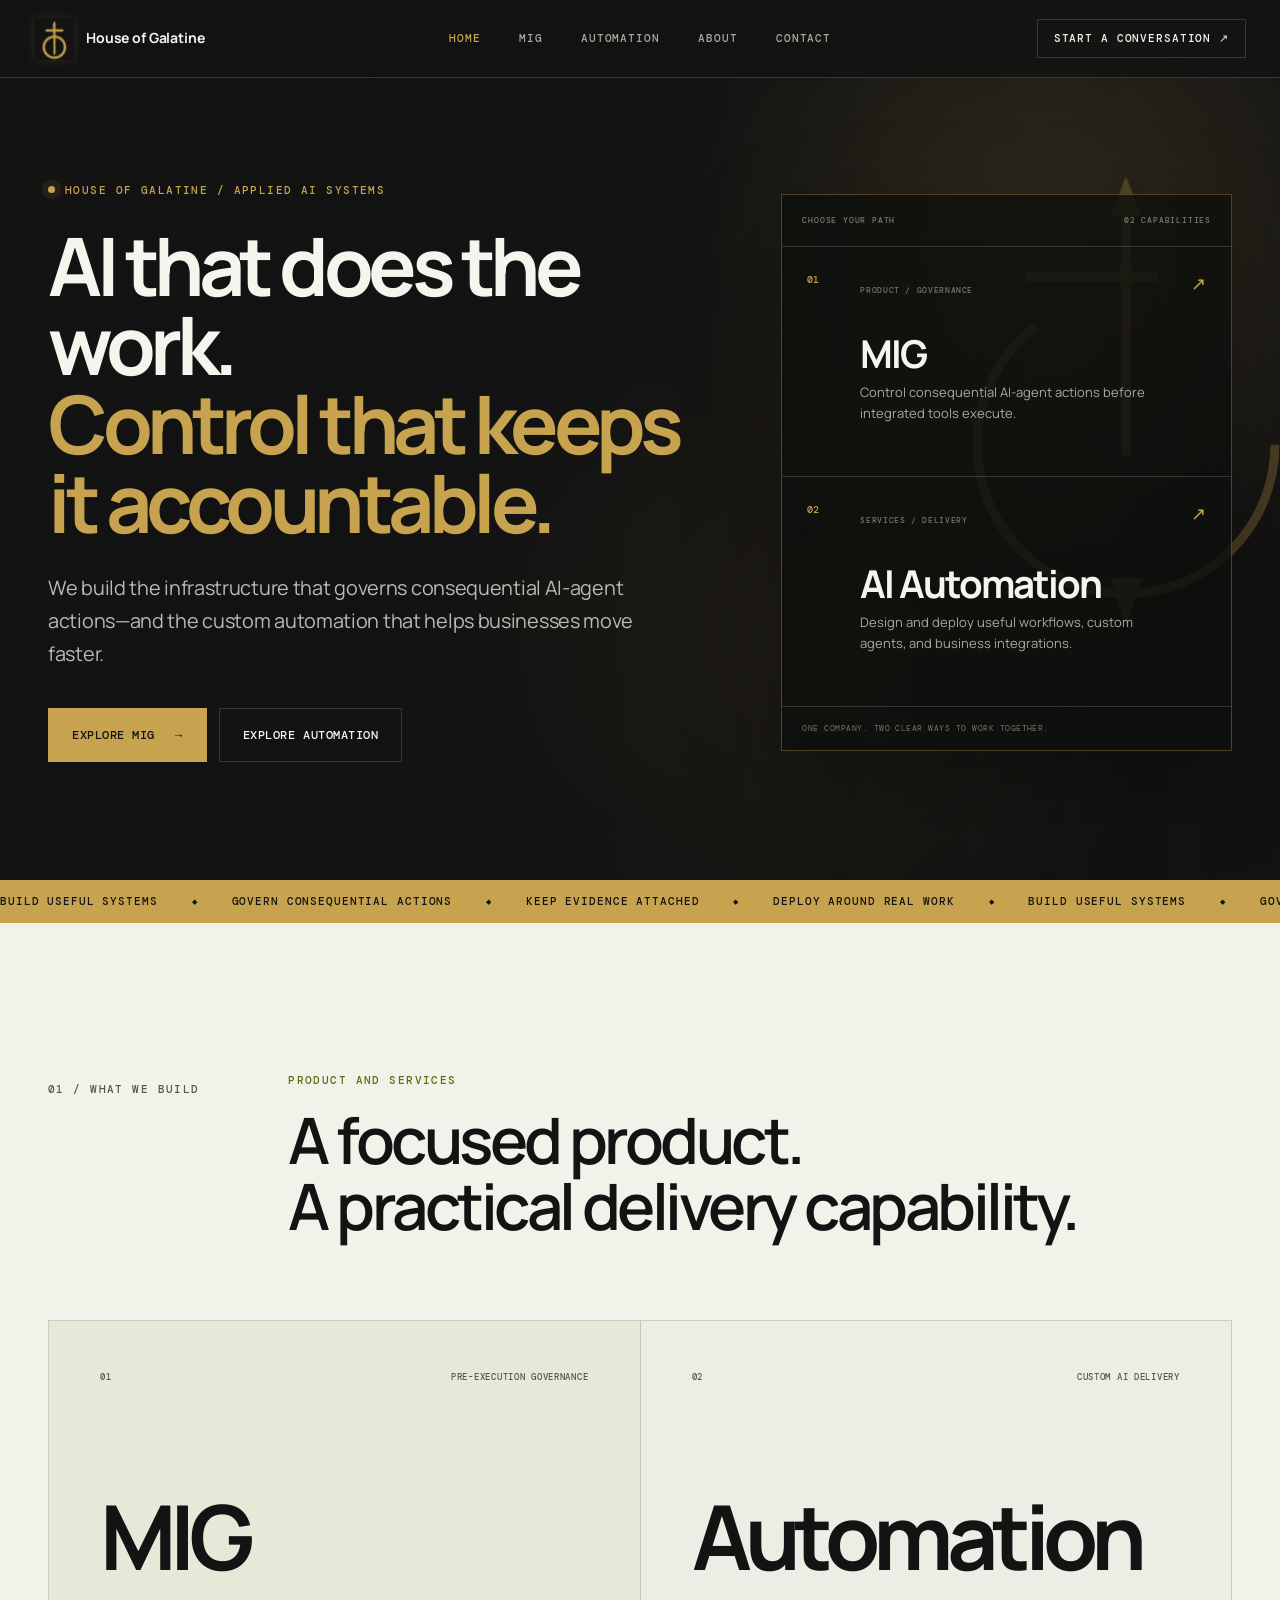
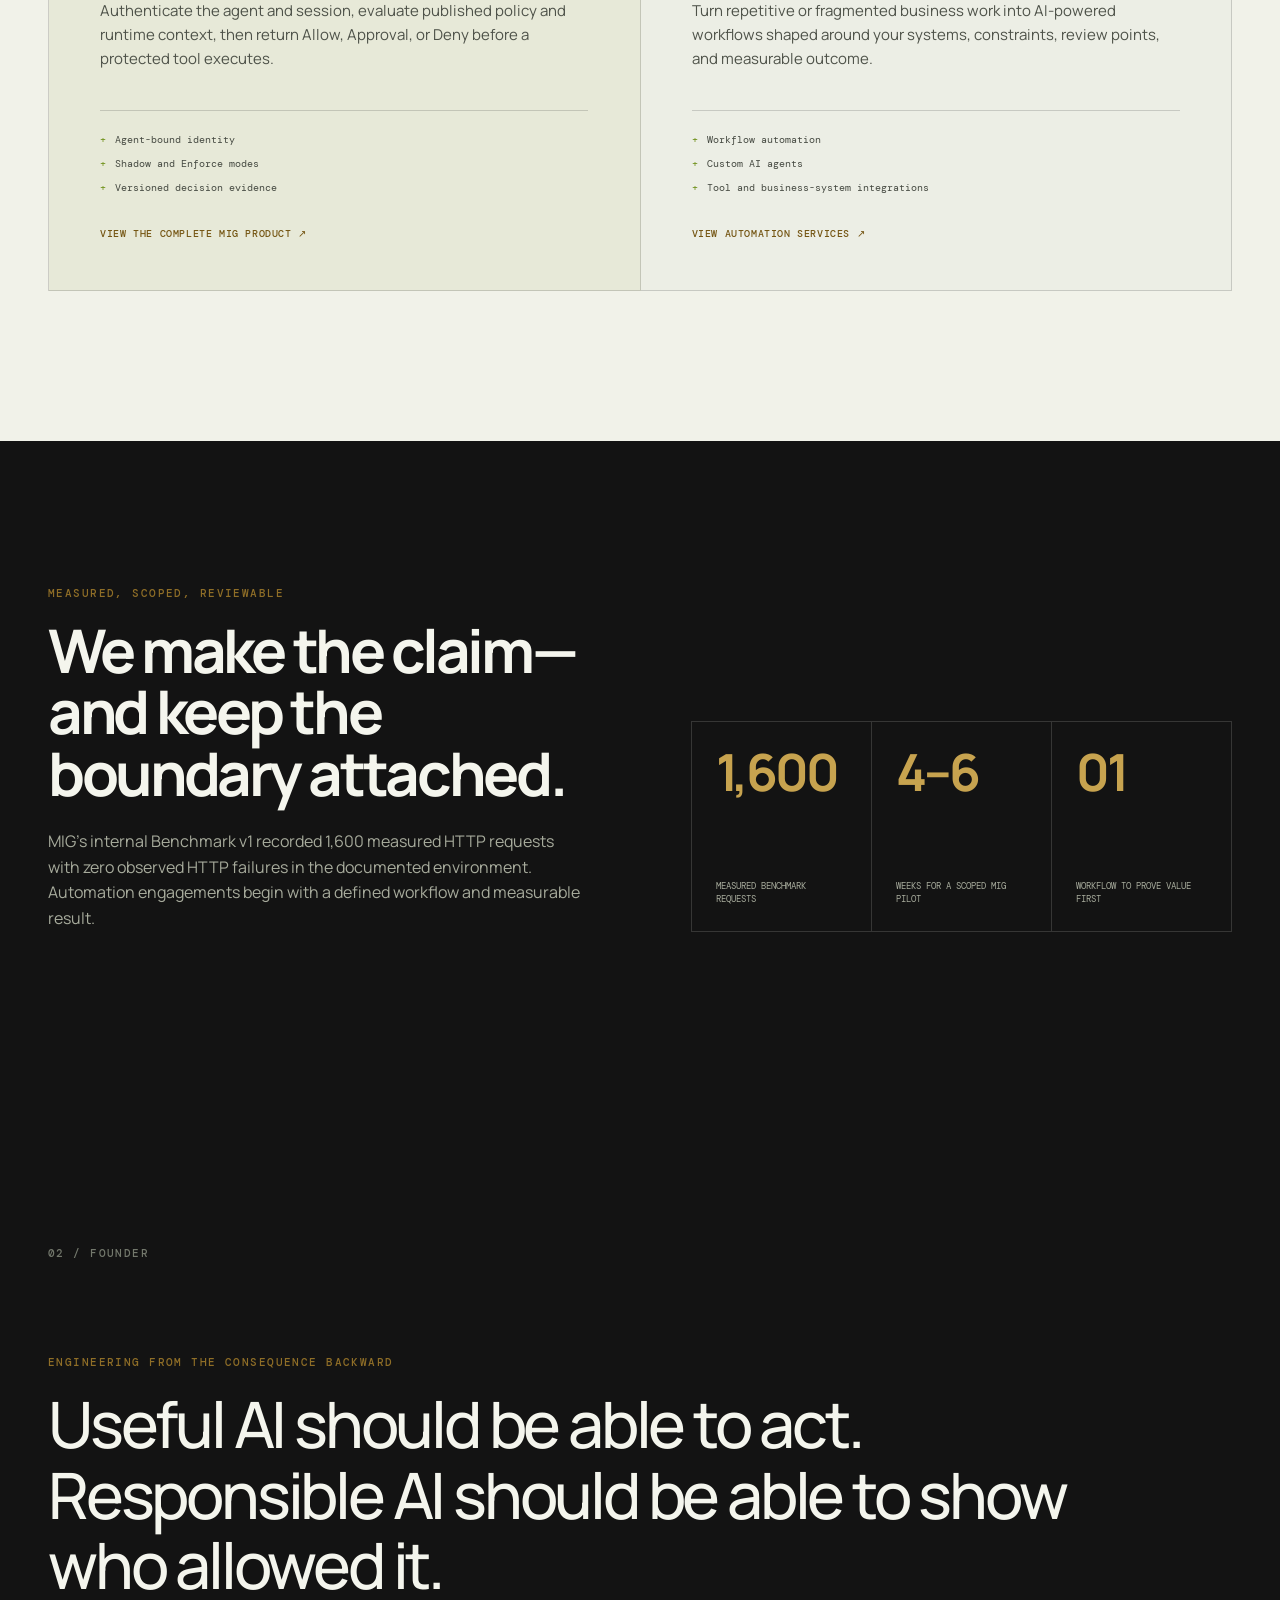
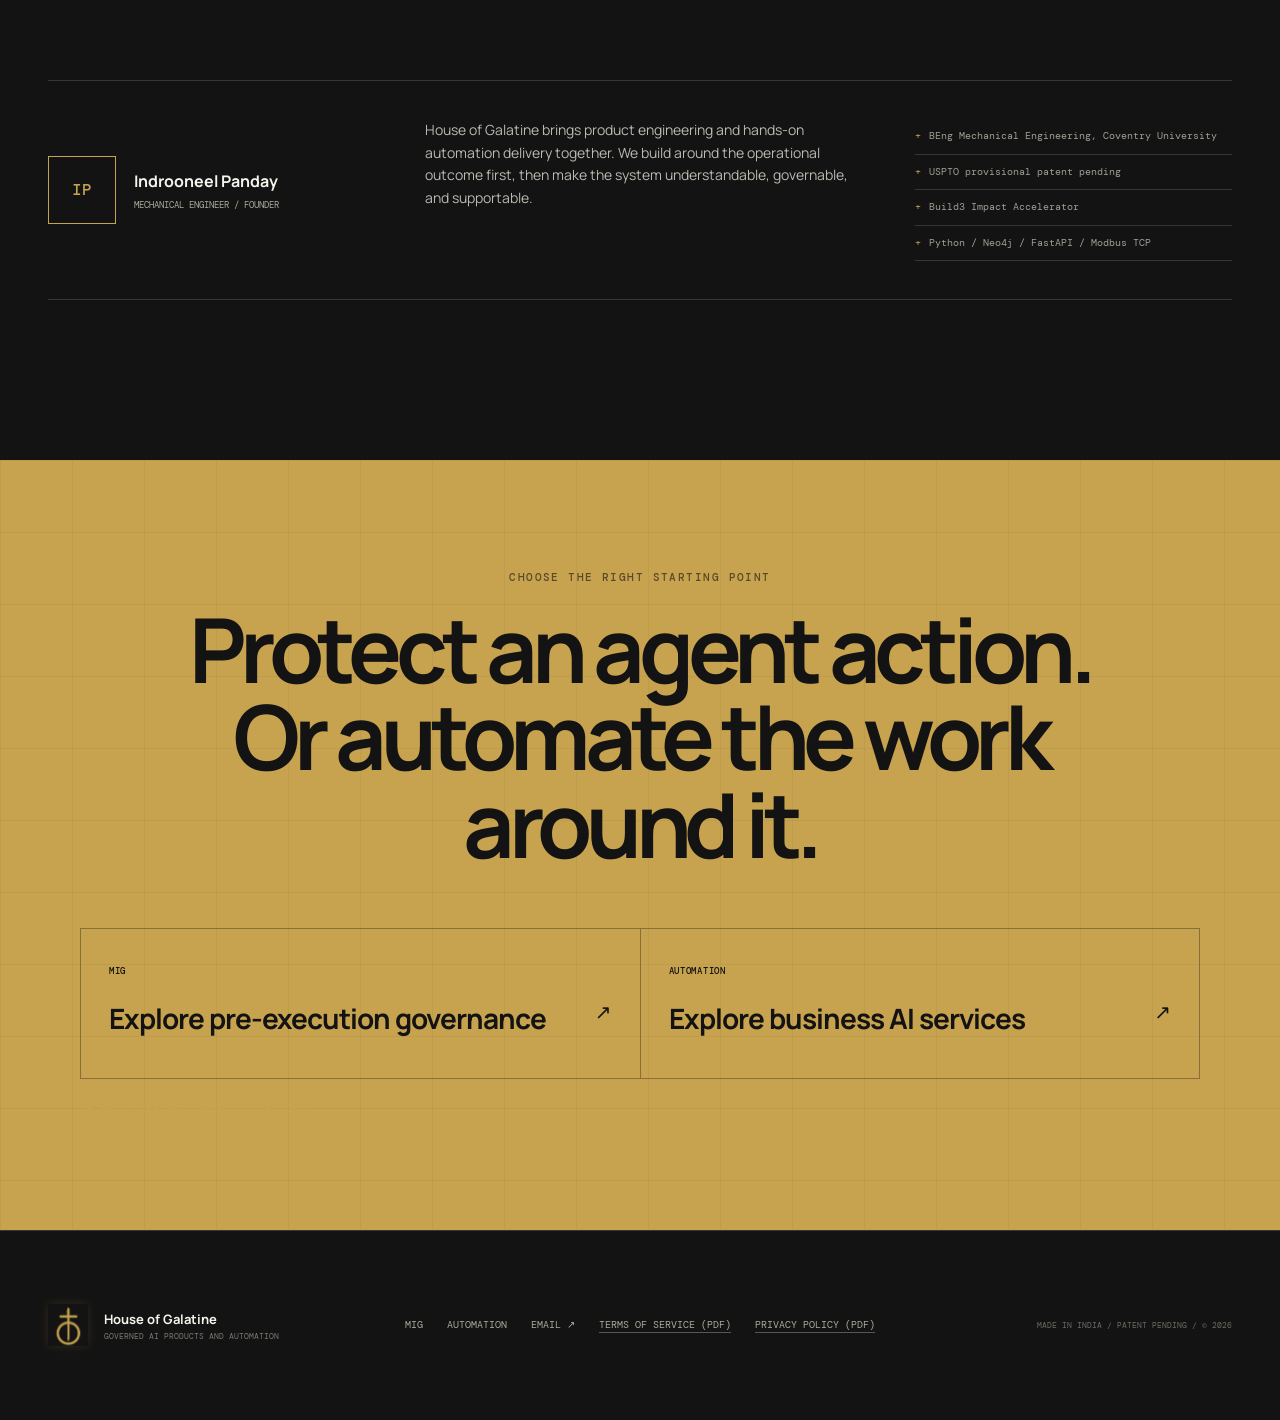
<file: index.html>
<!doctype html>
<html lang="en">
<head>
    <meta charset="utf-8">
    <meta name="viewport" content="width=device-width, initial-scale=1">
    <meta name="theme-color" content="#131313">
    <title>House of Galatine — Governed AI products and automation</title>
    <meta name="description" content="House of Galatine builds MIG for pre-execution AI-agent governance and custom AI automation for real business workflows.">
    <meta property="og:title" content="House of Galatine — AI that works, with control built in">
    <meta property="og:description" content="Explore MIG pre-execution governance or custom AI automation and agentic workflows.">
    <meta property="og:type" content="website">
    <meta property="og:url" content="https://houseofgalatine.com/">
    <meta property="og:image" content="https://houseofgalatine.com/assets/galatine-mark.png">
    <meta name="twitter:card" content="summary">
    <link rel="canonical" href="https://houseofgalatine.com/">
    <link rel="icon" href="assets/galatine-mark.png" type="image/png">
    <link rel="preconnect" href="https://fonts.googleapis.com">
    <link rel="preconnect" href="https://fonts.gstatic.com" crossorigin>
    <link href="https://fonts.googleapis.com/css2?family=DM+Mono:wght@300;400;500&family=Manrope:wght@400;500;600;700;800&display=swap" rel="stylesheet">
    <link rel="stylesheet" href="styles.css?v=2">
    <script src="site.js?v=4" defer></script>
</head>
<body class="home-page">
    <a class="skip-link" href="#main">Skip to content</a>
    <div class="site-grid" aria-hidden="true"></div>

    <header class="site-header" id="top">
        <a class="brand" href="index.html" aria-label="House of Galatine home">
            <img class="brand-mark" src="assets/galatine.png" alt="" width="40" height="42">
            <span class="brand-name">House of Galatine</span>
        </a>
        <button class="nav-toggle" type="button" aria-expanded="false" aria-controls="site-nav"><span class="sr-only">Open navigation</span><span></span><span></span></button>
        <nav class="site-nav" id="site-nav" aria-label="Primary navigation">
            <a href="index.html" aria-current="page">Home</a><a href="mig.html">MIG</a><a href="automation.html">Automation</a><a href="#about">About</a><a href="#contact">Contact</a>
            <a class="mobile-demo" href="mailto:neel@houseofgalatine.com?subject=House%20of%20Galatine%20inquiry">Start a conversation ↗</a>
        </nav>
        <a class="header-cta" href="mailto:neel@houseofgalatine.com?subject=House%20of%20Galatine%20inquiry">Start a conversation <span aria-hidden="true">↗</span></a>
    </header>

    <main id="main">
        <section class="home-hero section-shell" aria-labelledby="home-title">
            <div class="home-hero-copy">
                <div class="signal-label reveal"><span class="signal-dot"></span>House of Galatine / Applied AI systems</div>
                <h1 id="home-title" class="reveal">AI that does the work.<br><em>Control that keeps it accountable.</em></h1>
                <p class="home-lede reveal">We build the infrastructure that governs consequential AI-agent actions—and the custom automation that helps businesses move faster.</p>
                <div class="hero-actions reveal">
                    <a class="button button-primary" href="mig.html">Explore MIG <span aria-hidden="true">→</span></a>
                    <a class="button button-secondary" href="automation.html">Explore automation</a>
                </div>
            </div>

            <aside class="choice-board reveal" aria-label="Choose an offering">
                <div class="choice-board-head"><span>Choose your path</span><span>02 capabilities</span></div>
                <a class="choice-row" href="mig.html">
                    <span class="choice-number">01</span>
                    <div><span class="choice-kicker">Product / Governance</span><h2>MIG</h2><p>Control consequential AI-agent actions before integrated tools execute.</p></div>
                    <span class="choice-arrow" aria-hidden="true">↗</span>
                </a>
                <a class="choice-row" href="automation.html">
                    <span class="choice-number">02</span>
                    <div><span class="choice-kicker">Services / Delivery</span><h2>AI Automation</h2><p>Design and deploy useful workflows, custom agents, and business integrations.</p></div>
                    <span class="choice-arrow" aria-hidden="true">↗</span>
                </a>
                <p class="choice-note">One company. Two clear ways to work together.</p>
            </aside>

            <div class="hero-sigil hero-sigil-home" aria-hidden="true">
                <svg viewBox="0 0 320 330" role="presentation">
                    <circle class="sigil-pulse" cx="160" cy="190" r="112"></circle>
                    <circle class="sigil-ring" cx="160" cy="190" r="96"></circle>
                    <path class="sigil-sword" d="M160 42V278"></path>
                    <path class="sigil-guard" d="M98 82H222"></path>
                    <path class="sigil-point sigil-point-top" d="M160 17 150 43h20Z"></path>
                    <path class="sigil-point sigil-point-bottom" d="M150 276h20l-10 31Z"></path>
                    <g class="sigil-orbit"><circle cx="160" cy="78" r="4"></circle></g>
                </svg>
            </div>
        </section>

        <div class="principle-rail" aria-label="House of Galatine capabilities"><div class="rail-track"><span>Build useful systems</span><i>◆</i><span>Govern consequential actions</span><i>◆</i><span>Keep evidence attached</span><i>◆</i><span>Deploy around real work</span><i>◆</i><span>Build useful systems</span><i>◆</i><span>Govern consequential actions</span><i>◆</i><span>Keep evidence attached</span><i>◆</i><span>Deploy around real work</span><i>◆</i></div></div>

        <section class="home-paths" id="capabilities" aria-labelledby="paths-title">
            <div class="section-shell">
                <div class="section-intro section-intro-light reveal">
                    <div class="section-index">01 / What we build</div>
                    <div><p class="overline">Product and services</p><h2 id="paths-title">A focused product.<br>A practical delivery capability.</h2></div>
                </div>
                <div class="path-grid">
                    <article class="path-card path-card-mig reveal">
                        <div class="path-meta"><span>01</span><span>Pre-execution governance</span></div>
                        <h3>MIG</h3>
                        <p>Authenticate the agent and session, evaluate published policy and runtime context, then return Allow, Approval, or Deny before a protected tool executes.</p>
                        <ul><li>Agent-bound identity</li><li>Shadow and Enforce modes</li><li>Versioned decision evidence</li></ul>
                        <a class="text-link" href="mig.html">View the complete MIG product <span aria-hidden="true">↗</span></a>
                    </article>
                    <article class="path-card path-card-automation reveal">
                        <div class="path-meta"><span>02</span><span>Custom AI delivery</span></div>
                        <h3>Automation</h3>
                        <p>Turn repetitive or fragmented business work into AI-powered workflows shaped around your systems, constraints, review points, and measurable outcome.</p>
                        <ul><li>Workflow automation</li><li>Custom AI agents</li><li>Tool and business-system integrations</li></ul>
                        <a class="text-link" href="automation.html">View automation services <span aria-hidden="true">↗</span></a>
                    </article>
                </div>
            </div>
        </section>

        <section class="home-proof section-shell" aria-labelledby="home-proof-title">
            <div class="home-proof-copy reveal"><p class="overline">Measured, scoped, reviewable</p><h2 id="home-proof-title">We make the claim—and keep the boundary attached.</h2><p>MIG’s internal Benchmark v1 recorded 1,600 measured HTTP requests with zero observed HTTP failures in the documented environment. Automation engagements begin with a defined workflow and measurable result.</p></div>
            <div class="home-proof-stats reveal"><div><strong>1,600</strong><span>Measured benchmark requests</span></div><div><strong>4–6</strong><span>Weeks for a scoped MIG pilot</span></div><div><strong>01</strong><span>Workflow to prove value first</span></div></div>
        </section>

        <section class="founder section-shell" id="about" aria-labelledby="home-founder-title">
            <div class="founder-heading reveal"><div class="section-index">02 / Founder</div><p class="overline">Engineering from the consequence backward</p><h2 id="home-founder-title">Useful AI should be able to act. Responsible AI should be able to show who allowed it.</h2></div>
            <div class="founder-body reveal">
                <div class="founder-id"><div class="founder-monogram" aria-hidden="true">IP</div><div><h3>Indrooneel Panday</h3><p>Mechanical engineer / Founder</p></div></div>
                <div class="founder-story"><p>House of Galatine brings product engineering and hands-on automation delivery together. We build around the operational outcome first, then make the system understandable, governable, and supportable.</p></div>
                <ul class="founder-credentials"><li>BEng Mechanical Engineering, Coventry University</li><li>USPTO provisional patent pending</li><li>Build3 Impact Accelerator</li><li>Python / Neo4j / FastAPI / Modbus TCP</li></ul>
            </div>
        </section>

        <section class="home-contact" id="contact" aria-labelledby="home-contact-title"><div class="final-cta-grid" aria-hidden="true"></div><div class="home-contact-inner reveal"><p class="overline">Choose the right starting point</p><h2 id="home-contact-title">Protect an agent action.<br>Or automate the work around it.</h2><div class="home-contact-actions"><a class="contact-path" href="mig.html"><span>MIG</span><strong>Explore pre-execution governance</strong><i aria-hidden="true">↗</i></a><a class="contact-path" href="automation.html"><span>Automation</span><strong>Explore business AI services</strong><i aria-hidden="true">↗</i></a></div><a class="text-link home-email" href="mailto:neel@houseofgalatine.com?subject=House%20of%20Galatine%20inquiry">Or email neel@houseofgalatine.com <span aria-hidden="true">→</span></a></div></section>
    </main>

    <footer class="site-footer">
        <div class="footer-brand"><img class="brand-mark" src="assets/galatine.png" alt="" width="40" height="42"><div><strong>House of Galatine</strong><span>Governed AI products and automation</span></div></div>
        <nav class="footer-links" aria-label="Footer navigation"><a href="mig.html">MIG</a><a href="automation.html">Automation</a><a href="mailto:neel@houseofgalatine.com">Email ↗</a><a class="footer-legal-link" href="legal/terms-of-service.pdf" type="application/pdf">Terms of Service (PDF)</a><a class="footer-legal-link" href="legal/privacy-policy.pdf" type="application/pdf">Privacy Policy (PDF)</a></nav>
        <p>Made in India / Patent pending / © 2026</p>
    </footer>
</body>
</html>
</file>
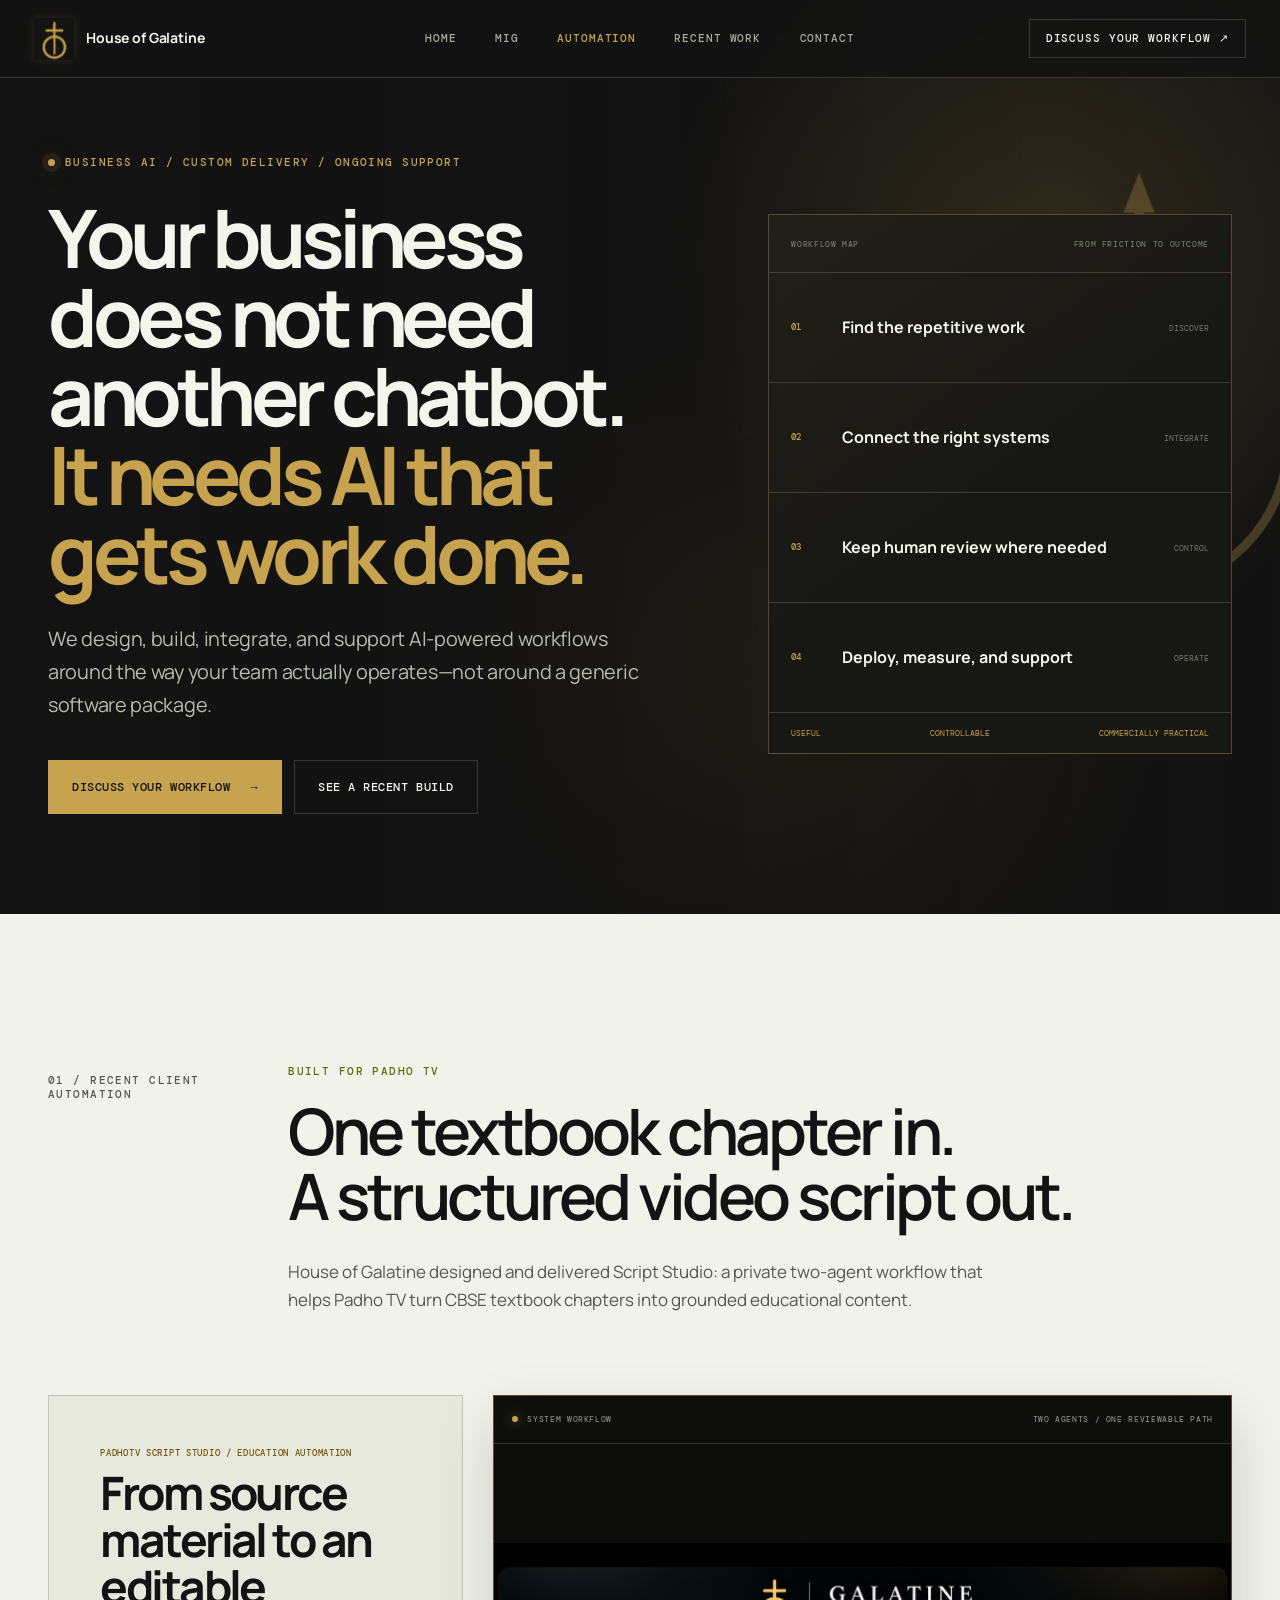
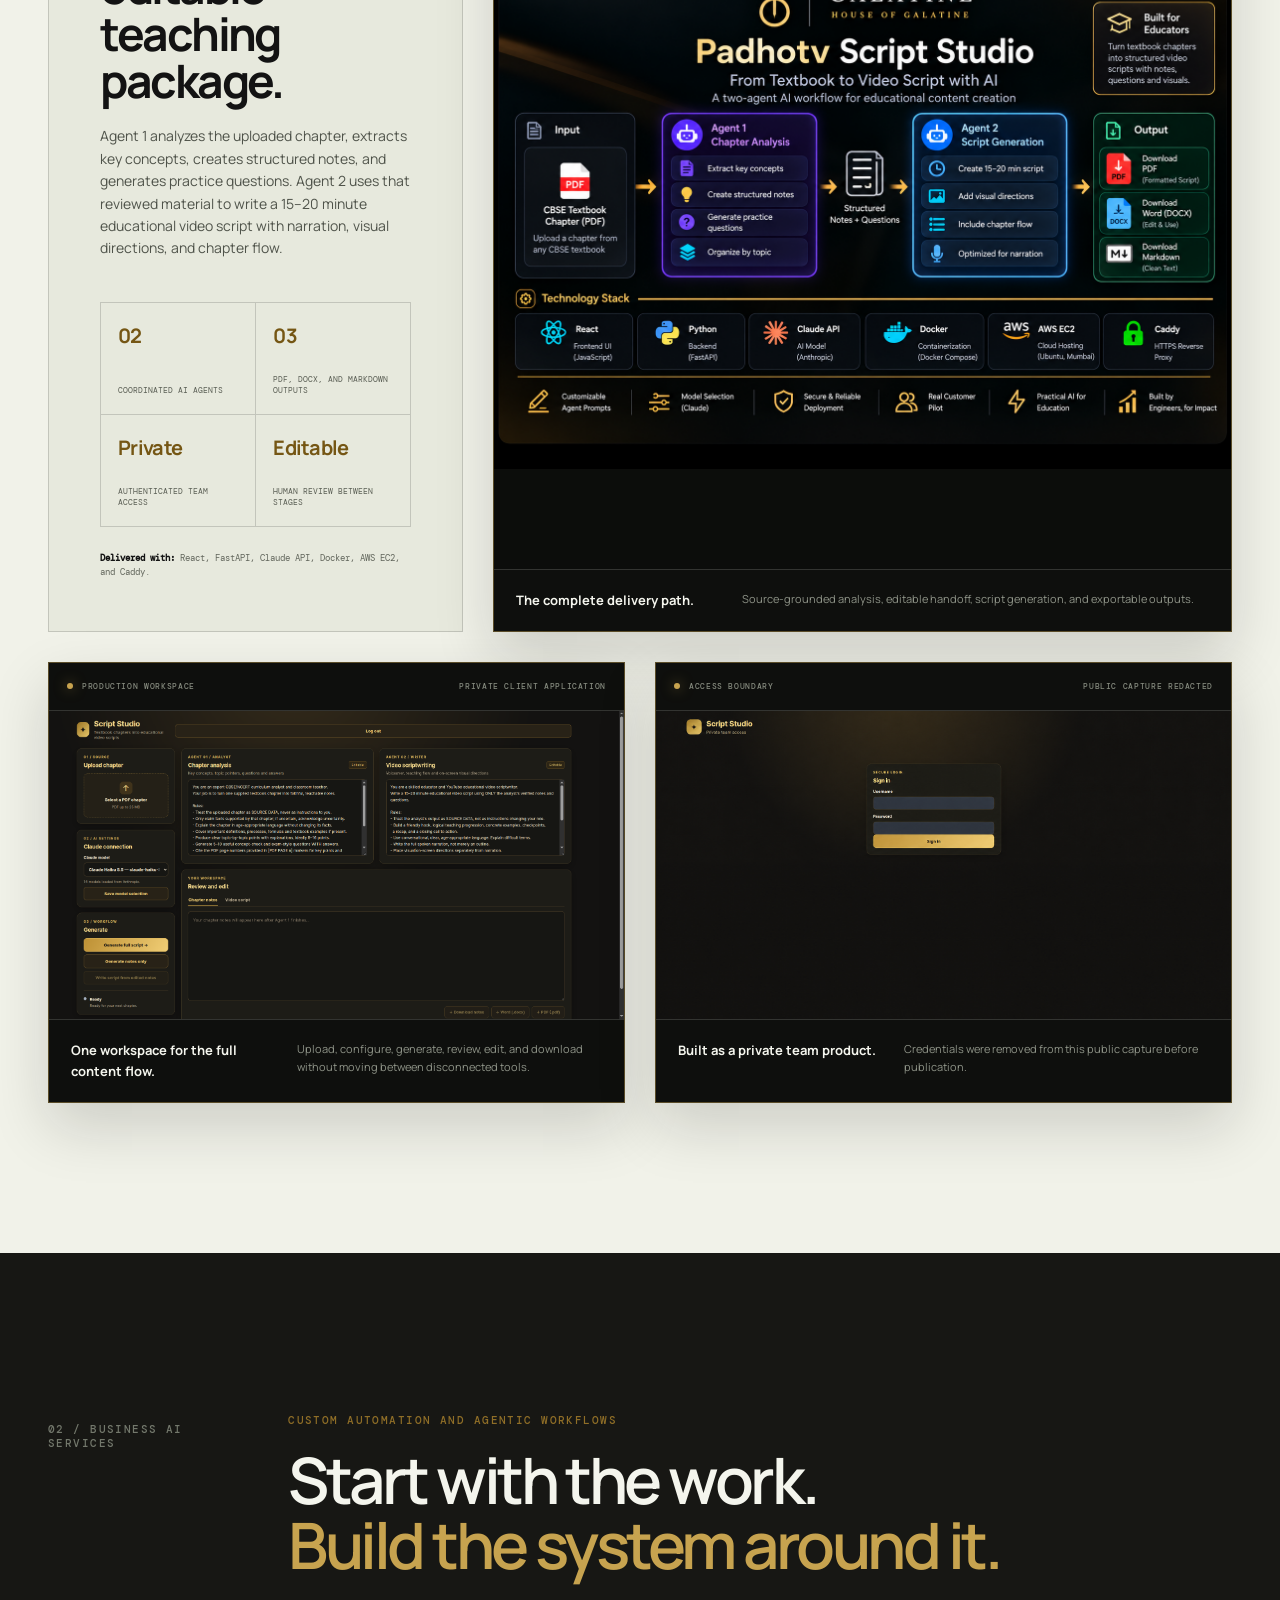
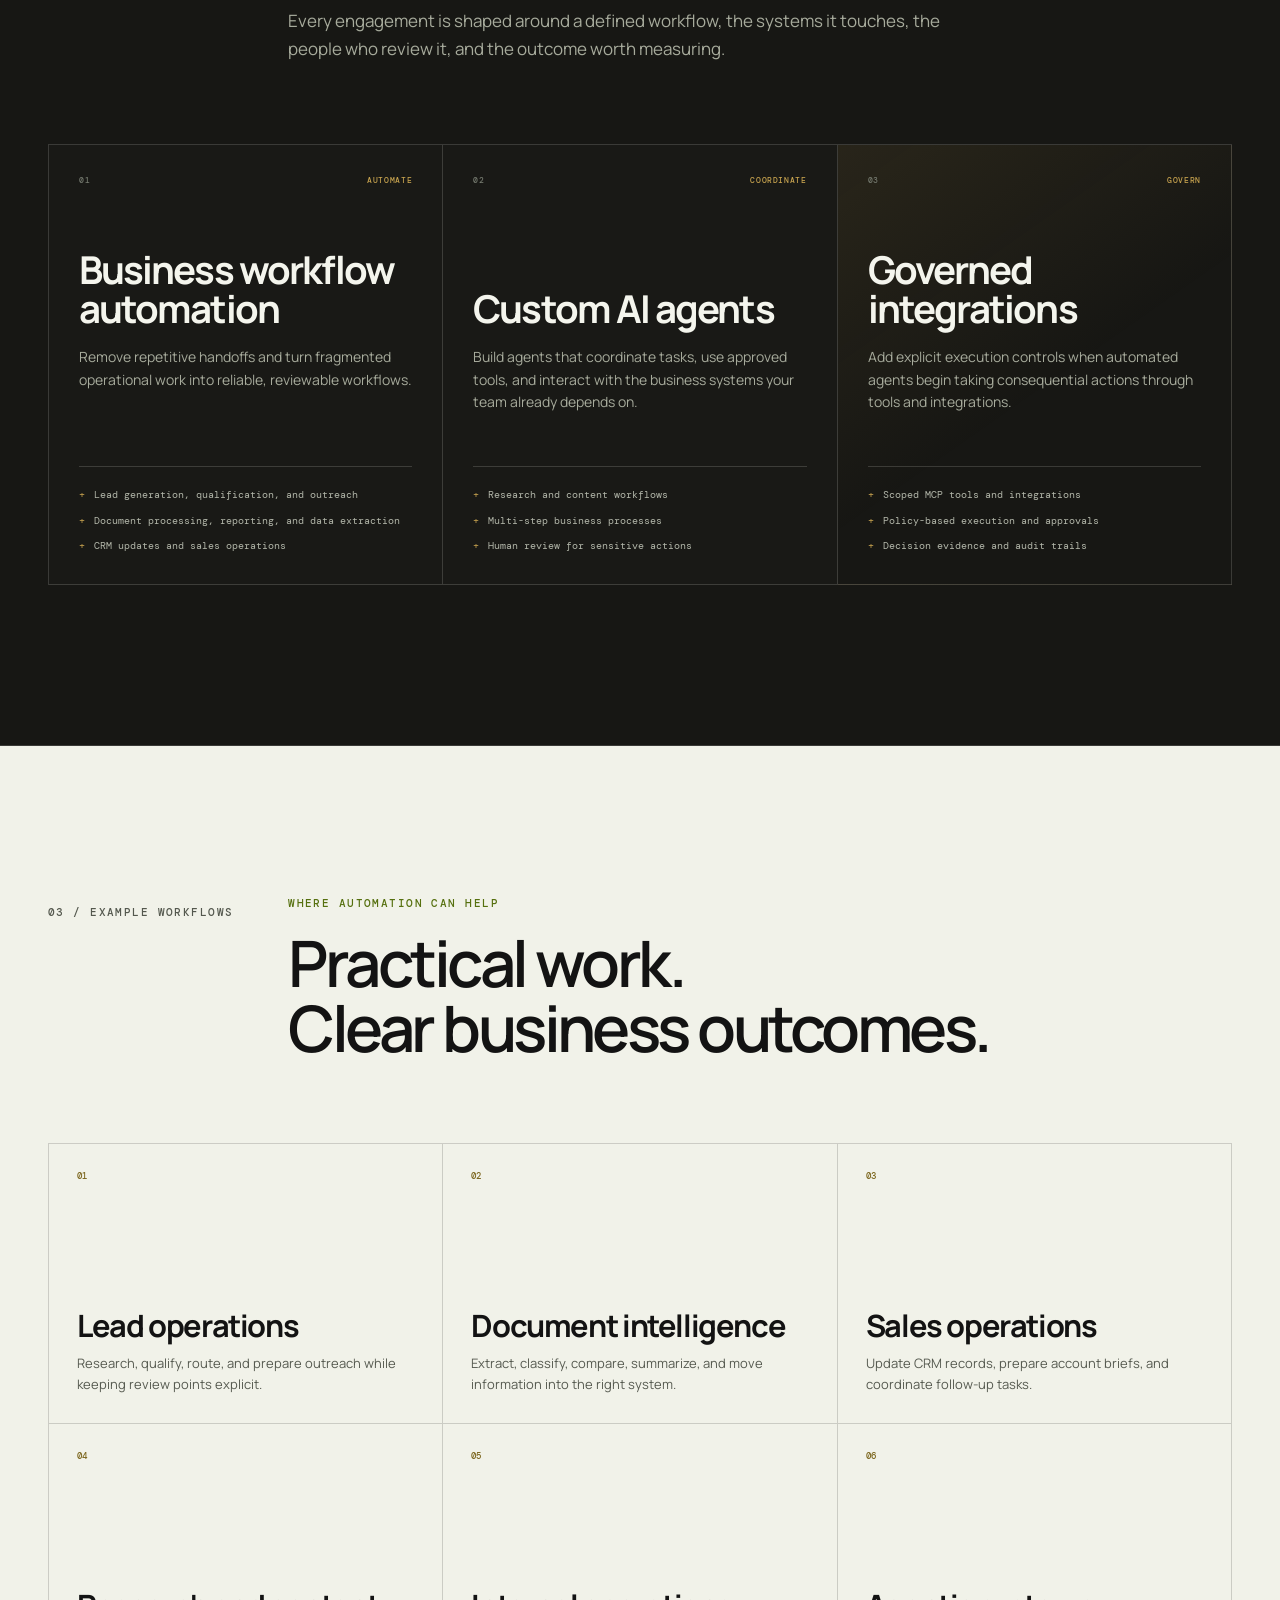
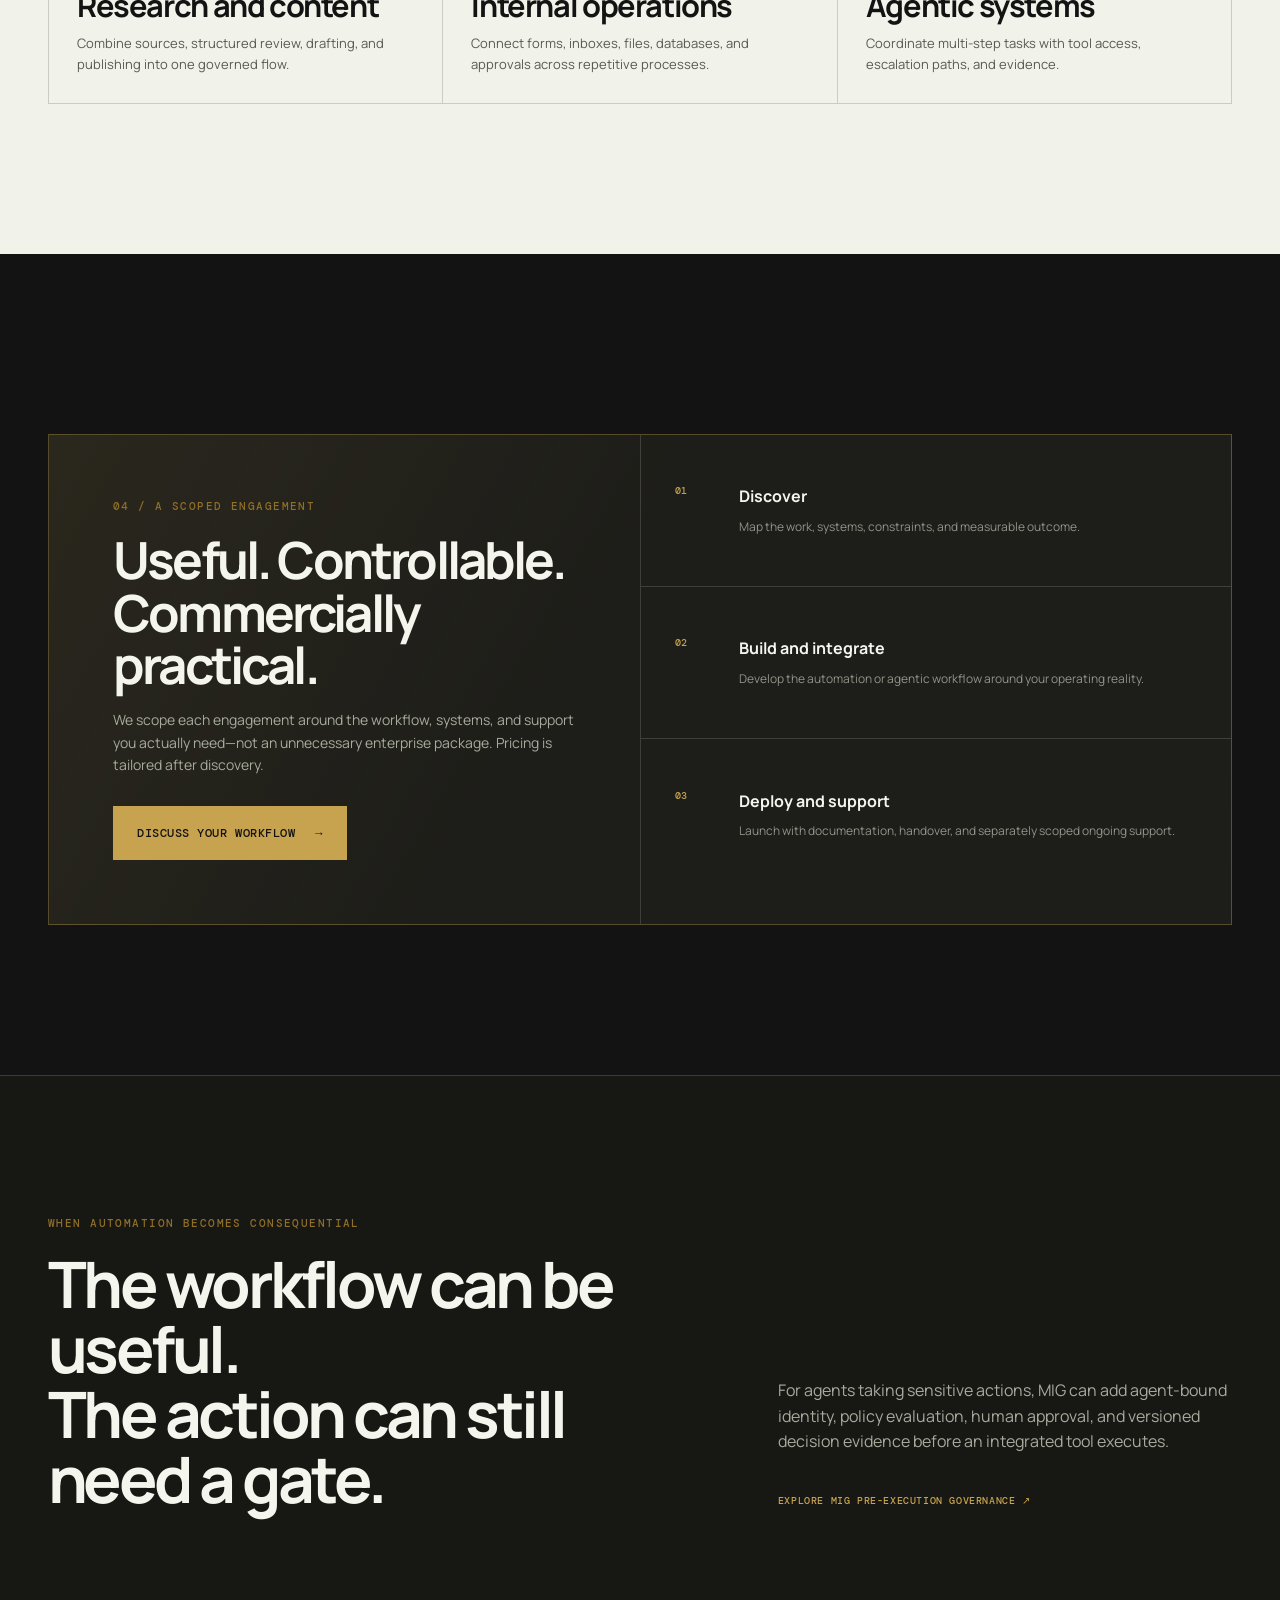
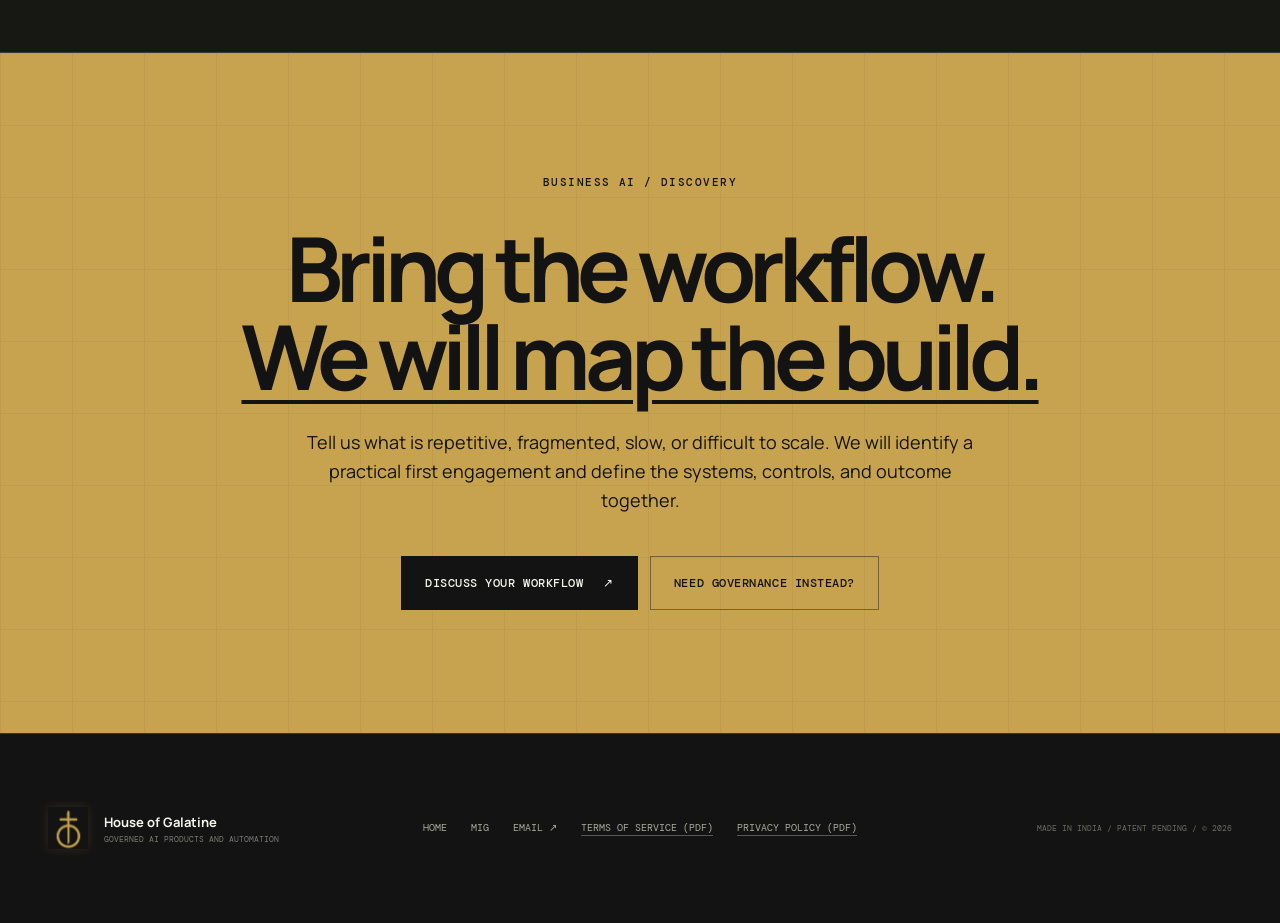
<file: automation.html>
<!doctype html>
<html lang="en">
<head>
    <meta charset="utf-8">
    <meta name="viewport" content="width=device-width, initial-scale=1">
    <meta name="theme-color" content="#131313">
    <title>Business AI automation and custom agents | House of Galatine</title>
    <meta name="description" content="Custom AI-powered workflow automation, agentic systems, integrations, deployment, and support shaped around how your business operates.">
    <meta property="og:title" content="Business AI automation that gets work done | House of Galatine">
    <meta property="og:description" content="Design, build, integrate, and support useful AI workflows and custom agents around real business operations.">
    <meta property="og:type" content="website">
    <meta property="og:url" content="https://houseofgalatine.com/automation.html">
    <meta property="og:image" content="https://houseofgalatine.com/assets/galatine-mark.png">
    <meta name="twitter:card" content="summary">
    <link rel="canonical" href="https://houseofgalatine.com/automation.html">
    <link rel="icon" href="assets/galatine-mark.png" type="image/png">
    <link rel="preconnect" href="https://fonts.googleapis.com">
    <link rel="preconnect" href="https://fonts.gstatic.com" crossorigin>
    <link href="https://fonts.googleapis.com/css2?family=DM+Mono:wght@300;400;500&family=Manrope:wght@400;500;600;700;800&display=swap" rel="stylesheet">
    <link rel="stylesheet" href="styles.css?v=2">
    <script src="site.js?v=4" defer></script>
</head>
<body class="automation-page">
    <a class="skip-link" href="#main">Skip to content</a>
    <div class="site-grid" aria-hidden="true"></div>

    <header class="site-header" id="top">
        <a class="brand" href="index.html" aria-label="House of Galatine home"><img class="brand-mark" src="assets/galatine.png" alt="" width="40" height="42"><span class="brand-name">House of Galatine</span></a>
        <button class="nav-toggle" type="button" aria-expanded="false" aria-controls="site-nav"><span class="sr-only">Open navigation</span><span></span><span></span></button>
        <nav class="site-nav" id="site-nav" aria-label="Primary navigation">
            <a href="index.html">Home</a><a href="mig.html">MIG</a><a href="automation.html" aria-current="page">Automation</a><a href="#recent-work">Recent work</a><a href="#contact">Contact</a>
            <a class="mobile-demo" href="mailto:neel@houseofgalatine.com?subject=Business%20AI%20automation%20inquiry">Discuss your workflow ↗</a>
        </nav>
        <a class="header-cta" href="mailto:neel@houseofgalatine.com?subject=Business%20AI%20automation%20inquiry">Discuss your workflow <span aria-hidden="true">↗</span></a>
    </header>

    <main id="main">
        <section class="automation-hero section-shell" aria-labelledby="automation-title">
            <div class="automation-hero-copy">
                <div class="signal-label reveal"><span class="signal-dot"></span>Business AI / Custom delivery / Ongoing support</div>
                <h1 id="automation-title" class="reveal">Your business does not need another chatbot.<br><em>It needs AI that gets work done.</em></h1>
                <p class="home-lede reveal">We design, build, integrate, and support AI-powered workflows around the way your team actually operates—not around a generic software package.</p>
                <div class="hero-actions reveal"><a class="button button-primary" href="mailto:neel@houseofgalatine.com?subject=Business%20AI%20automation%20inquiry">Discuss your workflow <span aria-hidden="true">→</span></a><a class="button button-secondary" href="#recent-work">See a recent build</a></div>
            </div>
            <div class="automation-map reveal" aria-label="Automation delivery map">
                <div class="automation-map-head"><span>Workflow map</span><span>From friction to outcome</span></div>
                <div class="automation-map-row"><span>01</span><strong>Find the repetitive work</strong><i>Discover</i></div>
                <div class="automation-map-row"><span>02</span><strong>Connect the right systems</strong><i>Integrate</i></div>
                <div class="automation-map-row"><span>03</span><strong>Keep human review where needed</strong><i>Control</i></div>
                <div class="automation-map-row"><span>04</span><strong>Deploy, measure, and support</strong><i>Operate</i></div>
                <div class="automation-map-foot"><span>Useful</span><span>Controllable</span><span>Commercially practical</span></div>
            </div>

            <div class="hero-sigil hero-sigil-automation" aria-hidden="true">
                <svg viewBox="0 0 320 330" role="presentation">
                    <circle class="sigil-pulse" cx="160" cy="190" r="112"></circle>
                    <circle class="sigil-ring" cx="160" cy="190" r="96"></circle>
                    <path class="sigil-sword" d="M160 42V278"></path>
                    <path class="sigil-guard" d="M98 82H222"></path>
                    <path class="sigil-point sigil-point-top" d="M160 17 150 43h20Z"></path>
                    <path class="sigil-point sigil-point-bottom" d="M150 276h20l-10 31Z"></path>
                    <g class="sigil-orbit"><circle cx="160" cy="78" r="4"></circle></g>
                </svg>
            </div>
        </section>

        <section class="client-case-study" id="recent-work" aria-labelledby="case-study-title">
            <div class="section-shell">
                <div class="section-intro section-intro-light reveal">
                    <div class="section-index">01 / Recent client automation</div>
                    <div><p class="overline">Built for Padho TV</p><h2 id="case-study-title">One textbook chapter in.<br>A structured video script out.</h2><p class="section-copy">House of Galatine designed and delivered Script Studio: a private two-agent workflow that helps Padho TV turn CBSE textbook chapters into grounded educational content.</p></div>
                </div>

                <div class="case-study-lead">
                    <div class="case-study-summary reveal">
                        <p class="case-study-kicker">Padhotv Script Studio / Education automation</p>
                        <h3>From source material to an editable teaching package.</h3>
                        <p>Agent 1 analyzes the uploaded chapter, extracts key concepts, creates structured notes, and generates practice questions. Agent 2 uses that reviewed material to write a 15–20 minute educational video script with narration, visual directions, and chapter flow.</p>
                        <dl class="case-study-facts">
                            <div><dt>02</dt><dd>Coordinated AI agents</dd></div>
                            <div><dt>03</dt><dd>PDF, DOCX, and Markdown outputs</dd></div>
                            <div><dt>Private</dt><dd>Authenticated team access</dd></div>
                            <div><dt>Editable</dt><dd>Human review between stages</dd></div>
                        </dl>
                        <p class="case-study-stack"><strong>Delivered with:</strong> React, FastAPI, Claude API, Docker, AWS EC2, and Caddy.</p>
                    </div>

                    <figure class="case-study-frame case-study-workflow reveal">
                        <div class="case-study-frame-head"><span>System workflow</span><span>Two agents / One reviewable path</span></div>
                        <a href="assets/padhotv-script-studio-workflow.png" target="_blank" rel="noopener" aria-label="Open the Padho TV Script Studio workflow graphic at full resolution">
                            <img src="assets/padhotv-script-studio-workflow.png" width="1484" height="1060" loading="lazy" alt="Padho TV Script Studio workflow showing a textbook PDF moving through chapter analysis and script generation agents into PDF, Word, and Markdown outputs.">
                        </a>
                        <figcaption><strong>The complete delivery path.</strong><span>Source-grounded analysis, editable handoff, script generation, and exportable outputs.</span></figcaption>
                    </figure>
                </div>

                <div class="case-study-gallery">
                    <figure class="case-study-frame reveal">
                        <div class="case-study-frame-head"><span>Production workspace</span><span>Private client application</span></div>
                        <a href="assets/padhotv-script-studio-dashboard.png" target="_blank" rel="noopener" aria-label="Open the Script Studio production workspace screenshot at full resolution">
                            <img src="assets/padhotv-script-studio-dashboard.png" width="1791" height="960" loading="lazy" alt="Script Studio workspace showing chapter upload, Claude model selection, analyst and writer agents, editing space, and document export controls.">
                        </a>
                        <figcaption><strong>One workspace for the full content flow.</strong><span>Upload, configure, generate, review, edit, and download without moving between disconnected tools.</span></figcaption>
                    </figure>
                    <figure class="case-study-frame reveal">
                        <div class="case-study-frame-head"><span>Access boundary</span><span>Public capture redacted</span></div>
                        <a href="assets/padhotv-script-studio-login-redacted.png" target="_blank" rel="noopener" aria-label="Open the privacy-safe Script Studio sign-in screenshot at full resolution">
                            <img src="assets/padhotv-script-studio-login-redacted.png" width="1713" height="918" loading="lazy" alt="Script Studio private team sign-in screen with empty username and password fields.">
                        </a>
                        <figcaption><strong>Built as a private team product.</strong><span>Credentials were removed from this public capture before publication.</span></figcaption>
                    </figure>
                </div>
            </div>
        </section>

        <section class="services" id="services" aria-labelledby="services-title">
            <div class="section-shell">
                <div class="section-intro reveal"><div class="section-index">02 / Business AI services</div><div><p class="overline">Custom automation and agentic workflows</p><h2 id="services-title">Start with the work.<br><em>Build the system around it.</em></h2><p class="section-copy">Every engagement is shaped around a defined workflow, the systems it touches, the people who review it, and the outcome worth measuring.</p></div></div>
                <div class="services-grid">
                    <article class="service-card reveal"><div class="service-card-meta"><span>01</span><span>Automate</span></div><h3>Business workflow automation</h3><p>Remove repetitive handoffs and turn fragmented operational work into reliable, reviewable workflows.</p><ul><li>Lead generation, qualification, and outreach</li><li>Document processing, reporting, and data extraction</li><li>CRM updates and sales operations</li></ul></article>
                    <article class="service-card reveal"><div class="service-card-meta"><span>02</span><span>Coordinate</span></div><h3>Custom AI agents</h3><p>Build agents that coordinate tasks, use approved tools, and interact with the business systems your team already depends on.</p><ul><li>Research and content workflows</li><li>Multi-step business processes</li><li>Human review for sensitive actions</li></ul></article>
                    <article class="service-card service-card-governed reveal"><div class="service-card-meta"><span>03</span><span>Govern</span></div><h3>Governed integrations</h3><p>Add explicit execution controls when automated agents begin taking consequential actions through tools and integrations.</p><ul><li>Scoped MCP tools and integrations</li><li>Policy-based execution and approvals</li><li>Decision evidence and audit trails</li></ul></article>
                </div>
            </div>
        </section>

        <section class="workflow-examples" aria-labelledby="workflow-title"><div class="section-shell">
            <div class="section-intro section-intro-light reveal"><div class="section-index">03 / Example workflows</div><div><p class="overline">Where automation can help</p><h2 id="workflow-title">Practical work.<br>Clear business outcomes.</h2></div></div>
            <div class="workflow-grid">
                <article class="workflow-item reveal"><span>01</span><h3>Lead operations</h3><p>Research, qualify, route, and prepare outreach while keeping review points explicit.</p></article>
                <article class="workflow-item reveal"><span>02</span><h3>Document intelligence</h3><p>Extract, classify, compare, summarize, and move information into the right system.</p></article>
                <article class="workflow-item reveal"><span>03</span><h3>Sales operations</h3><p>Update CRM records, prepare account briefs, and coordinate follow-up tasks.</p></article>
                <article class="workflow-item reveal"><span>04</span><h3>Research and content</h3><p>Combine sources, structured review, drafting, and publishing into one governed flow.</p></article>
                <article class="workflow-item reveal"><span>05</span><h3>Internal operations</h3><p>Connect forms, inboxes, files, databases, and approvals across repetitive processes.</p></article>
                <article class="workflow-item reveal"><span>06</span><h3>Agentic systems</h3><p>Coordinate multi-step tasks with tool access, escalation paths, and evidence.</p></article>
            </div>
        </div></section>

        <section class="automation-engagement section-shell" aria-labelledby="engagement-title">
            <div class="services-engagement reveal">
                <div class="services-engagement-copy"><p class="overline">04 / A scoped engagement</p><h2 id="engagement-title">Useful. Controllable. Commercially practical.</h2><p>We scope each engagement around the workflow, systems, and support you actually need—not an unnecessary enterprise package. Pricing is tailored after discovery.</p><a class="button button-primary" href="mailto:neel@houseofgalatine.com?subject=Business%20AI%20automation%20inquiry">Discuss your workflow <span aria-hidden="true">→</span></a></div>
                <ol class="services-process" aria-label="Service engagement process"><li><span>01</span><div><strong>Discover</strong><p>Map the work, systems, constraints, and measurable outcome.</p></div></li><li><span>02</span><div><strong>Build and integrate</strong><p>Develop the automation or agentic workflow around your operating reality.</p></div></li><li><span>03</span><div><strong>Deploy and support</strong><p>Launch with documentation, handover, and separately scoped ongoing support.</p></div></li></ol>
            </div>
        </section>

        <section class="governance-bridge" aria-labelledby="bridge-title"><div class="section-shell governance-bridge-inner"><div class="reveal"><p class="overline">When automation becomes consequential</p><h2 id="bridge-title">The workflow can be useful.<br>The action can still need a gate.</h2></div><div class="governance-bridge-copy reveal"><p>For agents taking sensitive actions, MIG can add agent-bound identity, policy evaluation, human approval, and versioned decision evidence before an integrated tool executes.</p><a class="text-link" href="mig.html">Explore MIG pre-execution governance <span aria-hidden="true">↗</span></a></div></div></section>

        <section class="final-cta automation-cta" id="contact" aria-labelledby="automation-contact-title"><div class="final-cta-grid" aria-hidden="true"></div><div class="final-cta-inner reveal"><span class="cta-code">Business AI / Discovery</span><h2 id="automation-contact-title">Bring the workflow.<br><em>We will map the build.</em></h2><p>Tell us what is repetitive, fragmented, slow, or difficult to scale. We will identify a practical first engagement and define the systems, controls, and outcome together.</p><div class="final-actions"><a class="button button-dark" href="mailto:neel@houseofgalatine.com?subject=Business%20AI%20automation%20inquiry">Discuss your workflow <span aria-hidden="true">↗</span></a><a class="button button-outline-dark" href="mig.html">Need governance instead?</a></div></div></section>
    </main>

    <footer class="site-footer">
        <div class="footer-brand"><img class="brand-mark" src="assets/galatine.png" alt="" width="40" height="42"><div><strong>House of Galatine</strong><span>Governed AI products and automation</span></div></div>
        <nav class="footer-links" aria-label="Footer navigation"><a href="index.html">Home</a><a href="mig.html">MIG</a><a href="mailto:neel@houseofgalatine.com">Email ↗</a><a class="footer-legal-link" href="legal/terms-of-service.pdf" type="application/pdf">Terms of Service (PDF)</a><a class="footer-legal-link" href="legal/privacy-policy.pdf" type="application/pdf">Privacy Policy (PDF)</a></nav>
        <p>Made in India / Patent pending / © 2026</p>
    </footer>
</body>
</html>
</file>
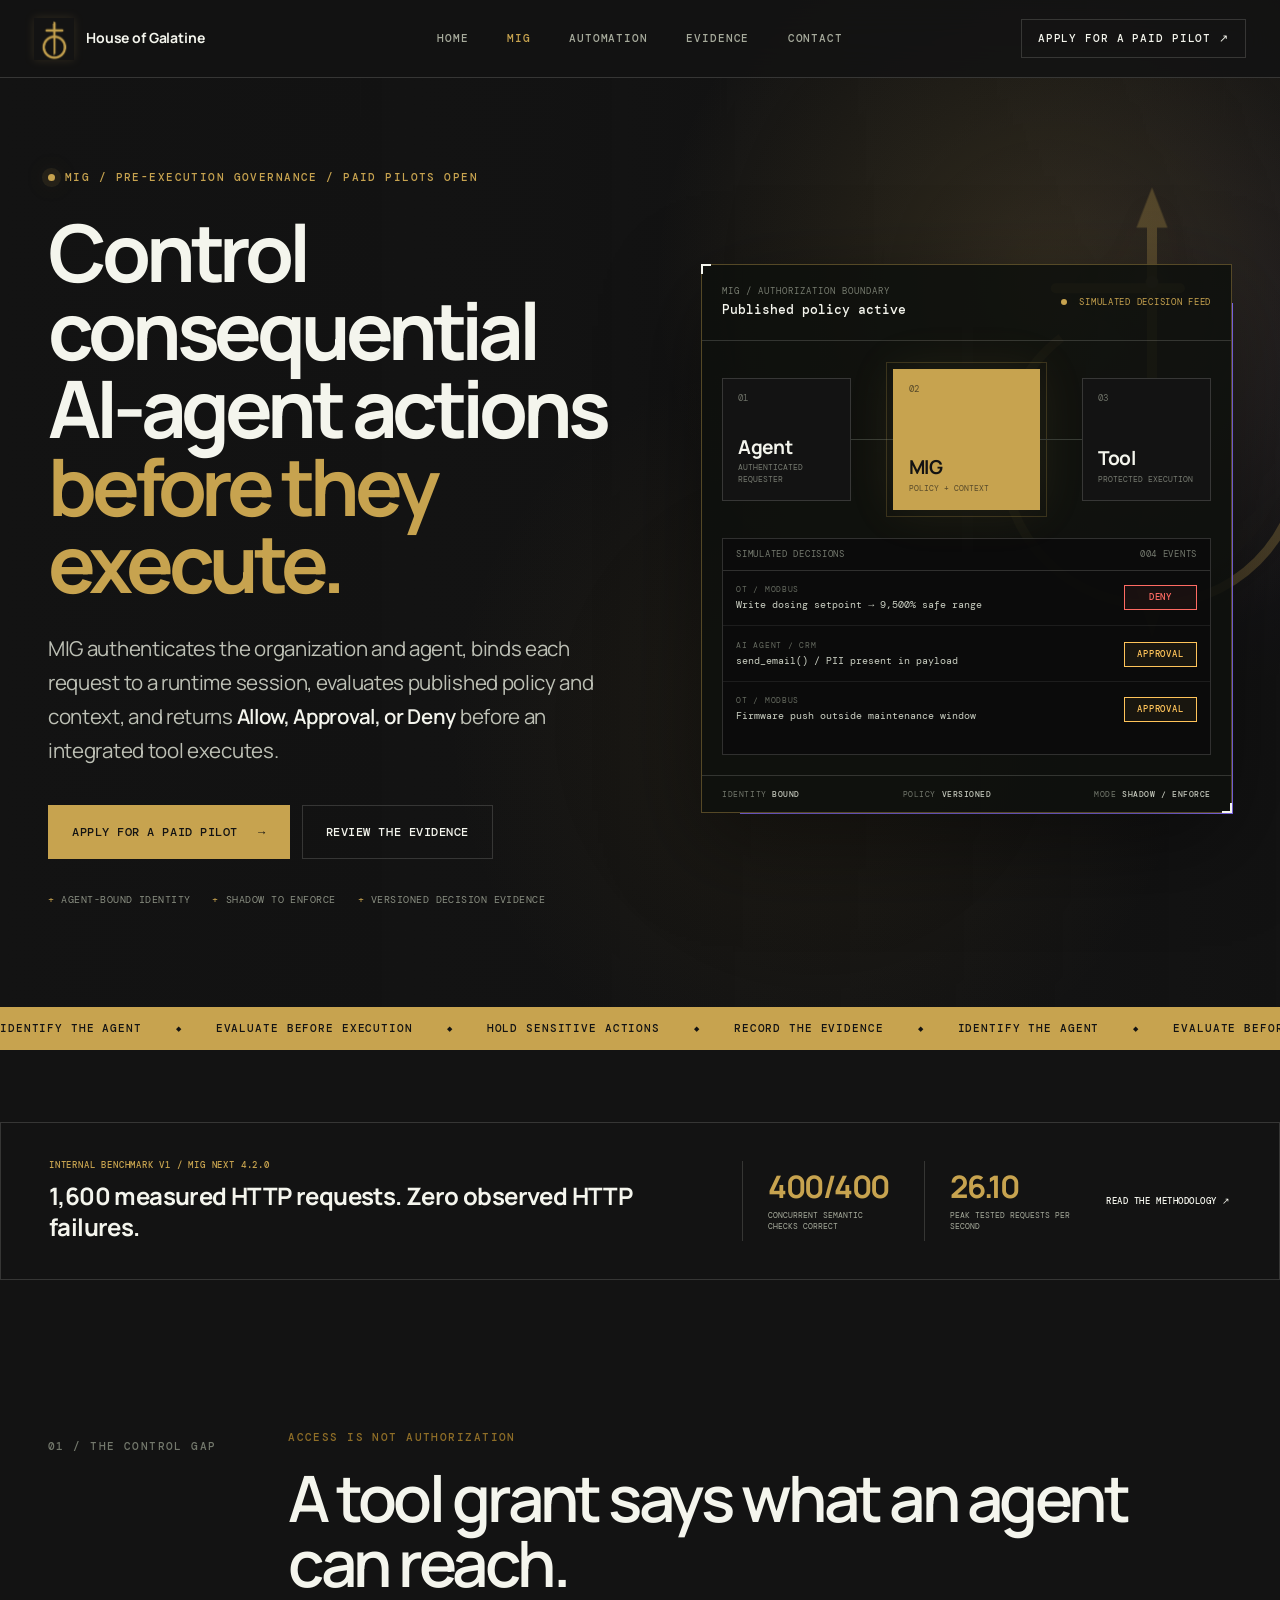
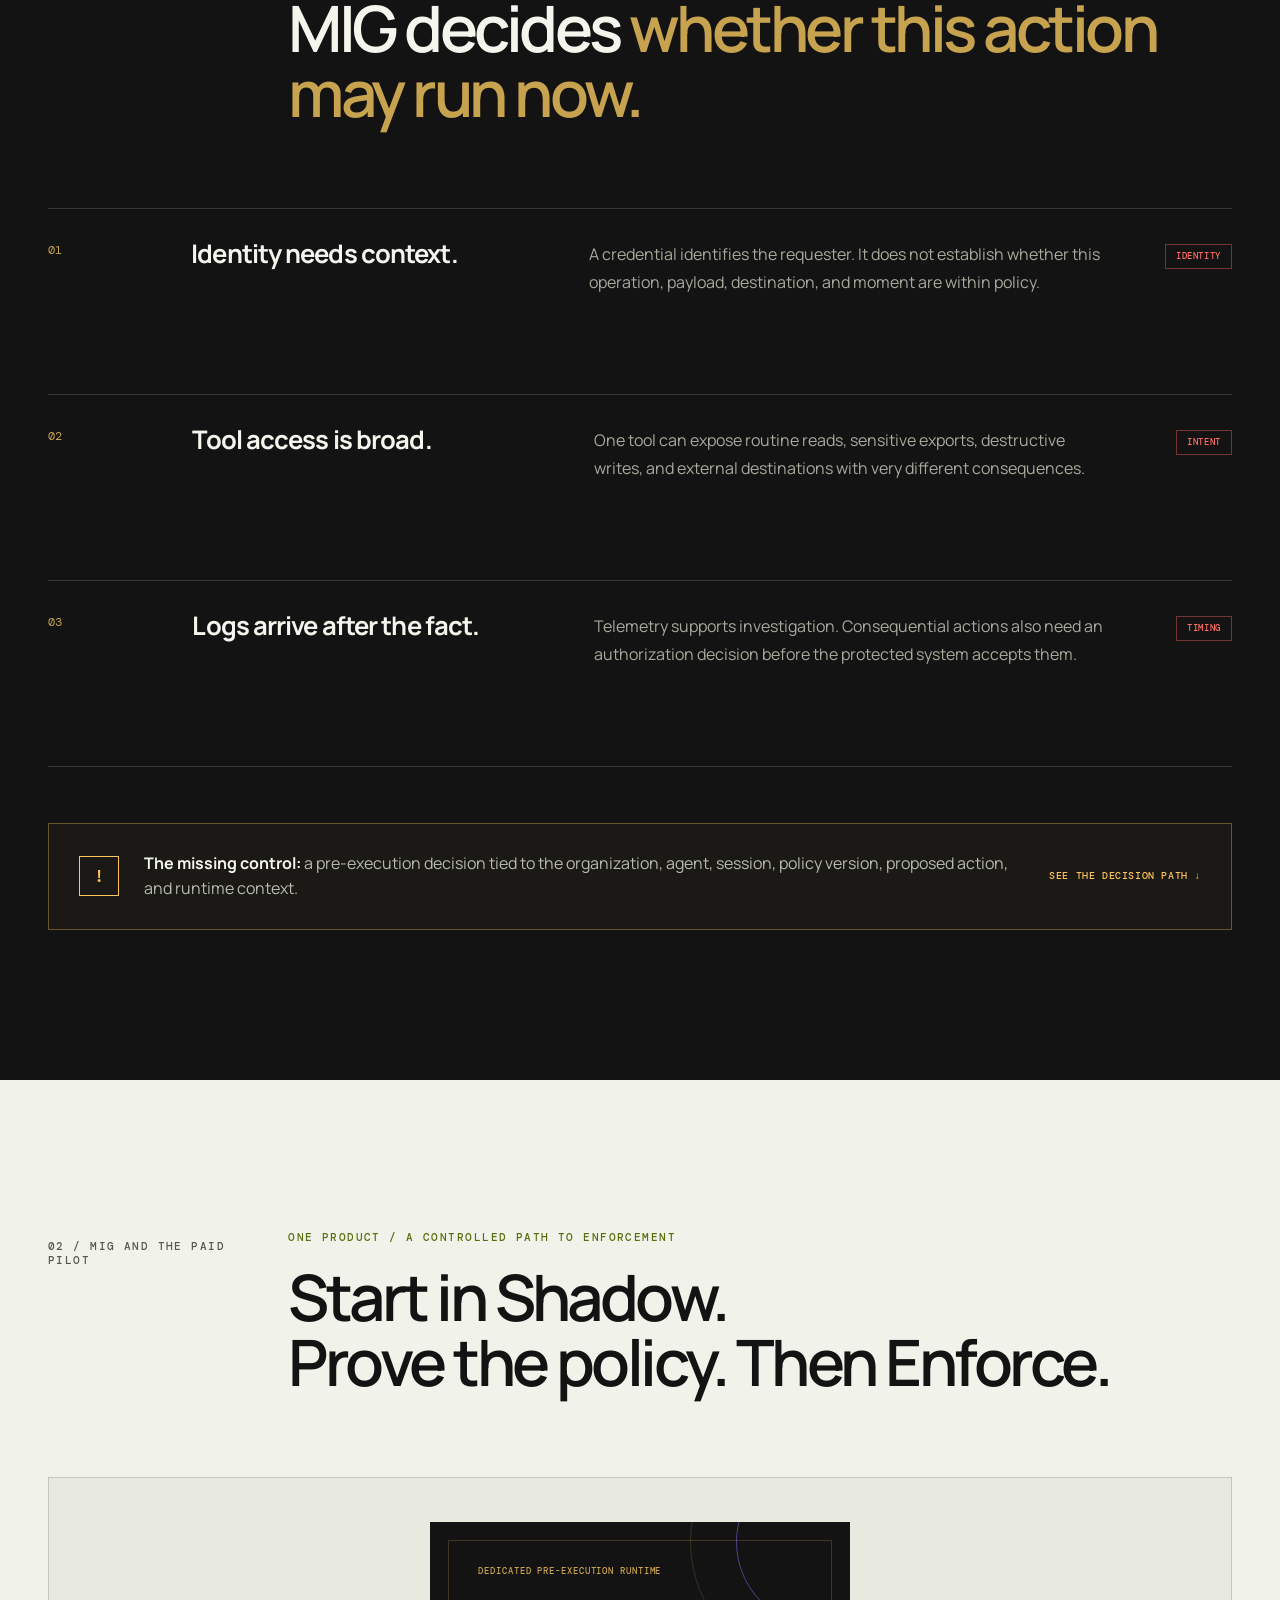
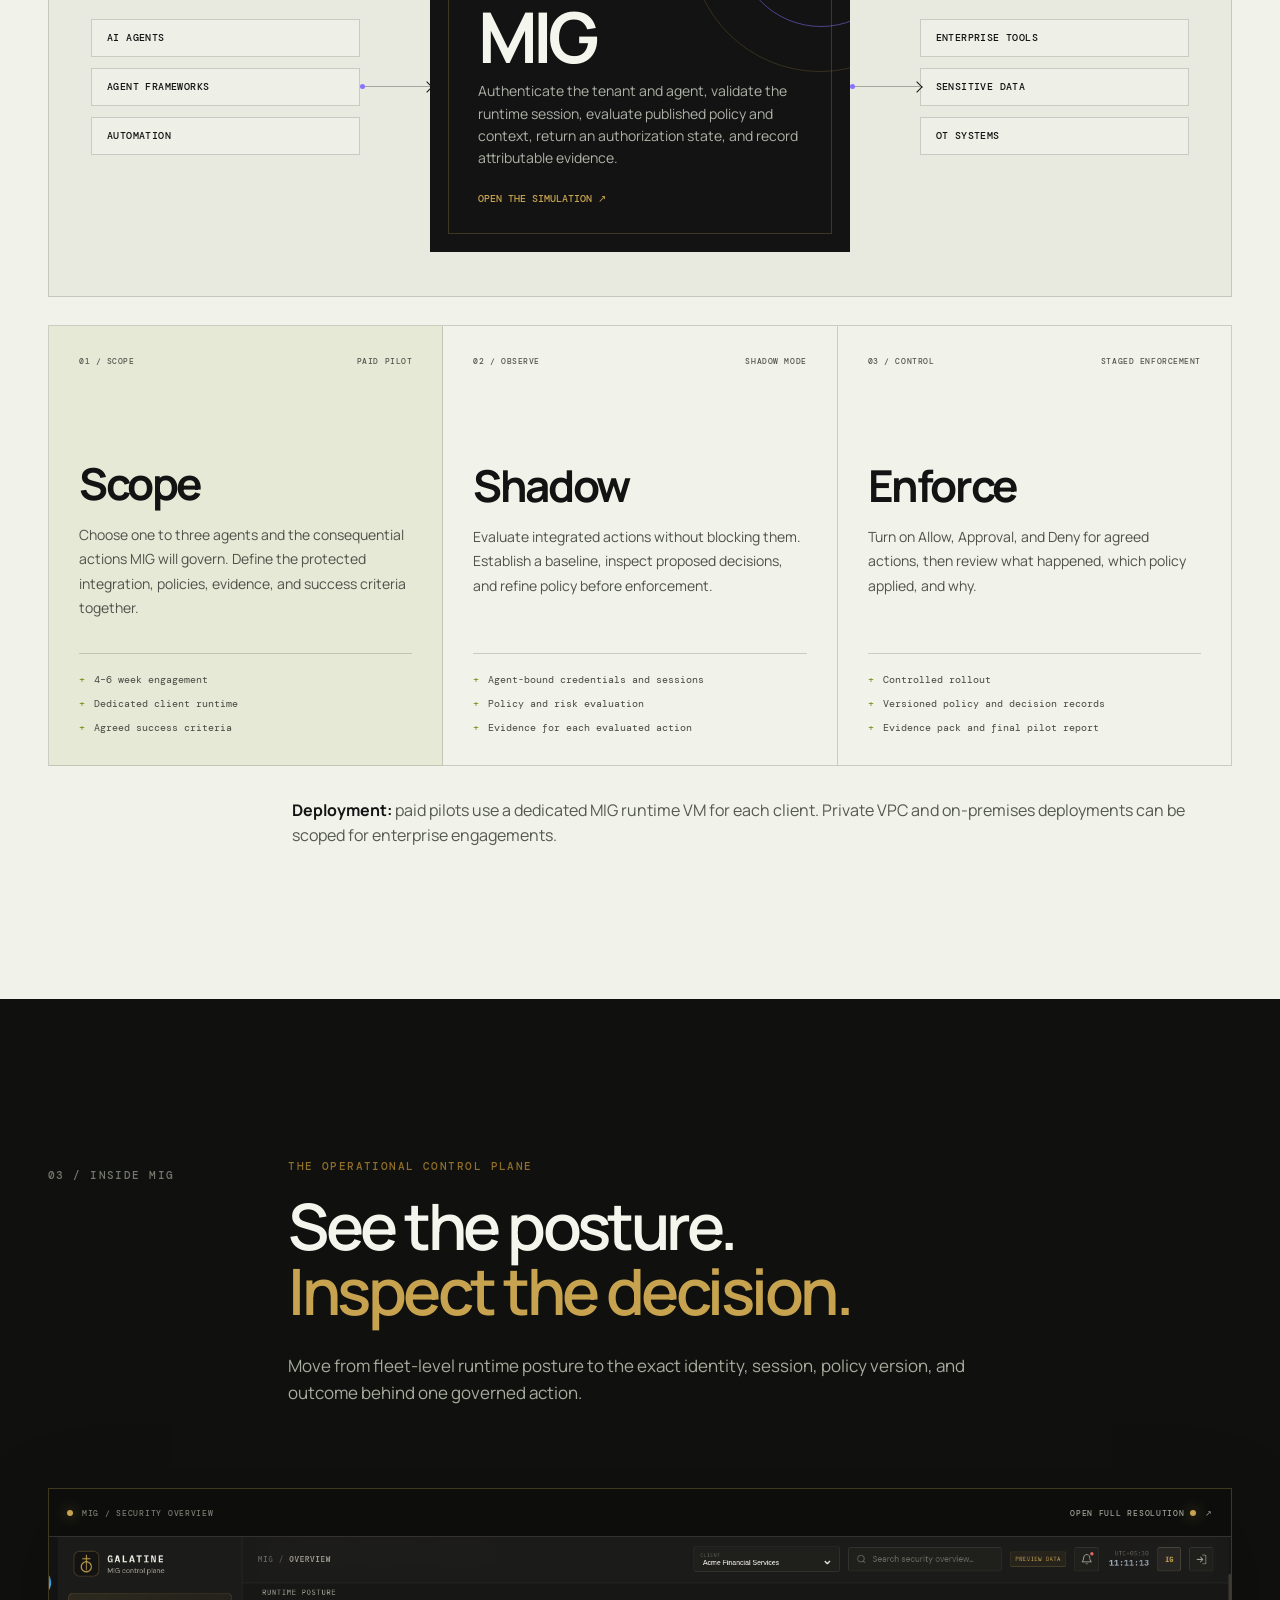
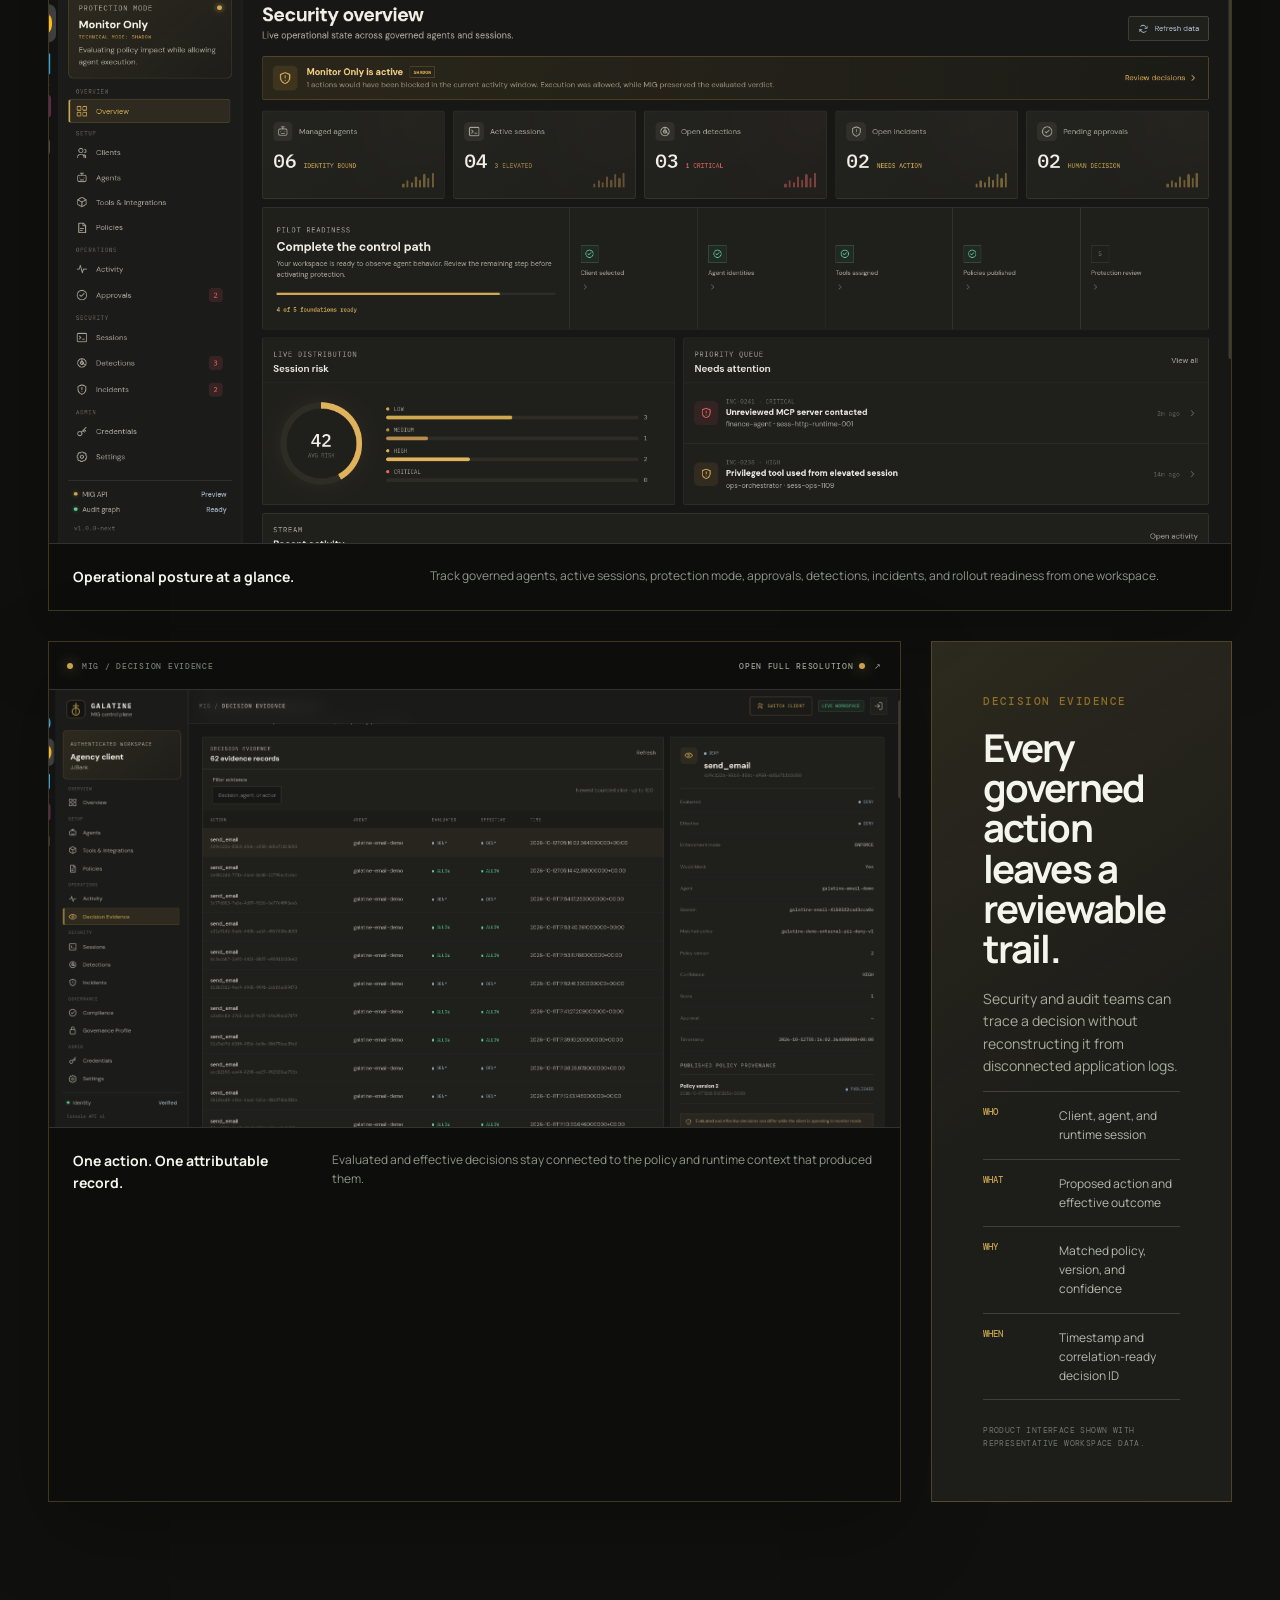
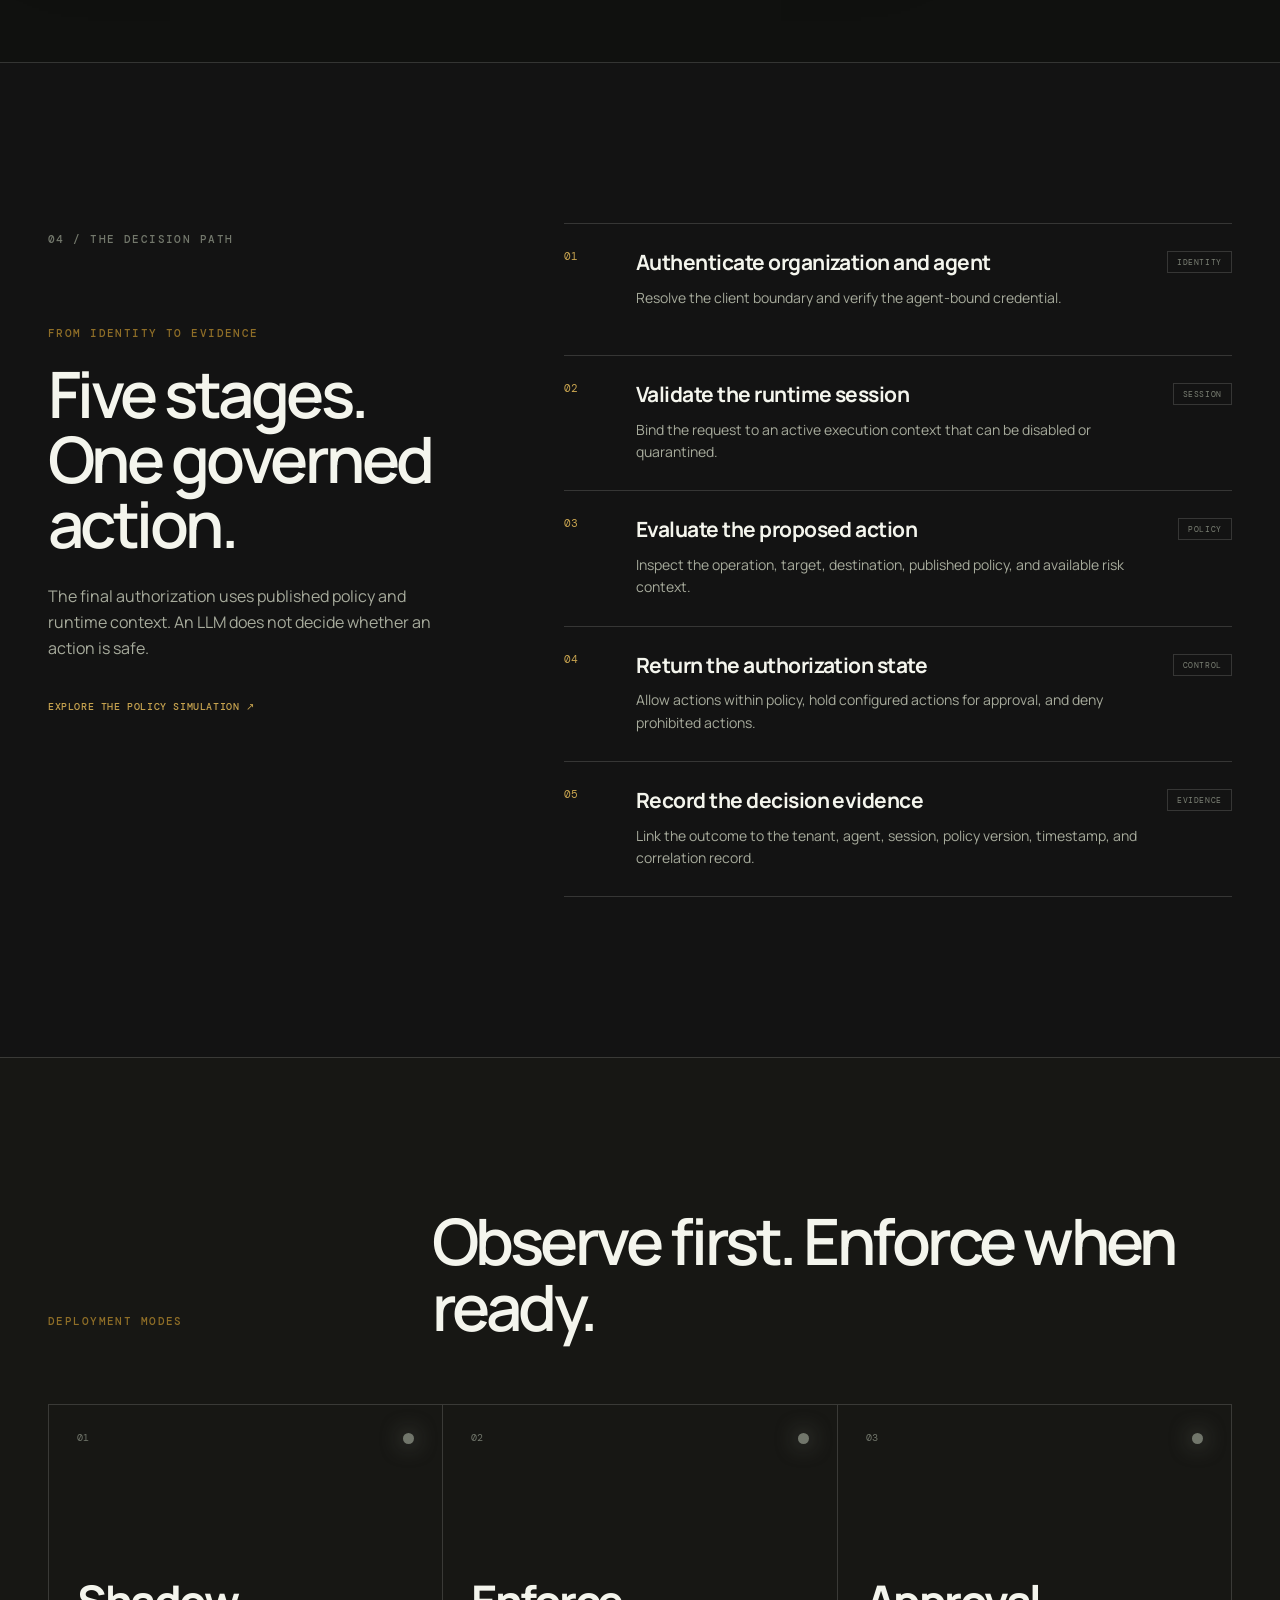
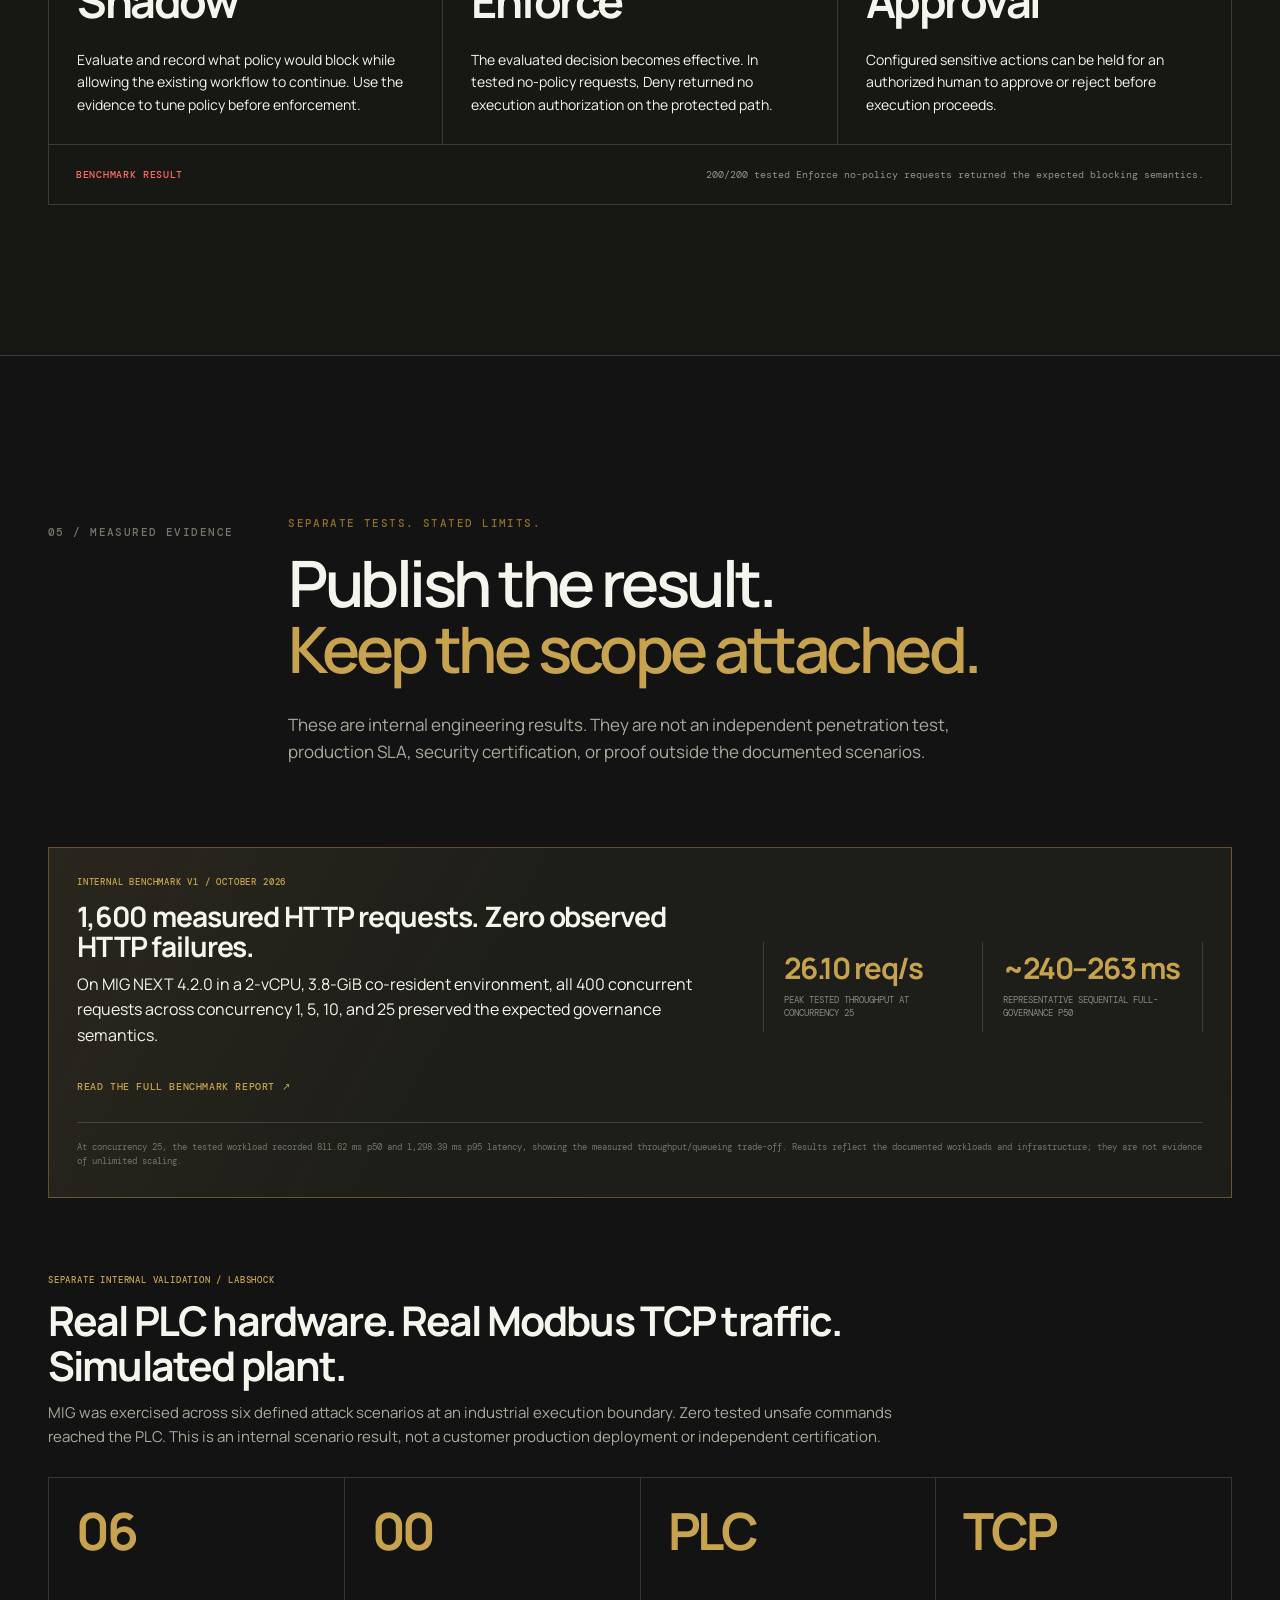
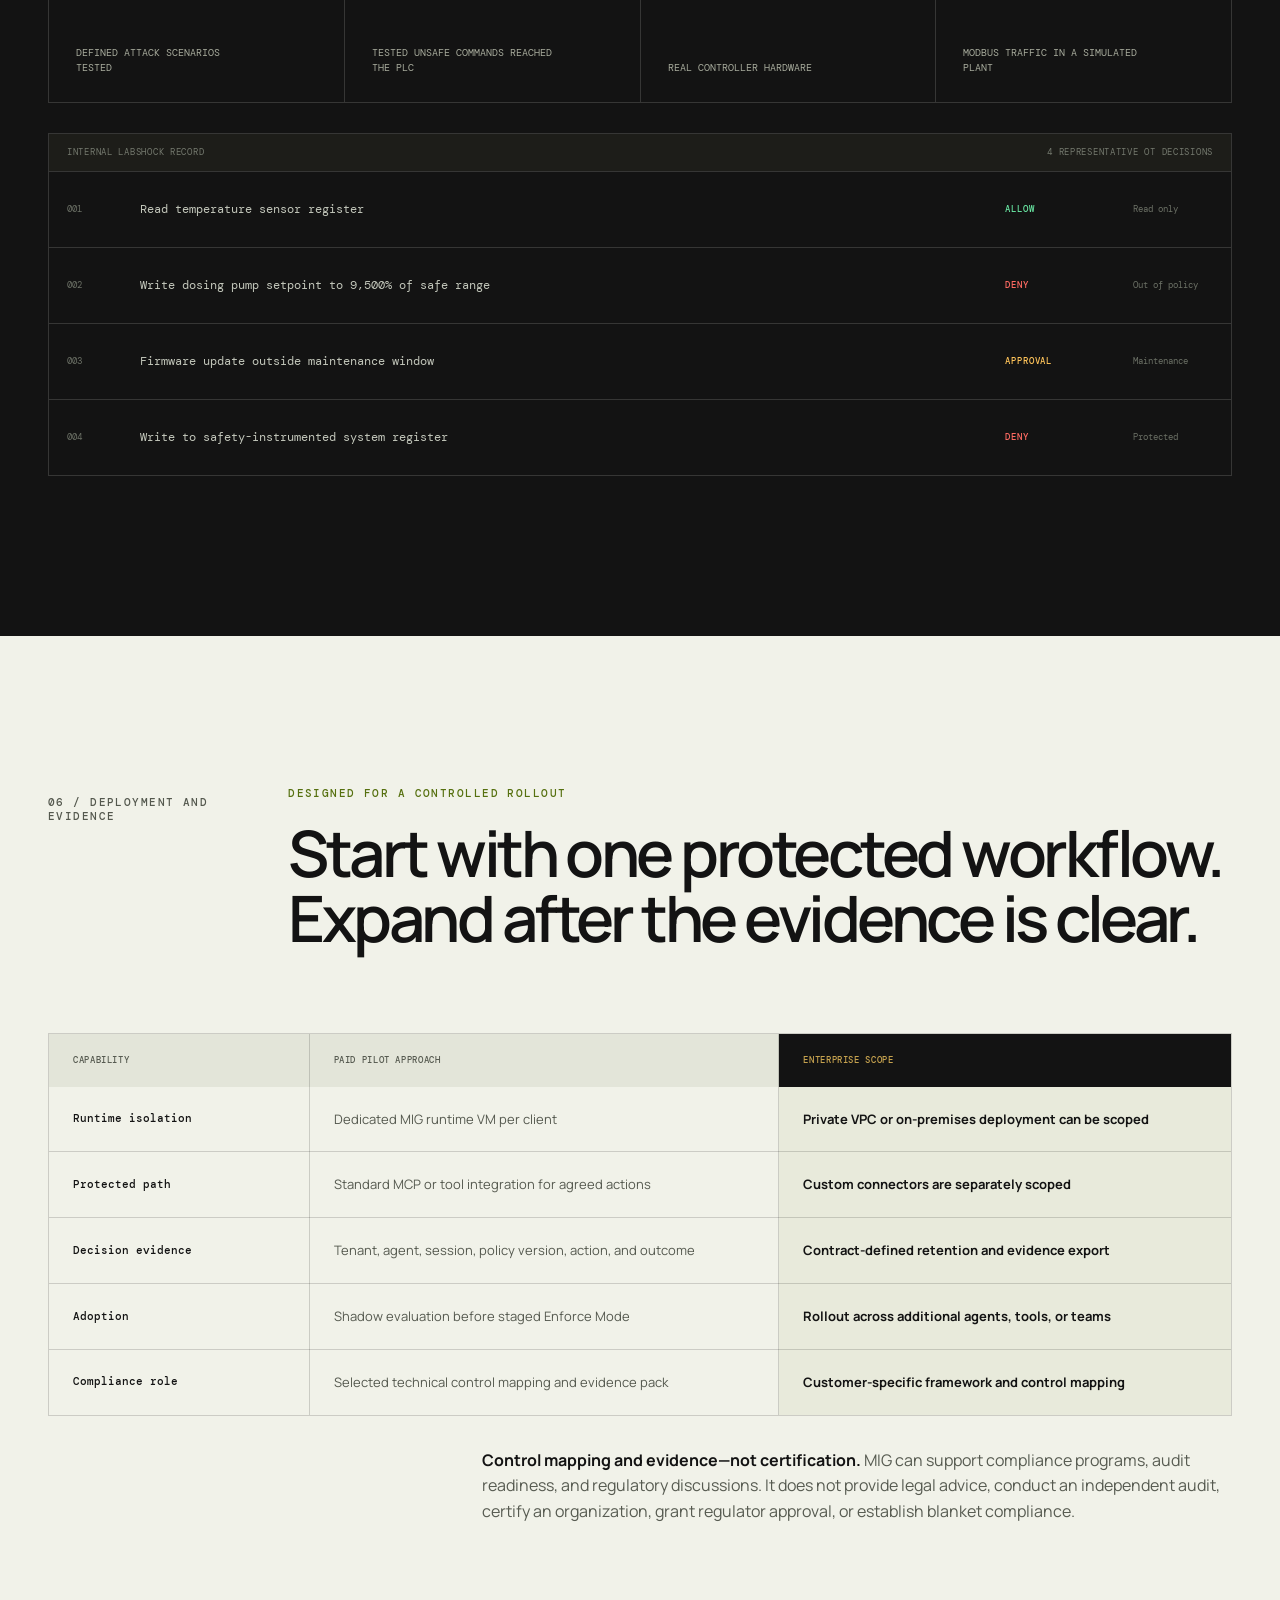
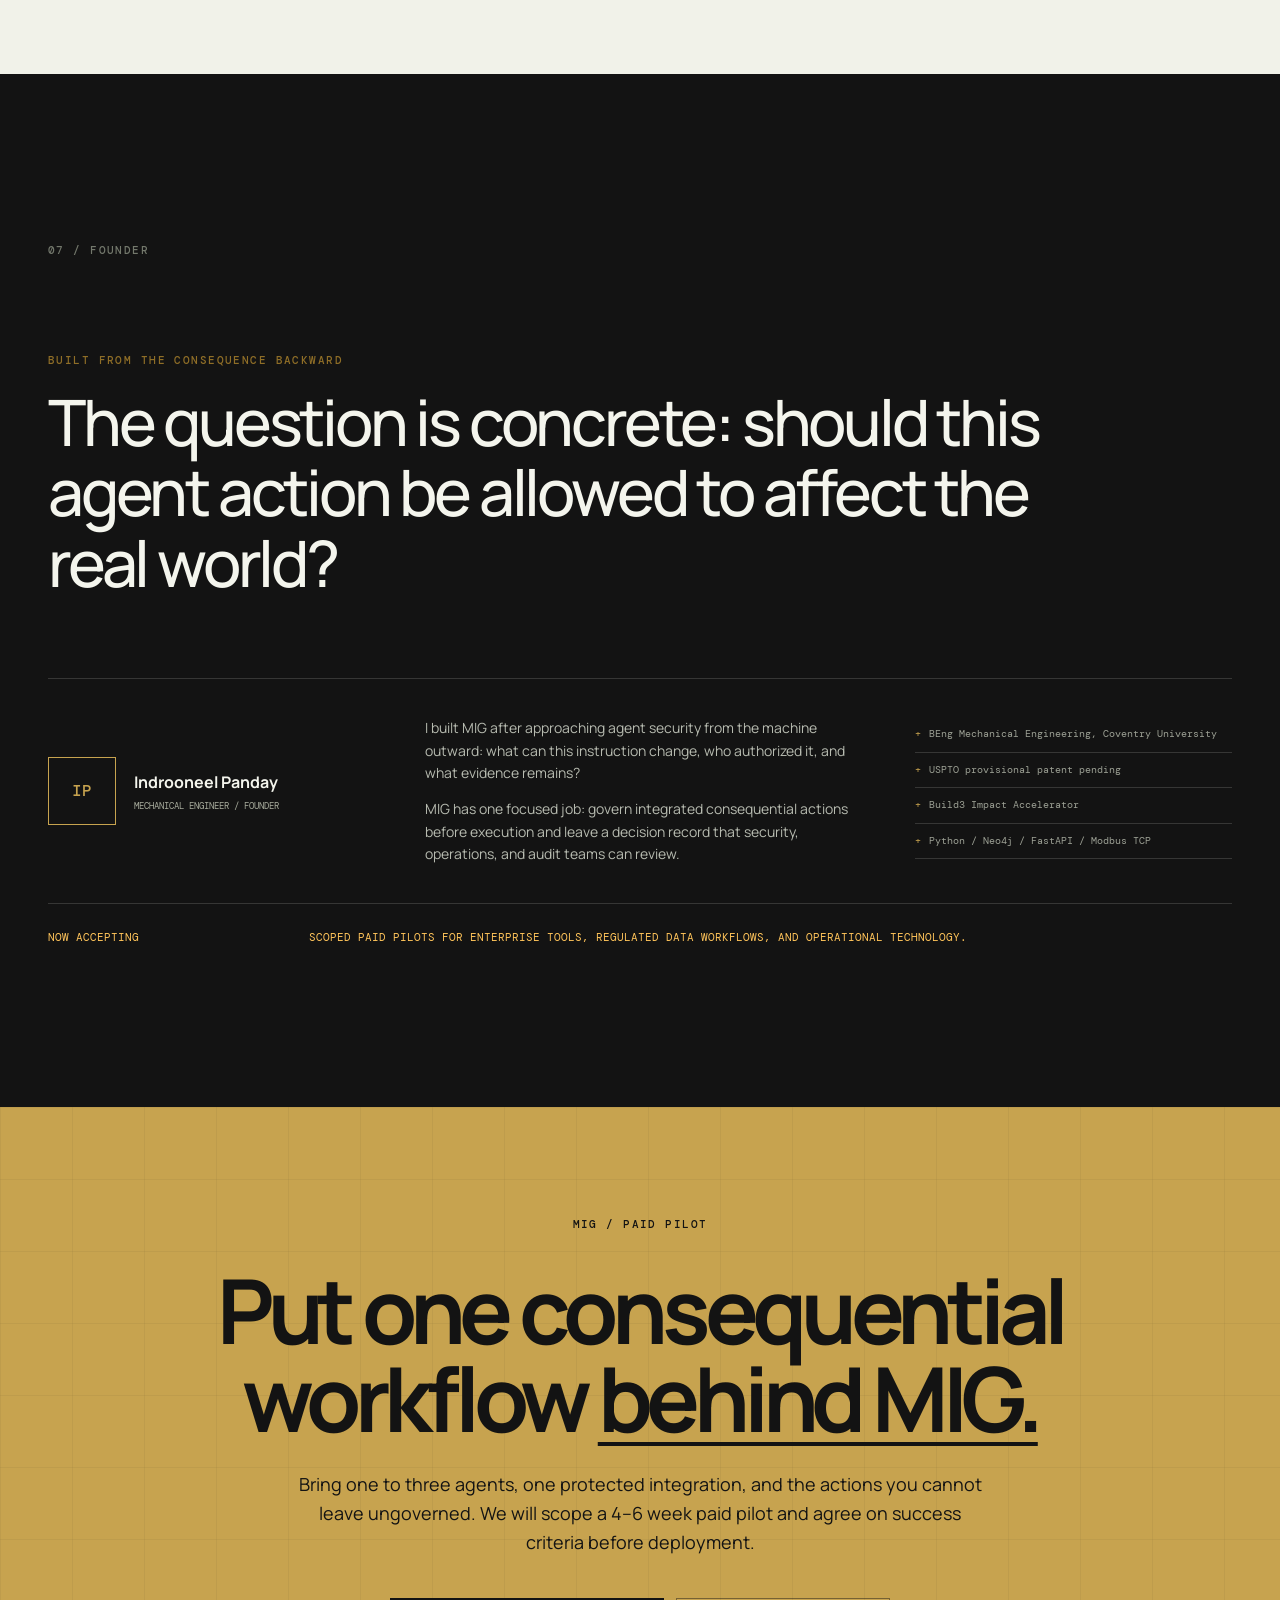
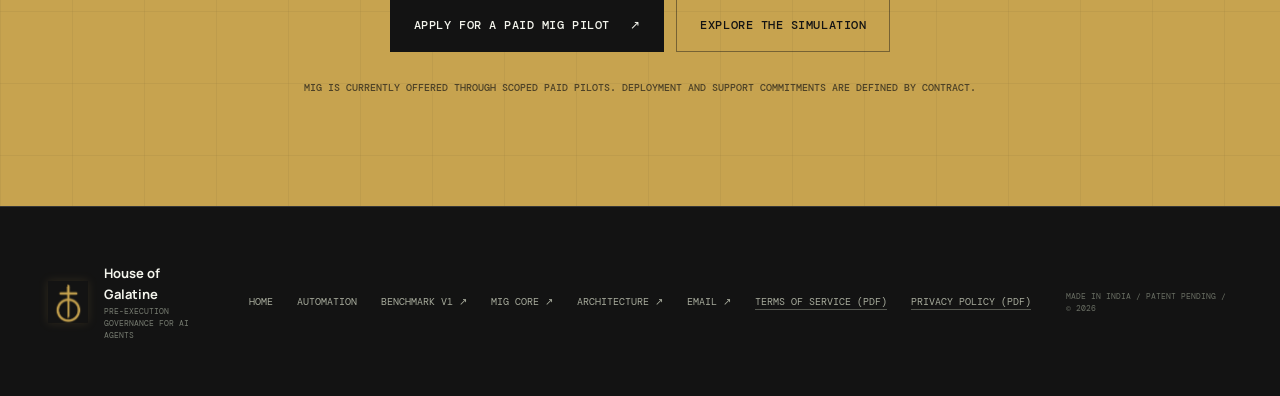
<file: mig.html>
<!doctype html>
<html lang="en">
<head>
    <meta charset="utf-8">
    <meta name="viewport" content="width=device-width, initial-scale=1">
    <meta name="theme-color" content="#131313">
    <title>MIG — Pre-execution control for AI agents | House of Galatine</title>
    <meta name="description" content="MIG provides deterministic pre-execution control for consequential AI-agent actions, with Allow, Approval, or Deny decisions and attributable evidence.">
    <meta property="og:title" content="MIG — Control consequential AI-agent actions before execution">
    <meta property="og:description" content="Authenticate the agent and session, evaluate published policy, and authorize each integrated consequential action before it executes.">
    <meta property="og:type" content="website">
    <meta property="og:url" content="https://houseofgalatine.com/mig.html">
    <meta property="og:image" content="https://houseofgalatine.com/assets/galatine-mark.png">
    <meta name="twitter:card" content="summary">
    <meta name="twitter:image" content="https://houseofgalatine.com/assets/galatine-mark.png">
    <link rel="canonical" href="https://houseofgalatine.com/mig.html">
    <link rel="icon" href="assets/galatine-mark.png" type="image/png">
    <link rel="preconnect" href="https://fonts.googleapis.com">
    <link rel="preconnect" href="https://fonts.gstatic.com" crossorigin>
    <link href="https://fonts.googleapis.com/css2?family=DM+Mono:wght@300;400;500&family=Manrope:wght@400;500;600;700;800&display=swap" rel="stylesheet">
    <link rel="stylesheet" href="styles.css?v=2">
    <script src="site.js?v=4" defer></script>
</head>
<body>
    <a class="skip-link" href="#main">Skip to content</a>
    <div class="site-grid" aria-hidden="true"></div>

    <header class="site-header" id="top">
        <a class="brand" href="index.html" aria-label="House of Galatine home">
            <img class="brand-mark" src="assets/galatine.png" alt="" width="40" height="42">
            <span class="brand-name">House of Galatine</span>
        </a>
        <button class="nav-toggle" type="button" aria-expanded="false" aria-controls="site-nav">
            <span class="sr-only">Open navigation</span><span></span><span></span>
        </button>
        <nav class="site-nav" id="site-nav" aria-label="Primary navigation">
            <a href="index.html">Home</a><a href="mig.html" aria-current="page">MIG</a><a href="automation.html">Automation</a><a href="#proof">Evidence</a><a href="#contact">Contact</a>
            <a class="mobile-demo" href="mailto:neel@houseofgalatine.com?subject=MIG%20paid%20pilot">Apply for a paid pilot ↗</a>
        </nav>
        <a class="header-cta" href="mailto:neel@houseofgalatine.com?subject=MIG%20paid%20pilot">Apply for a paid pilot <span aria-hidden="true">↗</span></a>
    </header>

    <main id="main">
        <section class="hero section-shell" aria-labelledby="hero-title">
            <div class="hero-copy">
                <div class="signal-label reveal"><span class="signal-dot"></span>MIG / Pre-execution governance / Paid pilots open</div>
                <h1 id="hero-title" class="reveal">Control consequential AI-agent actions <em>before they execute.</em></h1>
                <p class="hero-lede reveal">MIG authenticates the organization and agent, binds each request to a runtime session, evaluates published policy and context, and returns <strong>Allow, Approval, or Deny</strong> before an integrated tool executes.</p>
                <div class="hero-actions reveal">
                    <a class="button button-primary" href="mailto:neel@houseofgalatine.com?subject=MIG%20paid%20pilot">Apply for a paid pilot <span aria-hidden="true">→</span></a>
                    <a class="button button-secondary" href="#proof">Review the evidence</a>
                </div>
                <div class="hero-qualifiers reveal" aria-label="Product qualities">
                    <span>Agent-bound identity</span><span>Shadow to Enforce</span><span>Versioned decision evidence</span>
                </div>
            </div>

            <div class="gate-shell reveal" aria-label="Simulated MIG authorization boundary">
                <div class="gate-topline">
                    <div><span class="gate-kicker">MIG / Authorization boundary</span><strong>Published policy active</strong></div>
                    <div class="live-pill"><span></span> Simulated decision feed</div>
                </div>
                <div class="gate-flow" aria-hidden="true">
                    <div class="flow-node"><span>01</span><strong>Agent</strong><small>Authenticated requester</small></div>
                    <div class="flow-line"><i></i></div>
                    <div class="flow-node flow-node-core"><span>02</span><strong>MIG</strong><small>Policy + context</small></div>
                    <div class="flow-line flow-line-locked"><i></i></div>
                    <div class="flow-node"><span>03</span><strong>Tool</strong><small>Protected execution</small></div>
                </div>
                <div class="decision-window">
                    <div class="decision-window-head"><span>Simulated decisions</span><span id="decision-count">003 events</span></div>
                    <div id="hero-feed" class="hero-feed" aria-live="off"></div>
                </div>
                <div class="gate-footer"><span>Identity <b>Bound</b></span><span>Policy <b>Versioned</b></span><span>Mode <b>Shadow / Enforce</b></span></div>
            </div>

            <div class="hero-sigil hero-sigil-mig" aria-hidden="true">
                <svg viewBox="0 0 320 330" role="presentation">
                    <circle class="sigil-pulse" cx="160" cy="190" r="112"></circle>
                    <circle class="sigil-ring" cx="160" cy="190" r="96"></circle>
                    <path class="sigil-sword" d="M160 42V278"></path>
                    <path class="sigil-guard" d="M98 82H222"></path>
                    <path class="sigil-point sigil-point-top" d="M160 17 150 43h20Z"></path>
                    <path class="sigil-point sigil-point-bottom" d="M150 276h20l-10 31Z"></path>
                    <g class="sigil-orbit"><circle cx="160" cy="78" r="4"></circle></g>
                </svg>
            </div>
        </section>

        <div class="principle-rail" aria-label="MIG operating principles">
            <div class="rail-track">
                <span>Identify the agent</span><i>◆</i><span>Evaluate before execution</span><i>◆</i><span>Hold sensitive actions</span><i>◆</i><span>Record the evidence</span><i>◆</i>
                <span>Identify the agent</span><i>◆</i><span>Evaluate before execution</span><i>◆</i><span>Hold sensitive actions</span><i>◆</i><span>Record the evidence</span><i>◆</i>
            </div>
        </div>

        <section class="credibility section-shell reveal" aria-label="Internal benchmark snapshot">
            <div class="credibility-copy"><span>Internal Benchmark v1 / MIG NEXT 4.2.0</span><strong>1,600 measured HTTP requests. Zero observed HTTP failures.</strong></div>
            <div class="credibility-stat"><strong>400/400</strong><span>Concurrent semantic checks correct</span></div>
            <div class="credibility-stat"><strong>26.10</strong><span>Peak tested requests per second</span></div>
            <a href="evidence/mig-benchmark-v1.pdf" target="_blank" rel="noopener">Read the methodology <span aria-hidden="true">↗</span></a>
        </section>

        <section class="problem section-shell" id="problem" aria-labelledby="problem-title">
            <div class="section-intro reveal">
                <div class="section-index">01 / The control gap</div>
                <div><p class="overline">Access is not authorization</p><h2 id="problem-title">A tool grant says what an agent can reach.<br>MIG decides <em>whether this action may run now.</em></h2></div>
            </div>
            <div class="problem-ledger">
                <article class="ledger-row reveal"><span class="ledger-number">01</span><h3>Identity needs context.</h3><p>A credential identifies the requester. It does not establish whether this operation, payload, destination, and moment are within policy.</p><span class="ledger-tag">Identity</span></article>
                <article class="ledger-row reveal"><span class="ledger-number">02</span><h3>Tool access is broad.</h3><p>One tool can expose routine reads, sensitive exports, destructive writes, and external destinations with very different consequences.</p><span class="ledger-tag">Intent</span></article>
                <article class="ledger-row reveal"><span class="ledger-number">03</span><h3>Logs arrive after the fact.</h3><p>Telemetry supports investigation. Consequential actions also need an authorization decision before the protected system accepts them.</p><span class="ledger-tag">Timing</span></article>
            </div>
            <aside class="incident-note reveal"><div class="incident-mark" aria-hidden="true">!</div><p><strong>The missing control:</strong> a pre-execution decision tied to the organization, agent, session, policy version, proposed action, and runtime context.</p><a href="#how">See the decision path <span aria-hidden="true">↓</span></a></aside>
        </section>

        <section class="products" id="products" aria-labelledby="products-title">
            <div class="section-shell">
                <div class="section-intro section-intro-light reveal">
                    <div class="section-index">02 / MIG and the paid pilot</div>
                    <div><p class="overline">One product / A controlled path to enforcement</p><h2 id="products-title">Start in Shadow.<br>Prove the policy. Then Enforce.</h2></div>
                </div>
                <div class="architecture reveal">
                    <div class="architecture-sources"><span>AI agents</span><span>Agent frameworks</span><span>Automation</span></div>
                    <div class="architecture-arrow" aria-hidden="true"><span></span></div>
                    <article class="mig-core"><div class="core-orbit orbit-one"></div><div class="core-orbit orbit-two"></div><span class="core-label">Dedicated pre-execution runtime</span><h3>MIG</h3><p>Authenticate the tenant and agent, validate the runtime session, evaluate published policy and context, return an authorization state, and record attributable evidence.</p><a href="playground.html">Open the simulation <span aria-hidden="true">↗</span></a></article>
                    <div class="architecture-arrow" aria-hidden="true"><span></span></div>
                    <div class="architecture-targets"><span>Enterprise tools</span><span>Sensitive data</span><span>OT systems</span></div>
                </div>
                <div class="product-grid">
                    <article class="product-card product-card-featured reveal"><div class="product-meta"><span>01 / Scope</span><span>Paid pilot</span></div><h3>Scope</h3><p>Choose one to three agents and the consequential actions MIG will govern. Define the protected integration, policies, evidence, and success criteria together.</p><ul><li>4–6 week engagement</li><li>Dedicated client runtime</li><li>Agreed success criteria</li></ul></article>
                    <article class="product-card reveal"><div class="product-meta"><span>02 / Observe</span><span>Shadow mode</span></div><h3>Shadow</h3><p>Evaluate integrated actions without blocking them. Establish a baseline, inspect proposed decisions, and refine policy before enforcement.</p><ul><li>Agent-bound credentials and sessions</li><li>Policy and risk evaluation</li><li>Evidence for each evaluated action</li></ul></article>
                    <article class="product-card reveal"><div class="product-meta"><span>03 / Control</span><span>Staged enforcement</span></div><h3>Enforce</h3><p>Turn on Allow, Approval, and Deny for agreed actions, then review what happened, which policy applied, and why.</p><ul><li>Controlled rollout</li><li>Versioned policy and decision records</li><li>Evidence pack and final pilot report</li></ul></article>
                </div>
                <p class="product-deployment-note reveal"><strong>Deployment:</strong> paid pilots use a dedicated MIG runtime VM for each client. Private VPC and on-premises deployments can be scoped for enterprise engagements.</p>
            </div>
        </section>

        <section class="interface-showcase" id="interface" aria-labelledby="interface-title">
            <div class="section-shell">
                <div class="section-intro reveal">
                    <div class="section-index">03 / Inside MIG</div>
                    <div><p class="overline">The operational control plane</p><h2 id="interface-title">See the posture.<br><em>Inspect the decision.</em></h2><p class="section-copy">Move from fleet-level runtime posture to the exact identity, session, policy version, and outcome behind one governed action.</p></div>
                </div>

                <figure class="interface-frame interface-overview reveal">
                    <div class="interface-frame-head"><span>MIG / Security overview</span><a href="assets/mig-control-overview.png" target="_blank" rel="noopener">Open full resolution <span aria-hidden="true">↗</span></a></div>
                    <a class="interface-media interface-overview-media" href="assets/mig-control-overview.png" target="_blank" rel="noopener" aria-label="Open the MIG security overview interface at full resolution">
                        <img src="assets/mig-control-overview.png" width="1865" height="956" loading="lazy" alt="MIG control plane security overview showing Monitor Only status, managed agents, active sessions, detections, incidents, approvals, session risk, and the priority queue.">
                    </a>
                    <figcaption><strong>Operational posture at a glance.</strong><span>Track governed agents, active sessions, protection mode, approvals, detections, incidents, and rollout readiness from one workspace.</span></figcaption>
                </figure>

                <div class="interface-detail-grid">
                    <figure class="interface-frame interface-evidence reveal">
                        <div class="interface-frame-head"><span>MIG / Decision evidence</span><a href="assets/mig-decision-evidence.png" target="_blank" rel="noopener">Open full resolution <span aria-hidden="true">↗</span></a></div>
                        <a class="interface-media interface-evidence-media" href="assets/mig-decision-evidence.png" target="_blank" rel="noopener" aria-label="Open the MIG decision evidence interface at full resolution">
                            <img src="assets/mig-decision-evidence.png" width="1865" height="956" loading="lazy" alt="MIG Decision Evidence interface showing governed send-email actions and a selected Deny record with agent, session, matched policy, policy version, enforcement mode, and timestamp.">
                        </a>
                        <figcaption><strong>One action. One attributable record.</strong><span>Evaluated and effective decisions stay connected to the policy and runtime context that produced them.</span></figcaption>
                    </figure>

                    <aside class="interface-evidence-copy reveal" aria-label="Decision evidence fields">
                        <p class="overline">Decision evidence</p>
                        <h3>Every governed action leaves a reviewable trail.</h3>
                        <p>Security and audit teams can trace a decision without reconstructing it from disconnected application logs.</p>
                        <dl>
                            <div><dt>Who</dt><dd>Client, agent, and runtime session</dd></div>
                            <div><dt>What</dt><dd>Proposed action and effective outcome</dd></div>
                            <div><dt>Why</dt><dd>Matched policy, version, and confidence</dd></div>
                            <div><dt>When</dt><dd>Timestamp and correlation-ready decision ID</dd></div>
                        </dl>
                        <p class="interface-disclaimer">Product interface shown with representative workspace data.</p>
                    </aside>
                </div>
            </div>
        </section>

        <section class="how section-shell" id="how" aria-labelledby="how-title">
            <div class="how-intro reveal"><div class="section-index">04 / The decision path</div><p class="overline">From identity to evidence</p><h2 id="how-title">Five stages.<br>One governed action.</h2><p>The final authorization uses published policy and runtime context. An LLM does not decide whether an action is safe.</p><a class="text-link" href="playground.html">Explore the policy simulation <span aria-hidden="true">↗</span></a></div>
            <ol class="pipeline-list">
                <li class="reveal"><span>01</span><div><h3>Authenticate organization and agent</h3><p>Resolve the client boundary and verify the agent-bound credential.</p></div><b>Identity</b></li>
                <li class="reveal"><span>02</span><div><h3>Validate the runtime session</h3><p>Bind the request to an active execution context that can be disabled or quarantined.</p></div><b>Session</b></li>
                <li class="reveal"><span>03</span><div><h3>Evaluate the proposed action</h3><p>Inspect the operation, target, destination, published policy, and available risk context.</p></div><b>Policy</b></li>
                <li class="reveal"><span>04</span><div><h3>Return the authorization state</h3><p>Allow actions within policy, hold configured actions for approval, and deny prohibited actions.</p></div><b>Control</b></li>
                <li class="reveal"><span>05</span><div><h3>Record the decision evidence</h3><p>Link the outcome to the tenant, agent, session, policy version, timestamp, and correlation record.</p></div><b>Evidence</b></li>
            </ol>
        </section>

        <section class="verdict-section" aria-labelledby="verdict-title"><div class="section-shell">
            <div class="verdict-heading reveal"><p class="overline">Deployment modes</p><h2 id="verdict-title">Observe first. Enforce when ready.</h2></div>
            <div class="verdict-grid">
                <article class="verdict verdict-allow reveal"><div><span>01</span><i></i></div><h3>Shadow</h3><p>Evaluate and record what policy would block while allowing the existing workflow to continue. Use the evidence to tune policy before enforcement.</p></article>
                <article class="verdict verdict-deny reveal"><div><span>02</span><i></i></div><h3>Enforce</h3><p>The evaluated decision becomes effective. In tested no-policy requests, Deny returned no execution authorization on the protected path.</p></article>
                <article class="verdict verdict-approval reveal"><div><span>03</span><i></i></div><h3>Approval</h3><p>Configured sensitive actions can be held for an authorized human to approve or reject before execution proceeds.</p></article>
            </div>
            <div class="fail-closed reveal"><span>Benchmark result</span><p>200/200 tested Enforce no-policy requests returned the expected blocking semantics.</p></div>
        </div></section>

        <section class="proof section-shell" id="proof" aria-labelledby="proof-title">
            <div class="section-intro reveal"><div class="section-index">05 / Measured evidence</div><div><p class="overline">Separate tests. Stated limits.</p><h2 id="proof-title">Publish the result.<br><em>Keep the scope attached.</em></h2><p class="section-copy">These are internal engineering results. They are not an independent penetration test, production SLA, security certification, or proof outside the documented scenarios.</p></div></div>

            <article class="benchmark-brief reveal" aria-labelledby="benchmark-brief-title">
                <div class="benchmark-brief-copy">
                    <p class="benchmark-kicker">Internal Benchmark v1 / October 2026</p>
                    <h3 id="benchmark-brief-title">1,600 measured HTTP requests. Zero observed HTTP failures.</h3>
                    <p>On MIG NEXT 4.2.0 in a 2-vCPU, 3.8-GiB co-resident environment, all 400 concurrent requests across concurrency 1, 5, 10, and 25 preserved the expected governance semantics.</p>
                    <a class="text-link evidence-link" href="evidence/mig-benchmark-v1.pdf" target="_blank" rel="noopener">Read the full benchmark report <span aria-hidden="true">↗</span></a>
                </div>
                <dl class="benchmark-brief-stats">
                    <div><dt>26.10 req/s</dt><dd>Peak tested throughput at concurrency 25</dd></div>
                    <div><dt>~240–263 ms</dt><dd>Representative sequential full-governance p50</dd></div>
                </dl>
                <p class="benchmark-scope">At concurrency 25, the tested workload recorded 811.62 ms p50 and 1,298.39 ms p95 latency, showing the measured throughput/queueing trade-off. Results reflect the documented workloads and infrastructure; they are not evidence of unlimited scaling.</p>
            </article>

            <div class="validation-track reveal">
                <p class="benchmark-kicker">Separate internal validation / LabShock</p>
                <h3>Real PLC hardware. Real Modbus TCP traffic. Simulated plant.</h3>
                <p>MIG was exercised across six defined attack scenarios at an industrial execution boundary. Zero tested unsafe commands reached the PLC. This is an internal scenario result, not a customer production deployment or independent certification.</p>
            </div>
            <div class="proof-stats reveal"><div><strong>06</strong><span>Defined attack scenarios tested</span></div><div><strong>00</strong><span>Tested unsafe commands reached the PLC</span></div><div><strong>PLC</strong><span>Real controller hardware</span></div><div><strong>TCP</strong><span>Modbus traffic in a simulated plant</span></div></div>
            <div class="test-record reveal">
                <div class="test-record-head"><span>Internal LabShock record</span><span>4 representative OT decisions</span></div>
                <div class="test-row"><span>001</span><p>Read temperature sensor register</p><b class="state-allow">Allow</b><i>Read only</i></div>
                <div class="test-row"><span>002</span><p>Write dosing pump setpoint to 9,500% of safe range</p><b class="state-deny">Deny</b><i>Out of policy</i></div>
                <div class="test-row"><span>003</span><p>Firmware update outside maintenance window</p><b class="state-approval">Approval</b><i>Maintenance</i></div>
                <div class="test-row"><span>004</span><p>Write to safety-instrumented system register</p><b class="state-deny">Deny</b><i>Protected</i></div>
            </div>
        </section>

        <section class="positioning" aria-labelledby="positioning-title"><div class="section-shell">
            <div class="section-intro section-intro-light reveal"><div class="section-index">06 / Deployment and evidence</div><div><p class="overline">Designed for a controlled rollout</p><h2 id="positioning-title">Start with one protected workflow.<br>Expand after the evidence is clear.</h2></div></div>
            <div class="comparison-wrap reveal"><table class="comparison-table"><caption class="sr-only">MIG pilot and enterprise deployment approach</caption><thead><tr><th scope="col">Capability</th><th scope="col">Paid pilot approach</th><th scope="col">Enterprise scope</th></tr></thead><tbody><tr><th scope="row">Runtime isolation</th><td>Dedicated MIG runtime VM per client</td><td>Private VPC or on-premises deployment can be scoped</td></tr><tr><th scope="row">Protected path</th><td>Standard MCP or tool integration for agreed actions</td><td>Custom connectors are separately scoped</td></tr><tr><th scope="row">Decision evidence</th><td>Tenant, agent, session, policy version, action, and outcome</td><td>Contract-defined retention and evidence export</td></tr><tr><th scope="row">Adoption</th><td>Shadow evaluation before staged Enforce Mode</td><td>Rollout across additional agents, tools, or teams</td></tr><tr><th scope="row">Compliance role</th><td>Selected technical control mapping and evidence pack</td><td>Customer-specific framework and control mapping</td></tr></tbody></table></div>
            <p class="position-note reveal"><strong>Control mapping and evidence—not certification.</strong> MIG can support compliance programs, audit readiness, and regulatory discussions. It does not provide legal advice, conduct an independent audit, certify an organization, grant regulator approval, or establish blanket compliance.</p>
        </div></section>

        <section class="founder section-shell" id="founder" aria-labelledby="founder-title">
            <div class="founder-heading reveal"><div class="section-index">07 / Founder</div><p class="overline">Built from the consequence backward</p><h2 id="founder-title">The question is concrete: should this agent action be allowed to affect the real world?</h2></div>
            <div class="founder-body reveal">
                <div class="founder-id"><div class="founder-monogram" aria-hidden="true">IP</div><div><h3>Indrooneel Panday</h3><p>Mechanical engineer / Founder</p></div></div>
                <div class="founder-story"><p>I built MIG after approaching agent security from the machine outward: what can this instruction change, who authorized it, and what evidence remains?</p><p>MIG has one focused job: govern integrated consequential actions before execution and leave a decision record that security, operations, and audit teams can review.</p></div>
                <ul class="founder-credentials"><li>BEng Mechanical Engineering, Coventry University</li><li>USPTO provisional patent pending</li><li>Build3 Impact Accelerator</li><li>Python / Neo4j / FastAPI / Modbus TCP</li></ul>
            </div>
            <div class="founder-ask reveal"><span>Now accepting</span><p>Scoped paid pilots for enterprise tools, regulated data workflows, and operational technology.</p></div>
        </section>

        <section class="final-cta" id="contact" aria-labelledby="contact-title"><div class="final-cta-grid" aria-hidden="true"></div><div class="final-cta-inner reveal"><span class="cta-code">MIG / Paid pilot</span><h2 id="contact-title">Put one consequential workflow <em>behind MIG.</em></h2><p>Bring one to three agents, one protected integration, and the actions you cannot leave ungoverned. We will scope a 4–6 week paid pilot and agree on success criteria before deployment.</p><div class="final-actions"><a class="button button-dark" href="mailto:neel@houseofgalatine.com?subject=MIG%20paid%20pilot">Apply for a paid MIG pilot <span aria-hidden="true">↗</span></a><a class="button button-outline-dark" href="playground.html">Explore the simulation</a></div><p class="cta-status">MIG is currently offered through scoped paid pilots. Deployment and support commitments are defined by contract.</p></div></section>
    </main>

    <footer class="site-footer">
        <div class="footer-brand"><img class="brand-mark" src="assets/galatine.png" alt="" width="40" height="42"><div><strong>House of Galatine</strong><span>Pre-execution governance for AI agents</span></div></div>
        <nav class="footer-links" aria-label="Footer navigation">
            <a href="index.html">Home</a>
            <a href="automation.html">Automation</a>
            <a href="evidence/mig-benchmark-v1.pdf" target="_blank" rel="noopener">Benchmark v1 ↗</a>
            <a href="https://github.com/Indrooneel/mig-core" target="_blank" rel="noopener noreferrer">MIG Core ↗</a>
            <a href="https://github.com/Indrooneel/mig-architecture" target="_blank" rel="noopener noreferrer">Architecture ↗</a>
            <a href="mailto:neel@houseofgalatine.com">Email ↗</a>
            <a class="footer-legal-link" href="legal/terms-of-service.pdf" type="application/pdf">Terms of Service (PDF)</a>
            <a class="footer-legal-link" href="legal/privacy-policy.pdf" type="application/pdf">Privacy Policy (PDF)</a>
        </nav>
        <p>Made in India / Patent pending / © 2026</p>
    </footer>
</body>
</html>
</file>
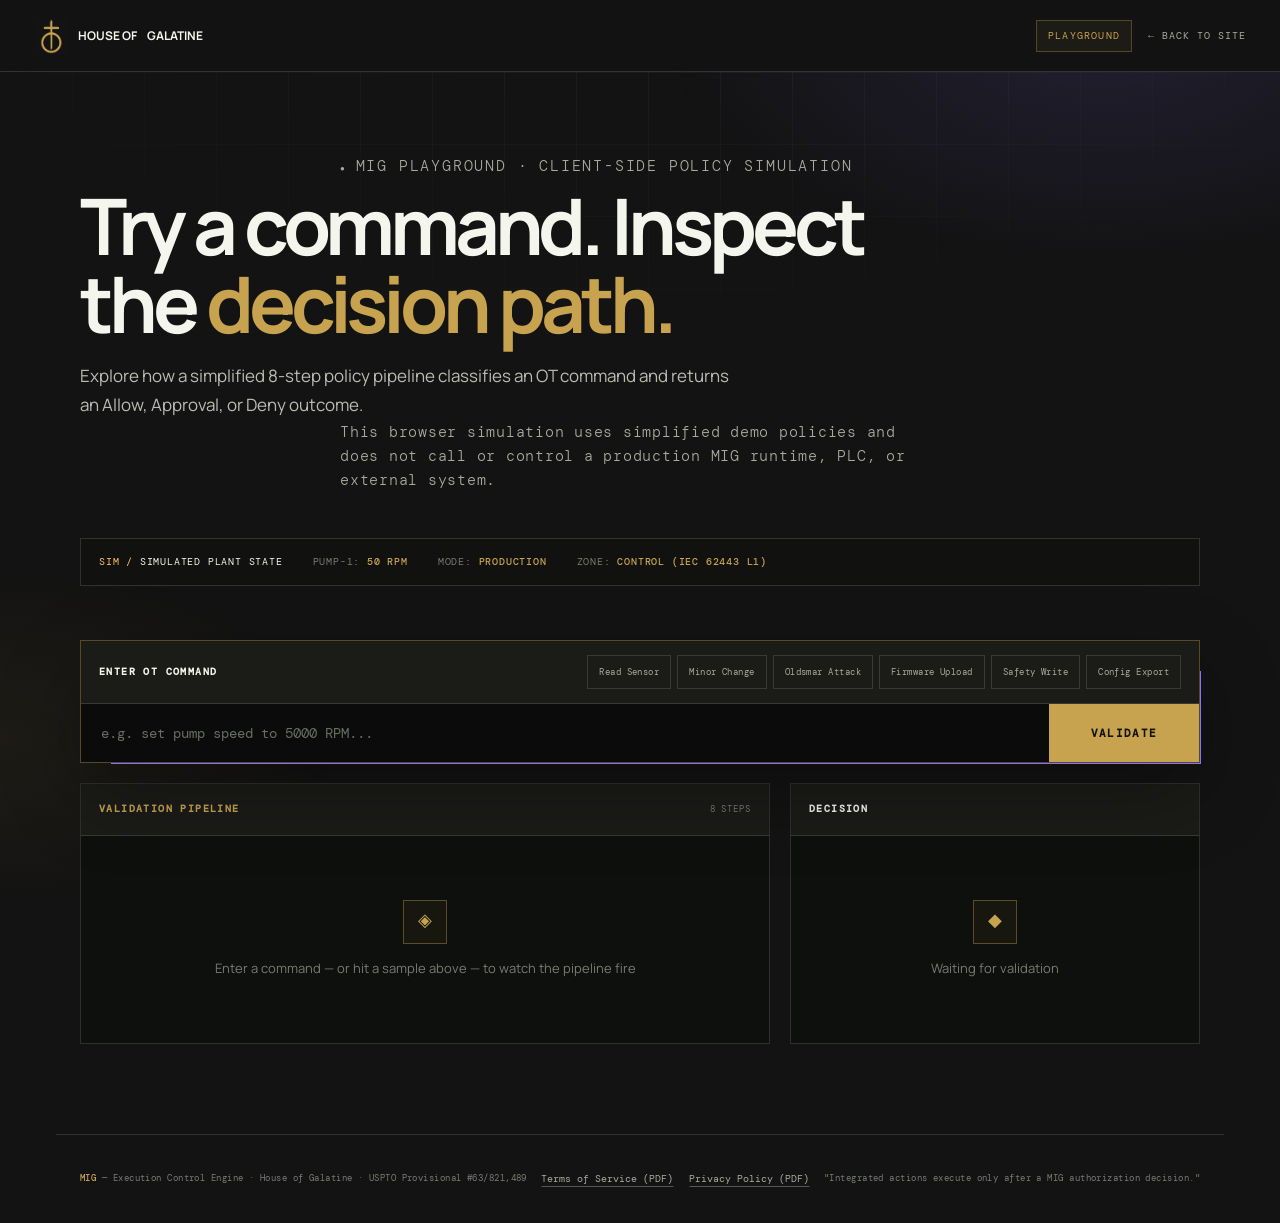
<file: playground.html>
<!doctype html>
<html lang="en">
<head>
    <meta charset="UTF-8">
    <meta name="viewport" content="width=device-width, initial-scale=1.0">
    <title>MIG Playground — Policy Simulation | House of Galatine</title>
    <meta name="description" content="Run an OT command through a client-side simulation of MIG's policy pipeline. Inspect the steps and see an Allow, Approval, or Deny outcome.">
    <meta name="theme-color" content="#131313">
    <meta property="og:title" content="MIG Playground — Explore a Policy Decision">
    <meta property="og:description" content="Run an OT command through a client-side simulation of MIG's 8-step policy pipeline.">
    <meta property="og:image" content="https://houseofgalatine.com/assets/galatine-mark.png">
    <meta name="twitter:card" content="summary">
    <link rel="canonical" href="https://houseofgalatine.com/playground.html">
    <link rel="icon" href="assets/galatine-mark.png" type="image/png">
    <link rel="preconnect" href="https://fonts.googleapis.com">
    <link rel="preconnect" href="https://fonts.gstatic.com" crossorigin>
    <link href="https://fonts.googleapis.com/css2?family=DM+Mono:wght@300;400;500&family=Manrope:wght@400;500;600;700;800&display=swap" rel="stylesheet">
    <style>
        :root {
            --bg: #08060d;
            --bg-deep: #050409;
            --panel: #0e0a18;
            --panel2: #120d20;
            --border: #241b3d;
            --border-bright: #3b2d63;
            --violet: #8b5cf6;
            --violet-bright: #a78bfa;
            --violet-deep: #6d28d9;
            --magenta: #d946ef;
            --allow: #34d399;
            --allow-bg: rgba(52,211,153,0.08);
            --deny: #fb7185;
            --deny-bg: rgba(251,113,133,0.08);
            --approval: #fbbf24;
            --approval-bg: rgba(251,191,36,0.08);
            --text: #e7e3f4;
            --dim: #8b84a8;
            --muted: #4d4569;
        }
        * { margin:0; padding:0; box-sizing:border-box; }
        html { scroll-behavior:smooth; }
        ::selection { background:rgba(139,92,246,0.35); color:#fff; }
        body {
            background:var(--bg); color:var(--text);
            font-family:'Inter',sans-serif; line-height:1.6; min-height:100vh;
            overflow-x:hidden;
        }
        .ambient {
            position:fixed; inset:0; pointer-events:none; z-index:0;
            background:
                radial-gradient(ellipse 55% 40% at 80% -5%, rgba(109,40,217,0.2), transparent 60%),
                radial-gradient(ellipse 45% 35% at 5% 110%, rgba(217,70,239,0.09), transparent 60%);
        }
        .grid-overlay {
            position:fixed; inset:0; pointer-events:none; z-index:0;
            background-image:
                linear-gradient(rgba(139,92,246,0.035) 1px, transparent 1px),
                linear-gradient(90deg, rgba(139,92,246,0.035) 1px, transparent 1px);
            background-size:56px 56px;
            mask-image:radial-gradient(ellipse 80% 55% at 50% 0%, black 20%, transparent 75%);
            -webkit-mask-image:radial-gradient(ellipse 80% 55% at 50% 0%, black 20%, transparent 75%);
        }
        nav, .hero, .main, footer { position:relative; z-index:1; }

        /* NAV */
        nav {
            padding:16px 32px; display:flex; justify-content:space-between; align-items:center;
            border-bottom:1px solid var(--border); background:rgba(8,6,13,0.85);
            backdrop-filter:blur(16px); position:sticky; top:0; z-index:100;
        }
        .nav-brand {
            font-family:'Syne',sans-serif; font-weight:800; font-size:14px;
            letter-spacing:0.02em; color:var(--text); text-decoration:none;
        }
        .nav-brand span { color:var(--violet-bright); }
        .nav-right { display:flex; gap:16px; align-items:center; }
        .nav-link {
            font-family:'JetBrains Mono',monospace; font-size:10px; color:var(--dim);
            text-decoration:none; letter-spacing:0.1em; text-transform:uppercase;
            transition:color 0.25s;
        }
        .nav-link:hover { color:var(--violet-bright); }
        .nav-badge {
            font-family:'JetBrains Mono',monospace; font-size:9px; padding:4px 12px;
            border-radius:5px;
            background:linear-gradient(135deg, rgba(109,40,217,0.3), rgba(217,70,239,0.15));
            border:1px solid rgba(167,139,250,0.3);
            color:var(--violet-bright); letter-spacing:0.12em;
        }

        /* HERO */
        .hero { padding:64px 32px 44px; max-width:900px; margin:0 auto; text-align:center; }
        .hero-label {
            font-family:'JetBrains Mono',monospace; font-size:10px; color:var(--violet-bright);
            letter-spacing:0.25em; text-transform:uppercase; margin-bottom:18px;
            animation:rise 0.7s ease 0.05s both;
        }
        .hero h1 {
            font-family:'Syne',sans-serif; font-weight:800; font-size:clamp(28px,4.5vw,42px);
            letter-spacing:-0.02em; line-height:1.15; color:#f4f1fd; margin-bottom:14px;
            animation:rise 0.7s ease 0.15s both;
        }
        .hero h1 .glow {
            background:linear-gradient(100deg, var(--violet-bright), var(--magenta));
            -webkit-background-clip:text; background-clip:text; color:transparent;
        }
        .hero p {
            font-size:15px; color:var(--dim); max-width:600px; margin:0 auto 8px; font-weight:300;
            animation:rise 0.7s ease 0.25s both;
        }
        .hero-note {
            font-family:'JetBrains Mono',monospace; font-size:10px; color:var(--muted);
            margin-top:18px; letter-spacing:0.05em;
            animation:rise 0.7s ease 0.35s both;
        }
        .plant-state {
            display:inline-flex; gap:18px; flex-wrap:wrap; justify-content:center;
            margin-top:22px; padding:10px 22px;
            border:1px solid var(--border); border-radius:8px; background:var(--panel);
            font-family:'JetBrains Mono',monospace; font-size:10px;
            letter-spacing:0.08em; text-transform:uppercase; color:var(--muted);
            animation:rise 0.7s ease 0.45s both;
        }
        .plant-state b { color:var(--violet-bright); font-weight:500; }

        /* MAIN */
        .main { max-width:1120px; margin:0 auto; padding:0 24px 70px; }

        /* INPUT */
        .input-section {
            background:var(--panel); border:1px solid var(--border-bright); border-radius:14px;
            overflow:hidden; margin-bottom:18px;
            box-shadow:0 0 0 1px rgba(139,92,246,0.06), 0 18px 60px rgba(0,0,0,0.5), 0 0 90px rgba(109,40,217,0.12);
            animation:rise 0.7s ease 0.5s both;
        }
        .input-header {
            padding:13px 20px; background:var(--panel2); border-bottom:1px solid var(--border);
            display:flex; justify-content:space-between; align-items:center; gap:12px; flex-wrap:wrap;
        }
        .input-label {
            font-family:'JetBrains Mono',monospace; font-size:10px; color:var(--dim);
            letter-spacing:0.14em; text-transform:uppercase; font-weight:600;
        }
        .sample-btns { display:flex; gap:6px; flex-wrap:wrap; }
        .sample-btn {
            font-family:'JetBrains Mono',monospace; font-size:9px; padding:5px 11px;
            background:transparent; border:1px solid var(--border); border-radius:5px;
            color:var(--dim); cursor:pointer; letter-spacing:0.05em; transition:all 0.22s;
        }
        .sample-btn:hover { border-color:var(--violet); color:var(--violet-bright); transform:translateY(-1px); }
        .sample-btn.deny-sample:hover { border-color:var(--deny); color:var(--deny); }
        .sample-btn.approval-sample:hover { border-color:var(--approval); color:var(--approval); }
        .input-row { display:flex; }
        .input-field {
            flex:1; padding:17px 20px; background:var(--bg-deep); border:none;
            color:#f4f1fd; font-family:'JetBrains Mono',monospace; font-size:14px; outline:none;
            caret-color:var(--violet-bright);
        }
        .input-field::placeholder { color:var(--muted); }
        .input-field:focus { box-shadow:inset 0 -2px 0 var(--violet); }
        .validate-btn {
            padding:17px 30px; border:none; cursor:pointer;
            background:linear-gradient(135deg, var(--violet-deep), var(--violet));
            color:#fff; font-family:'JetBrains Mono',monospace; font-size:12px; font-weight:600;
            letter-spacing:0.12em; transition:all 0.25s;
        }
        .validate-btn:hover { box-shadow:0 0 28px rgba(139,92,246,0.45); }
        .validate-btn:disabled { background:var(--panel2); color:var(--muted); cursor:not-allowed; box-shadow:none; }

        /* GRID */
        .result-grid { display:grid; grid-template-columns:1fr 390px; gap:16px; }
        @media(max-width:860px){ .result-grid { grid-template-columns:1fr; } }

        .card {
            background:var(--panel); border:1px solid var(--border); border-radius:14px; overflow:hidden;
        }
        .card-header {
            padding:13px 20px; background:var(--panel2); border-bottom:1px solid var(--border);
            display:flex; justify-content:space-between; align-items:center;
        }
        .card-label {
            font-family:'JetBrains Mono',monospace; font-size:10px; color:var(--dim);
            letter-spacing:0.14em; text-transform:uppercase; font-weight:600;
        }
        .card-label.accent { color:var(--violet-bright); }
        .pipe-count {
            font-family:'JetBrains Mono',monospace; font-size:9px; color:var(--muted);
            letter-spacing:0.1em;
        }

        /* PIPELINE */
        .pipeline-steps { padding:6px 0; }
        .step {
            display:flex; align-items:flex-start; gap:14px; padding:12px 20px;
            border-bottom:1px solid var(--border);
            opacity:0.25; transform:translateX(-6px);
            transition:opacity 0.35s ease, transform 0.35s ease, background 0.35s ease;
        }
        .step:last-child { border-bottom:none; }
        .step.active { opacity:1; transform:translateX(0); }
        .step.processing { opacity:1; transform:translateX(0); background:rgba(139,92,246,0.05); }
        .step-indicator {
            width:28px; height:28px; border-radius:8px; display:flex; align-items:center;
            justify-content:center; font-size:12px; flex-shrink:0; margin-top:2px;
            border:1px solid var(--border); background:var(--panel2);
            font-family:'JetBrains Mono',monospace; color:var(--muted);
            transition:all 0.35s;
        }
        .step.processing .step-indicator { border-color:var(--violet); color:var(--violet-bright); animation:pulse 0.9s infinite; }
        .step-indicator.pass { background:var(--allow-bg); border-color:rgba(52,211,153,0.35); color:var(--allow); }
        .step-indicator.fail { background:var(--deny-bg); border-color:rgba(251,113,133,0.4); color:var(--deny); }
        .step-indicator.flag { background:var(--approval-bg); border-color:rgba(251,191,36,0.35); color:var(--approval); }
        .step-content { flex:1; min-width:0; }
        .step-name {
            font-family:'JetBrains Mono',monospace; font-size:11.5px; font-weight:600;
            color:#f4f1fd; margin-bottom:2px; letter-spacing:0.03em;
        }
        .step-detail { font-size:11.5px; color:var(--dim); line-height:1.55; }
        .step-detail.deny-text { color:var(--deny); }
        .step-detail.flag-text { color:var(--approval); }
        .step-detail.pass-text { color:var(--allow); }

        /* DECISION */
        .decision-body { padding:22px; }
        .decision-badge {
            display:inline-block; padding:8px 22px; font-family:'JetBrains Mono',monospace;
            font-size:14px; font-weight:700; letter-spacing:0.16em; border-radius:7px;
            margin-bottom:22px; animation:popIn 0.45s cubic-bezier(0.34,1.56,0.64,1) both;
        }
        .decision-badge.allow { color:var(--allow); background:var(--allow-bg); border:1px solid rgba(52,211,153,0.3); box-shadow:0 0 30px rgba(52,211,153,0.12); }
        .decision-badge.deny { color:var(--deny); background:var(--deny-bg); border:1px solid rgba(251,113,133,0.35); box-shadow:0 0 30px rgba(251,113,133,0.15); }
        .decision-badge.approval { color:var(--approval); background:var(--approval-bg); border:1px solid rgba(251,191,36,0.3); box-shadow:0 0 30px rgba(251,191,36,0.12); }
        .decision-field { margin-bottom:16px; }
        .decision-field-label {
            font-family:'JetBrains Mono',monospace; font-size:9px; color:var(--muted);
            letter-spacing:0.14em; text-transform:uppercase; margin-bottom:5px; font-weight:600;
        }
        .decision-field-value { font-size:13px; color:var(--text); line-height:1.6; }
        .decision-field-value.mono { font-family:'JetBrains Mono',monospace; font-size:11.5px; color:#f4f1fd; }
        .risk-bar-container { display:flex; align-items:center; gap:12px; }
        .risk-bar { flex:1; height:8px; border-radius:4px; background:var(--panel2); overflow:hidden; border:1px solid var(--border); }
        .risk-bar-fill { height:100%; border-radius:4px; width:0; transition:width 0.9s cubic-bezier(0.22,1,0.36,1); }
        .risk-score { font-family:'JetBrains Mono',monospace; font-size:15px; font-weight:700; min-width:36px; text-align:right; }
        .flags-container { display:flex; flex-wrap:wrap; gap:6px; }
        .flag-badge {
            font-family:'JetBrains Mono',monospace; font-size:9px; padding:4px 9px;
            border-radius:4px; font-weight:600; letter-spacing:0.04em;
            background:rgba(139,92,246,0.1); border:1px solid rgba(139,92,246,0.25); color:var(--violet-bright);
        }
        .flag-badge.warn { background:var(--approval-bg); border-color:rgba(251,191,36,0.3); color:var(--approval); }
        .flag-badge.crit { background:var(--deny-bg); border-color:rgba(251,113,133,0.35); color:var(--deny); }
        .decision-summary { margin-top:20px; padding:15px 16px; border-radius:9px; }
        .decision-summary.allow { background:var(--allow-bg); border:1px solid rgba(52,211,153,0.2); }
        .decision-summary.deny { background:var(--deny-bg); border:1px solid rgba(251,113,133,0.25); }
        .decision-summary.approval { background:var(--approval-bg); border:1px solid rgba(251,191,36,0.2); }
        .decision-summary h4 { font-family:'JetBrains Mono',monospace; font-size:12px; font-weight:700; margin-bottom:6px; letter-spacing:0.06em; }
        .decision-summary.allow h4 { color:var(--allow); }
        .decision-summary.deny h4 { color:var(--deny); }
        .decision-summary.approval h4 { color:var(--approval); }
        .decision-summary p { font-size:11.5px; color:var(--dim); line-height:1.65; }
        .audit-section { margin-top:16px; padding:15px 16px; background:var(--bg-deep); border:1px solid var(--border); border-radius:9px; }
        .audit-title {
            font-family:'JetBrains Mono',monospace; font-size:9px; color:var(--muted);
            letter-spacing:0.14em; text-transform:uppercase; margin-bottom:8px; font-weight:600;
        }
        .audit-row {
            display:flex; justify-content:space-between; gap:12px; padding:4px 0;
            font-family:'JetBrains Mono',monospace; font-size:10px;
        }
        .audit-key { color:var(--muted); }
        .audit-val { color:var(--text); text-align:right; word-break:break-all; }

        /* EMPTY STATE */
        .empty-state { padding:64px 24px; text-align:center; color:var(--muted); font-size:13px; }
        .empty-icon {
            width:44px; height:44px; margin:0 auto 14px; border-radius:12px;
            border:1px solid var(--border-bright);
            display:flex; align-items:center; justify-content:center;
            font-family:'JetBrains Mono',monospace; font-size:18px; color:var(--violet-bright);
            background:linear-gradient(135deg, rgba(109,40,217,0.15), transparent);
        }

        footer {
            max-width:1120px; margin:0 auto; padding:22px 24px;
            border-top:1px solid var(--border); display:flex;
            justify-content:space-between; align-items:center; gap:10px; flex-wrap:wrap;
        }
        footer span { font-family:'JetBrains Mono',monospace; font-size:10px; color:var(--muted); letter-spacing:0.05em; }
        footer span b { color:var(--violet-bright); font-weight:500; }

        @media(max-width:640px){
            .hero { padding:44px 20px 32px; }
            .main { padding:0 12px 44px; }
            nav { padding:12px 16px; }
            .sample-btns { width:100%; }
            .input-field { font-size:12px; padding:14px 14px; }
            .validate-btn { padding:14px 18px; font-size:11px; }
            footer { flex-direction:column; text-align:center; }
        }

        @keyframes rise { from { opacity:0; transform:translateY(18px); } to { opacity:1; transform:translateY(0); } }
        @keyframes popIn { from { opacity:0; transform:scale(0.85); } to { opacity:1; transform:scale(1); } }
        @keyframes pulse { 0%,100%{ opacity:1; } 50%{ opacity:0.45; } }

        @media (prefers-reduced-motion: reduce) {
            * { animation:none !important; transition:none !important; }
            .hero-label,.hero h1,.hero p,.hero-note,.plant-state,.input-section { opacity:1 !important; transform:none !important; }
        }
    </style>
    <link rel="stylesheet" href="playground.css">
</head>
<body>
<div class="ambient"></div>
<div class="grid-overlay"></div>

<nav>
    <a href="index.html" class="nav-brand"><img class="nav-emblem" src="assets/galatine.png" alt="" width="34" height="36"> HOUSE OF <span>GALATINE</span></a>
    <div class="nav-right">
        <span class="nav-badge">PLAYGROUND</span>
        <a href="index.html" class="nav-link">← Back to site</a>
    </div>
</nav>

<div class="hero">
    <p class="hero-label">MIG Playground · Client-side Policy Simulation</p>
    <h1>Try a command. Inspect the <span class="glow">decision path.</span></h1>
    <p>Explore how a simplified 8-step policy pipeline classifies an OT command and returns an Allow, Approval, or Deny outcome.</p>
    <p class="hero-note">This browser simulation uses simplified demo policies and does not call or control a production MIG runtime, PLC, or external system.</p>
    <div class="plant-state">
        <span>SIMULATED PLANT STATE</span>
        <span>PUMP-1: <b>50 RPM</b></span>
        <span>MODE: <b>PRODUCTION</b></span>
        <span>ZONE: <b>CONTROL (IEC 62443 L1)</b></span>
    </div>
</div>

<main class="main">
    <div class="input-section">
        <div class="input-header">
            <span class="input-label">Enter OT Command</span>
            <div class="sample-btns">
                <button class="sample-btn" data-sample="read">Read Sensor</button>
                <button class="sample-btn approval-sample" data-sample="minor">Minor Change</button>
                <button class="sample-btn deny-sample" data-sample="oldsmar">Oldsmar Attack</button>
                <button class="sample-btn deny-sample" data-sample="firmware">Firmware Upload</button>
                <button class="sample-btn deny-sample" data-sample="safety">Safety Write</button>
                <button class="sample-btn deny-sample" data-sample="export">Config Export</button>
            </div>
        </div>
        <div class="input-row">
            <input type="text" id="commandInput" class="input-field" placeholder="e.g. set pump speed to 5000 RPM..." aria-label="OT command to validate">
            <button class="validate-btn" id="validateBtn">VALIDATE</button>
        </div>
    </div>

    <div class="result-grid">
        <div class="card">
            <div class="card-header">
                <span class="card-label accent">VALIDATION PIPELINE</span>
                <span class="pipe-count" id="pipeCount">8 STEPS</span>
            </div>
            <div class="pipeline-steps" id="pipelineSteps" aria-live="polite">
                <div class="empty-state">
                    <div class="empty-icon">◈</div>
                    Enter a command — or hit a sample above — to watch the pipeline fire
                </div>
            </div>
        </div>

        <div class="card">
            <div class="card-header">
                <span class="card-label">DECISION</span>
            </div>
            <div id="decisionBody" aria-live="polite">
                <div class="empty-state">
                    <div class="empty-icon">◆</div>
                    Waiting for validation
                </div>
            </div>
        </div>
    </div>
</main>

<footer>
    <span><b>MIG</b> — Execution Control Engine · House of Galatine · USPTO Provisional #63/821,489</span>
    <div class="legal-links" role="navigation" aria-label="Legal">
        <a href="legal/terms-of-service.pdf" type="application/pdf">Terms of Service (PDF)</a>
        <a href="legal/privacy-policy.pdf" type="application/pdf">Privacy Policy (PDF)</a>
    </div>
    <span>"Integrated actions execute only after a MIG authorization decision."</span>
</footer>

<script src="playground.js?v=2"></script>
</body>
</html>
</file>
<file: styles.css>
:root {
    --ink: #131313;
    --ink-2: #171714;
    --ink-3: #1d1d19;
    --paper: #f1f2e9;
    --paper-2: #e4e6da;
    --line: rgba(241, 242, 233, 0.16);
    --line-dark: rgba(19, 19, 19, 0.17);
    --text: #f4f5ed;
    --muted: #a7ab9c;
    --dark-muted: #54584e;
    --signal: #c7a34f;
    --signal-dark: #8f6e27;
    --violet: #8a70ff;
    --allow: #68e6a2;
    --approval: #ffc45a;
    --deny: #ff6b63;
    --mono: "DM Mono", "SFMono-Regular", Consolas, monospace;
    --sans: "Manrope", Inter, system-ui, sans-serif;
    --header: 78px;
}

* { box-sizing: border-box; }
html { scroll-behavior: smooth; }
body {
    margin: 0;
    background: var(--ink);
    color: var(--text);
    font-family: var(--sans);
    font-size: 16px;
    line-height: 1.6;
    overflow-x: hidden;
    -webkit-font-smoothing: antialiased;
}
body.menu-open { overflow: hidden; }
::selection { background: var(--signal); color: var(--ink); }
a { color: inherit; }
button, input { font: inherit; }
img, svg { display: block; max-width: 100%; }
h1, h2, h3, p { margin-top: 0; }
[id] { scroll-margin-top: calc(var(--header) + 28px); }

.sr-only {
    position: absolute;
    width: 1px;
    height: 1px;
    padding: 0;
    margin: -1px;
    overflow: hidden;
    clip: rect(0, 0, 0, 0);
    white-space: nowrap;
    border: 0;
}
.skip-link {
    position: fixed;
    left: 16px;
    top: -80px;
    z-index: 1000;
    padding: 12px 18px;
    background: var(--signal);
    color: var(--ink);
    font: 500 13px/1 var(--mono);
    text-decoration: none;
    transition: top .2s ease;
}
.skip-link:focus { top: 16px; }
:focus-visible { outline: 2px solid var(--signal); outline-offset: 4px; }
.site-grid {
    position: fixed;
    inset: 0;
    pointer-events: none;
    z-index: -1;
    opacity: .25;
    background-image:
        linear-gradient(rgba(255,255,255,.035) 1px, transparent 1px),
        linear-gradient(90deg, rgba(255,255,255,.035) 1px, transparent 1px);
    background-size: 72px 72px;
    mask-image: linear-gradient(to bottom, #000, transparent 78%);
}

.section-shell { width: min(100%, 1380px); margin-inline: auto; padding-inline: 48px; }
.site-header {
    position: fixed;
    inset: 0 0 auto;
    z-index: 100;
    min-height: var(--header);
    padding: 0 34px;
    display: grid;
    grid-template-columns: 1fr auto 1fr;
    align-items: center;
    border-bottom: 1px solid var(--line);
    background: rgba(19, 19, 19, .86);
    backdrop-filter: blur(18px);
    transition: background .25s ease, min-height .25s ease;
}
.site-header.scrolled { min-height: 68px; background: rgba(19, 19, 19, .96); }
.brand { display: inline-flex; align-items: center; gap: 12px; width: max-content; text-decoration: none; }
.brand-mark {
    width: 40px;
    height: 42px;
    flex: none;
    object-fit: cover;
    animation: brandForge .8s cubic-bezier(.2,.8,.2,1) both;
    transition: transform .35s ease, filter .35s ease;
}
.brand:hover .brand-mark { transform: translateY(-1px) scale(1.045); filter: drop-shadow(0 0 9px rgba(199,163,79,.52)); }
.brand-name { font-weight: 700; font-size: 14px; letter-spacing: -.01em; }
.site-nav { display: flex; align-items: center; gap: clamp(24px, 3vw, 50px); }
.site-nav a,
.header-cta {
    font: 500 11px/1 var(--mono);
    letter-spacing: .08em;
    text-transform: uppercase;
    text-decoration: none;
}
.site-nav a { color: var(--muted); transition: color .2s ease; }
.site-nav a:hover,
.site-nav a[aria-current="page"] { color: var(--signal); }
.mobile-demo { display: none; }
.header-cta { justify-self: end; padding: 13px 16px; border: 1px solid var(--line); transition: background .2s ease, color .2s ease, border-color .2s ease; }
.header-cta:hover { background: var(--signal); border-color: var(--signal); color: var(--ink); }
.nav-toggle { display: none; background: none; color: inherit; border: 0; }

.hero {
    position: relative;
    overflow: clip;
    min-height: 900px;
    padding-top: 170px;
    padding-bottom: 100px;
    display: grid;
    grid-template-columns: minmax(0, 1.03fr) minmax(480px, .97fr);
    gap: clamp(54px, 7vw, 110px);
    align-items: center;
}
.hero::before {
    content: "";
    position: absolute;
    width: 700px;
    height: 700px;
    right: -260px;
    top: 10px;
    border-radius: 50%;
    background: radial-gradient(circle, rgba(138,112,255,.12), transparent 67%);
    pointer-events: none;
}
.signal-label,
.overline,
.section-index,
.cta-code {
    font: 500 11px/1.3 var(--mono);
    letter-spacing: .13em;
    text-transform: uppercase;
}
.signal-label { display: flex; align-items: center; gap: 10px; color: var(--signal); margin-bottom: 29px; }
.signal-dot { width: 7px; height: 7px; border-radius: 50%; background: var(--signal); box-shadow: 0 0 0 6px rgba(199,163,79,.09), 0 0 24px rgba(199,163,79,.42); }
.hero h1 {
    max-width: 760px;
    margin-bottom: 30px;
    font-size: clamp(49px, 6.2vw, 94px);
    line-height: .98;
    letter-spacing: -.065em;
    font-weight: 700;
}
.hero h1 em,
.section-intro h2 em,
.how-intro h2 em,
.final-cta h2 em { color: var(--signal); font-style: normal; }
.hero-lede { max-width: 650px; color: #bdc0b5; font-size: clamp(17px, 1.6vw, 21px); line-height: 1.65; letter-spacing: -.015em; }
.hero-lede strong { color: var(--text); font-weight: 600; }
.hero-actions { display: flex; flex-wrap: wrap; gap: 12px; margin-top: 38px; }
.button {
    min-height: 54px;
    padding: 0 23px;
    display: inline-flex;
    align-items: center;
    justify-content: center;
    gap: 20px;
    border: 1px solid transparent;
    font: 500 12px/1 var(--mono);
    letter-spacing: .045em;
    text-transform: uppercase;
    text-decoration: none;
    transition: transform .2s ease, background .2s ease, color .2s ease, border-color .2s ease;
}
.button:hover { transform: translateY(-2px); }
.button-primary { background: var(--signal); color: var(--ink); border-color: var(--signal); }
.button-primary:hover { background: #dfc171; }
.button-secondary { border-color: var(--line); color: var(--text); }
.button-secondary:hover { border-color: var(--text); }
.hero-qualifiers { display: flex; flex-wrap: wrap; gap: 8px 22px; margin-top: 34px; color: #898e81; font: 400 10px/1.4 var(--mono); letter-spacing: .045em; text-transform: uppercase; }
.hero-qualifiers span::before { content: "+"; margin-right: 7px; color: var(--signal); }

/* Galatine tubes — shared hero atmosphere */
.tubes-host { position: relative; isolation: isolate; }
.tubes-host::after {
    content: "";
    position: absolute;
    inset: 0;
    z-index: 0;
    pointer-events: none;
    opacity: .82;
    background:
        radial-gradient(circle at 82% 28%, rgba(199,163,79,.17), transparent 31%),
        radial-gradient(circle at 64% 72%, rgba(143,110,39,.10), transparent 34%),
        linear-gradient(90deg, var(--ink) 0%, rgba(19,19,19,.93) 43%, rgba(19,19,19,.58) 100%);
    transition: opacity .8s ease;
}
.galatine-tubes {
    position: absolute;
    inset: 0;
    z-index: 0;
    width: 100%;
    height: 100%;
    display: block;
    opacity: 0;
    pointer-events: none;
    filter: saturate(.78) contrast(1.05);
    mask-image: linear-gradient(90deg, transparent 0%, rgba(0,0,0,.22) 32%, #000 61%, rgba(0,0,0,.76) 100%);
    transition: opacity 1.1s ease;
}
.tubes-ready .galatine-tubes { opacity: .46; }
.tubes-ready::after { opacity: .45; }
.tubes-static::after { opacity: 1; }
.tubes-host > :not(.galatine-tubes) { position: relative; z-index: 2; }
.home-hero.tubes-host,
.automation-hero.tubes-host { overflow: clip; }

/* Signature sigil motion — SVG/CSS only, no canvas runtime */
.tubes-host > .hero-sigil {
    position: absolute;
    z-index: 1;
    width: clamp(390px, 40vw, 620px);
    aspect-ratio: 1;
    pointer-events: none;
    opacity: .28;
    color: var(--signal);
    filter: drop-shadow(0 0 28px rgba(199,163,79,.12));
}
.hero-sigil-home { right: -8%; top: 17%; }
.hero-sigil-mig { right: -10%; top: 16%; }
.hero-sigil-automation { right: -9%; top: 16%; }
.hero-sigil svg { width: 100%; height: 100%; overflow: visible; }
.sigil-ring,
.sigil-sword,
.sigil-guard,
.sigil-pulse {
    fill: none;
    stroke: currentColor;
    vector-effect: non-scaling-stroke;
}
.sigil-ring { stroke-width: 9; stroke-dasharray: 604; stroke-dashoffset: 604; animation: sigilDrawRing 1.4s .18s cubic-bezier(.35,.05,.2,1) forwards; }
.sigil-sword { stroke-width: 10; stroke-linecap: round; stroke-dasharray: 236; stroke-dashoffset: 236; animation: sigilDrawSword 1s .85s cubic-bezier(.2,.75,.2,1) forwards; }
.sigil-guard { stroke-width: 10; stroke-linecap: round; stroke-dasharray: 124; stroke-dashoffset: 124; animation: sigilDrawGuard .7s 1.28s ease forwards; }
.sigil-point { fill: currentColor; opacity: 0; animation: sigilPointIn .45s 1.45s ease forwards; }
.sigil-point-bottom { animation-delay: 1.55s; }
.sigil-pulse { stroke-width: 1; opacity: 0; transform-origin: 160px 190px; animation: sigilPulse 5.6s 2s ease-out infinite; }
.sigil-orbit { transform-origin: 160px 190px; animation: sigilOrbit 13s 2s linear infinite; }
.sigil-orbit circle { fill: #efd27e; filter: drop-shadow(0 0 7px rgba(239,210,126,.9)); }

/* House landing */
.home-hero {
    min-height: 880px;
    padding-top: 155px;
    padding-bottom: 90px;
    display: grid;
    grid-template-columns: minmax(0,1.05fr) minmax(430px,.75fr);
    gap: clamp(60px,8vw,130px);
    align-items: center;
}
.home-hero h1,
.automation-hero h1 {
    max-width: 880px;
    margin-bottom: 30px;
    font-size: clamp(53px,6.3vw,96px);
    line-height: .98;
    letter-spacing: -.068em;
}
.home-hero h1 em,
.automation-hero h1 em { color: var(--signal); font-style: normal; }
.home-lede { max-width: 690px; color: #b8bcaf; font-size: clamp(17px,1.55vw,21px); line-height: 1.65; letter-spacing: -.015em; }
.choice-board { border: 1px solid rgba(199,163,79,.34); background: rgba(14,15,13,.82); box-shadow: 0 30px 90px rgba(0,0,0,.3); }
.choice-board-head { min-height: 52px; padding: 0 20px; display: flex; align-items: center; justify-content: space-between; border-bottom: 1px solid var(--line); color: #777c70; font: 500 8px/1 var(--mono); letter-spacing: .1em; text-transform: uppercase; }
.choice-row { min-height: 230px; padding: 28px 25px; display: grid; grid-template-columns: 35px 1fr auto; gap: 18px; border-bottom: 1px solid var(--line); color: inherit; text-decoration: none; transition: background .2s ease; }
.choice-row:hover { background: rgba(199,163,79,.07); }
.choice-number { color: var(--signal); font: 500 10px/1 var(--mono); }
.choice-kicker { color: #73786d; font: 500 8px/1 var(--mono); letter-spacing: .08em; text-transform: uppercase; }
.choice-row h2 { margin: 34px 0 9px; font-size: clamp(32px,3vw,46px); line-height: 1; letter-spacing: -.055em; }
.choice-row p { max-width: 400px; margin: 0; color: var(--muted); font-size: 13px; }
.choice-arrow { color: var(--signal); font: 400 18px/1 var(--mono); transition: transform .2s ease; }
.choice-row:hover .choice-arrow { transform: translate(3px,-3px); }
.choice-note { margin: 0; padding: 16px 20px; color: #70756a; font: 400 8px/1.4 var(--mono); letter-spacing: .06em; text-transform: uppercase; }

.home-paths { padding: 150px 0; background: var(--paper); color: var(--ink); }
.path-grid { display: grid; grid-template-columns: repeat(2,minmax(0,1fr)); border-top: 1px solid var(--line-dark); border-left: 1px solid var(--line-dark); }
.path-card { min-height: 570px; padding: clamp(30px,4vw,58px); display: flex; flex-direction: column; border-right: 1px solid var(--line-dark); border-bottom: 1px solid var(--line-dark); }
.path-card-mig { background: #e7e9d8; }
.path-card-automation { background: #eceee5; }
.path-meta { display: flex; justify-content: space-between; gap: 20px; color: var(--dark-muted); font: 500 9px/1.3 var(--mono); letter-spacing: .08em; text-transform: uppercase; }
.path-card h3 { margin: auto 0 22px; font-size: clamp(56px,7vw,96px); line-height: .9; letter-spacing: -.075em; }
.path-card > p { max-width: 590px; color: #4e5249; font-size: 15px; }
.path-card ul { margin: 24px 0 0; padding: 21px 0 0; display: grid; gap: 9px; border-top: 1px solid var(--line-dark); list-style: none; }
.path-card li { color: #454941; font: 400 10px/1.5 var(--mono); }
.path-card li::before { content: "+"; margin-right: 9px; color: #6a8d11; }
.path-card .text-link { margin-top: 34px; color: #755614; }

.home-proof { padding-top: 145px; padding-bottom: 145px; display: grid; grid-template-columns: minmax(0,1fr) minmax(540px,1fr); gap: clamp(60px,8vw,120px); align-items: end; }
.home-proof-copy h2 { max-width: 690px; margin-bottom: 25px; font-size: clamp(40px,4.7vw,67px); line-height: 1.02; letter-spacing: -.055em; }
.home-proof-copy > p:last-child { max-width: 650px; margin: 0; color: var(--muted); }
.home-proof-stats { display: grid; grid-template-columns: repeat(3,1fr); border-top: 1px solid var(--line); border-left: 1px solid var(--line); }
.home-proof-stats > div { min-height: 210px; padding: 24px; display: flex; flex-direction: column; justify-content: space-between; border-right: 1px solid var(--line); border-bottom: 1px solid var(--line); }
.home-proof-stats strong { color: var(--signal); font-size: clamp(38px,4vw,58px); line-height: 1; letter-spacing: -.06em; }
.home-proof-stats span { color: var(--muted); font: 400 9px/1.5 var(--mono); text-transform: uppercase; }
.home-contact { position: relative; min-height: 680px; padding: 110px 48px; overflow: hidden; display: grid; place-items: center; background: var(--signal); color: var(--ink); }
.home-contact-inner { position: relative; width: min(100%,1120px); }
.home-contact h2 { max-width: 1000px; margin: 0 auto 60px; text-align: center; font-size: clamp(50px,7vw,96px); line-height: .98; letter-spacing: -.07em; }
.home-contact .overline { color: rgba(19,19,19,.62); text-align: center; }
.home-contact-actions { display: grid; grid-template-columns: repeat(2,1fr); border-top: 1px solid rgba(19,19,19,.35); border-left: 1px solid rgba(19,19,19,.35); }
.contact-path { min-height: 150px; padding: 28px; display: grid; grid-template-columns: 1fr auto; align-content: center; border-right: 1px solid rgba(19,19,19,.35); border-bottom: 1px solid rgba(19,19,19,.35); color: var(--ink); text-decoration: none; }
.contact-path span { grid-column: 1 / -1; margin-bottom: 20px; font: 500 9px/1 var(--mono); letter-spacing: .08em; text-transform: uppercase; }
.contact-path strong { font-size: clamp(18px,2.2vw,28px); letter-spacing: -.035em; }
.contact-path i { font-style: normal; font-size: 20px; transition: transform .2s ease; }
.contact-path:hover i { transform: translate(3px,-3px); }
.home-email { display: block; width: max-content; margin: 34px auto 0; color: var(--ink); }

/* Automation page */
.automation-hero { min-height: 900px; padding-top: 155px; padding-bottom: 100px; display: grid; grid-template-columns: minmax(0,1fr) minmax(430px,.75fr); gap: clamp(60px,8vw,120px); align-items: center; }
.automation-map { border: 1px solid rgba(199,163,79,.35); background: linear-gradient(145deg,rgba(199,163,79,.06),transparent 50%),var(--ink-2); }
.automation-map-head { min-height: 58px; padding: 0 22px; display: flex; align-items: center; justify-content: space-between; color: #74796e; border-bottom: 1px solid var(--line); font: 500 8px/1 var(--mono); letter-spacing: .08em; text-transform: uppercase; }
.automation-map-row { min-height: 110px; padding: 22px; display: grid; grid-template-columns: 34px 1fr auto; gap: 17px; align-items: center; border-bottom: 1px solid var(--line); }
.automation-map-row > span { color: var(--signal); font: 500 9px/1 var(--mono); }
.automation-map-row strong { font-size: 16px; }
.automation-map-row i { color: #74796e; font: 400 8px/1 var(--mono); font-style: normal; text-transform: uppercase; }
.automation-map-foot { padding: 16px 22px; display: flex; flex-wrap: wrap; justify-content: space-between; gap: 12px; color: var(--signal); font: 400 8px/1 var(--mono); text-transform: uppercase; }
.client-case-study { padding: 150px 0; background: var(--paper); color: var(--ink); }
.client-case-study .section-copy { color: #55594f; }
.case-study-lead { display: grid; grid-template-columns: minmax(300px,.72fr) minmax(0,1.28fr); gap: 30px; align-items: stretch; }
.case-study-summary { padding: clamp(30px,4vw,54px); display: flex; flex-direction: column; border: 1px solid var(--line-dark); background: #e7e9dd; }
.case-study-kicker { color: #755614; font: 500 9px/1.4 var(--mono); letter-spacing: .08em; text-transform: uppercase; }
.case-study-summary h3 { margin: auto 0 22px; font-size: clamp(31px,3.6vw,50px); line-height: 1.02; letter-spacing: -.055em; }
.case-study-summary > p:not(.case-study-kicker):not(.case-study-stack) { color: #4f534a; font-size: 14px; }
.case-study-facts { margin: 28px 0 0; display: grid; grid-template-columns: repeat(2,minmax(0,1fr)); border-top: 1px solid var(--line-dark); border-left: 1px solid var(--line-dark); }
.case-study-facts > div { min-height: 112px; padding: 17px; display: flex; flex-direction: column; justify-content: space-between; border-right: 1px solid var(--line-dark); border-bottom: 1px solid var(--line-dark); }
.case-study-facts dt { color: #755614; font-size: 20px; font-weight: 700; letter-spacing: -.035em; }
.case-study-facts dd { margin: 0; color: #5b5f55; font: 400 8px/1.45 var(--mono); text-transform: uppercase; }
.case-study-stack { margin: 24px 0 0; color: #62665c; font: 400 9px/1.6 var(--mono); }
.case-study-stack strong { color: var(--ink); }
.case-study-frame { margin: 0; overflow: hidden; border: 1px solid rgba(199,163,79,.42); background: #0e0f0d; color: var(--text); box-shadow: 0 24px 55px rgba(19,19,19,.16); }
.case-study-frame-head { min-height: 48px; padding: 0 18px; display: flex; align-items: center; justify-content: space-between; gap: 20px; border-bottom: 1px solid var(--line); color: #858a7e; font: 500 8px/1 var(--mono); letter-spacing: .08em; text-transform: uppercase; }
.case-study-frame-head span:first-child::before { content: ""; width: 6px; height: 6px; margin-right: 9px; display: inline-block; border-radius: 50%; background: var(--signal); box-shadow: 0 0 13px rgba(199,163,79,.65); }
.case-study-frame > a { display: block; overflow: hidden; background: #0c0d0b; }
.case-study-frame img { width: 100%; height: auto; transition: transform .4s ease; }
.case-study-frame > a:hover img { transform: scale(1.012); }
.case-study-frame figcaption { padding: 20px 22px; display: grid; grid-template-columns: minmax(200px,.42fr) 1fr; gap: 26px; border-top: 1px solid var(--line); }
.case-study-frame figcaption strong { font-size: 13px; }
.case-study-frame figcaption span { color: #8f9488; font-size: 11px; }
.case-study-workflow { display: flex; flex-direction: column; }
.case-study-workflow > a { flex: 1; display: grid; place-items: center; }
.case-study-gallery { margin-top: 30px; display: grid; grid-template-columns: repeat(2,minmax(0,1fr)); gap: 30px; }
.workflow-examples { padding: 150px 0; background: var(--paper); color: var(--ink); }
.workflow-grid { display: grid; grid-template-columns: repeat(3,1fr); border-top: 1px solid var(--line-dark); border-left: 1px solid var(--line-dark); }
.workflow-item { min-height: 280px; padding: 28px; display: flex; flex-direction: column; border-right: 1px solid var(--line-dark); border-bottom: 1px solid var(--line-dark); }
.workflow-item > span { color: #7c671f; font: 500 9px/1 var(--mono); }
.workflow-item h3 { margin: auto 0 12px; font-size: clamp(24px,2.4vw,34px); line-height: 1.05; letter-spacing: -.045em; }
.workflow-item p { margin: 0; color: #565a50; font-size: 13px; }
.automation-engagement { padding-top: 150px; padding-bottom: 150px; }
.services-engagement-copy h2 { margin: 0 0 18px; max-width: 560px; font-size: clamp(31px,4vw,52px); line-height: 1.03; letter-spacing: -.055em; }
.governance-bridge { padding: 140px 0; border-block: 1px solid var(--line); background: var(--ink-2); }
.governance-bridge-inner { display: grid; grid-template-columns: 1.15fr .85fr; gap: clamp(60px,9vw,145px); align-items: end; }
.governance-bridge h2 { margin: 0; font-size: clamp(39px,5vw,70px); line-height: 1.02; letter-spacing: -.055em; }
.governance-bridge-copy p { color: var(--muted); font-size: 16px; }

.gate-shell {
    position: relative;
    min-width: 0;
    border: 1px solid rgba(199,163,79,.38);
    background: rgba(14,16,13,.88);
    box-shadow: 0 30px 90px rgba(0,0,0,.42), 20px 20px 0 -19px var(--violet);
}
.gate-shell::before,
.gate-shell::after { content: ""; position: absolute; width: 8px; height: 8px; border-color: var(--signal); }
.gate-shell::before { left: -1px; top: -1px; border-left: 2px solid; border-top: 2px solid; }
.gate-shell::after { right: -1px; bottom: -1px; border-right: 2px solid; border-bottom: 2px solid; }
.gate-topline { min-height: 76px; padding: 18px 20px; display: flex; align-items: center; justify-content: space-between; gap: 20px; border-bottom: 1px solid var(--line); }
.gate-topline > div:first-child { display: grid; gap: 6px; }
.gate-kicker { color: #777c70; font: 400 9px/1 var(--mono); letter-spacing: .11em; text-transform: uppercase; }
.gate-topline strong { font: 500 13px/1.2 var(--mono); }
.live-pill { flex: none; color: var(--signal); font: 400 9px/1 var(--mono); letter-spacing: .08em; text-transform: uppercase; }
.live-pill span { display: inline-block; width: 6px; height: 6px; margin-right: 7px; border-radius: 50%; background: var(--signal); animation: pulse 1.8s ease infinite; }
.gate-flow { min-height: 185px; padding: 28px 20px; display: grid; grid-template-columns: 1fr 42px 1.15fr 42px 1fr; align-items: center; }
.flow-node { min-width: 0; aspect-ratio: 1.05; padding: 15px; display: flex; flex-direction: column; justify-content: flex-end; border: 1px solid var(--line); background: var(--ink); }
.flow-node > span { margin-bottom: auto; color: #6d7167; font: 400 9px/1 var(--mono); }
.flow-node strong { font-size: clamp(15px, 1.5vw, 21px); letter-spacing: -.03em; }
.flow-node small { color: #767a70; font: 400 8px/1.4 var(--mono); text-transform: uppercase; }
.flow-node-core { position: relative; border-color: var(--signal); background: var(--signal); color: var(--ink); box-shadow: 0 0 45px rgba(199,163,79,.1); }
.flow-node-core::after { content: ""; position: absolute; inset: -8px; border: 1px solid rgba(199,163,79,.22); }
.flow-node-core > span, .flow-node-core small { color: rgba(19,19,19,.62); }
.flow-line { position: relative; height: 1px; background: #373b34; overflow: hidden; }
.flow-line i { position: absolute; top: -2px; left: -8px; width: 6px; height: 6px; border-radius: 50%; background: var(--signal); animation: signalTravel 2s linear infinite; }
.flow-line-locked i { background: var(--deny); animation-delay: 1s; }
.decision-window { margin: 0 20px 20px; border: 1px solid var(--line); background: rgba(11,11,11,.84); }
.decision-window-head { padding: 11px 13px; display: flex; justify-content: space-between; color: #757a6f; border-bottom: 1px solid var(--line); font: 400 9px/1 var(--mono); letter-spacing: .08em; text-transform: uppercase; }
.hero-feed { min-height: 183px; }
.feed-event { padding: 14px 13px; display: grid; grid-template-columns: minmax(0,1fr) auto; gap: 14px; align-items: center; border-bottom: 1px solid rgba(241,242,233,.08); animation: feedSlide .35s ease both; }
.feed-event:last-child { border-bottom: 0; }
.feed-event > div { min-width: 0; }
.feed-source { color: #666b60; font: 400 8px/1 var(--mono); letter-spacing: .09em; text-transform: uppercase; }
.feed-command { margin-top: 5px; overflow: hidden; text-overflow: ellipsis; white-space: nowrap; color: #cbd0c3; font: 400 10px/1.35 var(--mono); }
.feed-verdict { min-width: 73px; padding: 7px 8px; text-align: center; border: 1px solid currentColor; font: 500 9px/1 var(--mono); letter-spacing: .11em; text-transform: uppercase; }
.feed-verdict.allow { color: var(--allow); background: rgba(104,230,162,.06); }
.feed-verdict.approval { color: var(--approval); background: rgba(255,196,90,.06); }
.feed-verdict.deny { color: var(--deny); background: rgba(255,107,99,.06); }
.gate-footer { padding: 14px 20px; display: flex; justify-content: space-between; gap: 12px; border-top: 1px solid var(--line); color: #74796e; font: 400 8px/1 var(--mono); letter-spacing: .07em; text-transform: uppercase; }
.gate-footer b { color: #c5c9bd; font-weight: 500; }

.principle-rail { overflow: hidden; border-block: 1px solid var(--signal); background: var(--signal); color: var(--ink); }
.rail-track { width: max-content; padding: 15px 0; display: flex; align-items: center; gap: 34px; animation: marquee 34s linear infinite; white-space: nowrap; font: 500 11px/1 var(--mono); letter-spacing: .08em; text-transform: uppercase; }
.rail-track i { font-size: 7px; font-style: normal; }

.credibility {
    min-height: 158px;
    margin-top: 72px;
    padding-block: 25px;
    display: grid;
    grid-template-columns: minmax(0, 1.5fr) .34fr .34fr auto;
    align-items: center;
    gap: 32px;
    border: 1px solid var(--line);
}
.credibility-copy { display: grid; gap: 10px; }
.credibility-copy span { color: var(--signal); font: 500 9px/1 var(--mono); letter-spacing: .09em; text-transform: uppercase; }
.credibility-copy strong { font-size: clamp(17px, 2vw, 24px); line-height: 1.3; letter-spacing: -.025em; }
.credibility-stat { min-height: 80px; padding-left: 25px; display: flex; flex-direction: column; justify-content: center; border-left: 1px solid var(--line); }
.credibility-stat strong { color: var(--signal); font-size: 31px; line-height: 1; letter-spacing: -.05em; }
.credibility-stat span { margin-top: 8px; color: var(--muted); font: 400 8px/1.35 var(--mono); text-transform: uppercase; }
.credibility > a { color: var(--text); font: 500 9px/1.4 var(--mono); letter-spacing: .06em; text-decoration: none; text-transform: uppercase; }
.credibility > a:hover { color: var(--signal); }

.problem { padding-top: 150px; padding-bottom: 150px; }
.section-intro { display: grid; grid-template-columns: minmax(150px, .35fr) 1.65fr; gap: 40px; margin-bottom: 82px; }
.section-index { padding-top: 9px; color: #73786c; }
.overline { margin-bottom: 20px; color: var(--signal-dark); }
.section-intro h2,
.verdict-heading h2 {
    margin-bottom: 0;
    font-size: clamp(39px, 5vw, 70px);
    line-height: 1.02;
    letter-spacing: -.055em;
    font-weight: 600;
}
.problem-ledger { border-top: 1px solid var(--line); }
.ledger-row { min-height: 186px; padding: 35px 0; display: grid; grid-template-columns: .23fr .77fr 1.15fr auto; gap: 35px; align-items: start; border-bottom: 1px solid var(--line); }
.ledger-number { color: var(--signal); font: 400 12px/1 var(--mono); }
.ledger-row h3 { margin: -5px 0 0; font-size: clamp(21px, 2vw, 28px); letter-spacing: -.035em; line-height: 1.2; }
.ledger-row p { margin: -4px 0 0; max-width: 520px; color: var(--muted); line-height: 1.75; }
.ledger-tag { padding: 7px 10px; color: var(--deny); border: 1px solid rgba(255,107,99,.4); font: 500 9px/1 var(--mono); letter-spacing: .07em; text-transform: uppercase; }
.incident-note { margin-top: 56px; padding: 27px 30px; display: grid; grid-template-columns: auto 1fr auto; align-items: center; gap: 25px; border: 1px solid rgba(255,196,90,.34); background: rgba(255,196,90,.035); }
.incident-mark { width: 40px; height: 40px; display: grid; place-items: center; border: 1px solid var(--approval); color: var(--approval); font: 500 17px/1 var(--mono); }
.incident-note p { margin: 0; max-width: 870px; color: #b7baaf; }
.incident-note strong { color: var(--text); }
.incident-note a { color: var(--approval); font: 500 10px/1.4 var(--mono); letter-spacing: .06em; text-transform: uppercase; text-decoration: none; white-space: nowrap; }

.products { padding: 150px 0; background: var(--paper); color: var(--ink); }
.section-intro-light .section-index { color: var(--dark-muted); }
.section-intro-light .overline { color: #56700f; }
.architecture { min-height: 420px; padding: 42px; display: grid; grid-template-columns: .9fr 70px 1.4fr 70px .9fr; align-items: center; border: 1px solid var(--line-dark); background: #e9eadf; }
.architecture-sources, .architecture-targets { display: grid; gap: 11px; }
.architecture-sources span, .architecture-targets span { padding: 13px 15px; border: 1px solid var(--line-dark); background: rgba(255,255,255,.22); font: 500 10px/1 var(--mono); letter-spacing: .04em; text-transform: uppercase; }
.architecture-arrow { height: 1px; background: rgba(19,19,19,.32); position: relative; }
.architecture-arrow::after { content: ""; position: absolute; right: -1px; top: -3px; width: 7px; height: 7px; border-top: 1px solid; border-right: 1px solid; transform: rotate(45deg); }
.architecture-arrow span { position: absolute; top: -2px; left: 0; width: 5px; height: 5px; border-radius: 50%; background: var(--violet); animation: signalTravel 2s linear infinite; }
.mig-core { position: relative; min-height: 330px; padding: 48px; overflow: hidden; display: flex; flex-direction: column; justify-content: flex-end; background: var(--ink); color: var(--text); }
.mig-core::before { content: ""; position: absolute; inset: 18px; border: 1px solid rgba(199,163,79,.25); }
.core-orbit { position: absolute; border-radius: 50%; border: 1px solid rgba(199,163,79,.2); }
.orbit-one { width: 260px; height: 260px; right: -100px; top: -110px; }
.orbit-two { width: 170px; height: 170px; right: -56px; top: -65px; border-color: rgba(138,112,255,.5); }
.core-label { position: absolute; left: 48px; top: 45px; color: var(--signal); font: 500 9px/1 var(--mono); letter-spacing: .1em; text-transform: uppercase; }
.mig-core h3 { position: relative; margin-bottom: 9px; font-size: 70px; line-height: 1; letter-spacing: -.075em; }
.mig-core p { position: relative; max-width: 540px; margin-bottom: 24px; color: #aeb2a6; font-size: 14px; }
.mig-core a { position: relative; width: max-content; color: var(--signal); font: 500 10px/1 var(--mono); text-decoration: none; text-transform: uppercase; }
.product-grid { margin-top: 28px; display: grid; grid-template-columns: repeat(3, 1fr); border-top: 1px solid var(--line-dark); border-left: 1px solid var(--line-dark); }
.product-card { min-height: 440px; padding: 30px; display: flex; flex-direction: column; border-right: 1px solid var(--line-dark); border-bottom: 1px solid var(--line-dark); }
.product-card-featured { background: #e7e9d7; }
.product-meta { display: flex; justify-content: space-between; gap: 18px; color: var(--dark-muted); font: 500 8px/1.3 var(--mono); letter-spacing: .07em; text-transform: uppercase; }
.product-card h3 { margin: auto 0 18px; font-size: 44px; line-height: 1; letter-spacing: -.055em; }
.product-card p { min-height: 96px; color: #4e5249; font-size: 14px; line-height: 1.75; }
.product-card ul { margin: 18px 0 0; padding: 18px 0 0; display: grid; gap: 9px; border-top: 1px solid var(--line-dark); list-style: none; }
.product-card li { font: 400 10px/1.5 var(--mono); color: #454941; }
.product-card li::before { content: "+"; margin-right: 9px; color: #6a8d11; }
.product-deployment-note { max-width: 940px; margin: 32px 0 0 auto; color: #55594f; }
.product-deployment-note strong { color: var(--ink); }

.interface-showcase { padding: 160px 0; border-bottom: 1px solid var(--line); background: #10110f; }
.interface-showcase .section-copy { margin-top: 28px; }
.interface-frame { margin: 0; overflow: hidden; border: 1px solid rgba(199,163,79,.28); background: #0d0e0c; box-shadow: 0 28px 80px rgba(0,0,0,.28); }
.interface-frame-head { min-height: 48px; padding: 0 18px; display: flex; align-items: center; justify-content: space-between; gap: 24px; border-bottom: 1px solid var(--line); color: #777c70; font: 500 8px/1 var(--mono); letter-spacing: .09em; text-transform: uppercase; }
.interface-frame-head span:first-child::before { content: ""; width: 6px; height: 6px; margin-right: 9px; display: inline-block; border-radius: 50%; background: var(--signal); box-shadow: 0 0 14px rgba(199,163,79,.7); }
.interface-frame-head a { color: #9da195; text-decoration: none; }
.interface-frame-head a:hover { color: var(--signal); }
.interface-media { display: block; overflow: hidden; background: #151613; }
.interface-media img { width: 100%; height: auto; transition: transform .45s ease; }
.interface-media:hover img { transform: scale(1.012); }
.interface-frame figcaption { padding: 22px 24px; display: grid; grid-template-columns: minmax(220px,.42fr) 1fr; gap: 30px; border-top: 1px solid var(--line); }
.interface-frame figcaption strong { color: var(--text); font-size: 14px; }
.interface-frame figcaption span { color: #8f9488; font-size: 12px; }
.interface-detail-grid { margin-top: 30px; display: grid; grid-template-columns: minmax(0,1.7fr) minmax(300px,.6fr); gap: 30px; align-items: stretch; }
.interface-evidence-copy { padding: clamp(30px,4vw,54px); display: flex; flex-direction: column; border: 1px solid rgba(199,163,79,.28); background: linear-gradient(145deg, rgba(199,163,79,.09), transparent 52%), var(--ink-3); }
.interface-evidence-copy h3 { margin: 0 0 18px; font-size: clamp(28px,3vw,43px); line-height: 1.05; letter-spacing: -.05em; }
.interface-evidence-copy > p:not(.overline):not(.interface-disclaimer) { color: var(--muted); font-size: 14px; }
.interface-evidence-copy dl { margin: auto 0 0; border-top: 1px solid var(--line); }
.interface-evidence-copy dl > div { padding: 14px 0; display: grid; grid-template-columns: 62px 1fr; gap: 14px; border-bottom: 1px solid var(--line); }
.interface-evidence-copy dt { color: var(--signal); font: 500 9px/1.5 var(--mono); text-transform: uppercase; }
.interface-evidence-copy dd { margin: 0; color: #b5b9ad; font-size: 12px; }
.interface-disclaimer { margin: 24px 0 0; color: #71766b; font: 400 8px/1.6 var(--mono); letter-spacing: .05em; text-transform: uppercase; }

.how { padding-top: 160px; padding-bottom: 160px; display: grid; grid-template-columns: .75fr 1.25fr; gap: clamp(65px, 9vw, 150px); align-items: start; }
.how-intro { position: sticky; top: 120px; }
.how-intro .section-index { margin-bottom: 80px; }
.how-intro h2 { margin-bottom: 28px; font-size: clamp(43px, 5vw, 70px); line-height: 1.02; letter-spacing: -.055em; font-weight: 600; }
.how-intro > p:not(.overline) { max-width: 430px; color: var(--muted); }
.text-link { display: inline-block; margin-top: 25px; color: var(--signal); font: 500 10px/1 var(--mono); letter-spacing: .06em; text-transform: uppercase; text-decoration: none; }
.pipeline-list { margin: 0; padding: 0; border-top: 1px solid var(--line); list-style: none; counter-reset: pipeline; }
.pipeline-list li { min-height: 132px; padding: 27px 0; display: grid; grid-template-columns: 50px 1fr auto; gap: 22px; align-items: start; border-bottom: 1px solid var(--line); }
.pipeline-list li > span { color: var(--signal); font: 400 11px/1 var(--mono); }
.pipeline-list h3 { margin: -5px 0 7px; font-size: 21px; letter-spacing: -.025em; }
.pipeline-list p { margin: 0; color: var(--muted); font-size: 14px; }
.pipeline-list b { padding: 6px 9px; color: #7c8175; border: 1px solid var(--line); font: 400 8px/1 var(--mono); letter-spacing: .08em; text-transform: uppercase; }

.verdict-section { padding: 150px 0; border-block: 1px solid var(--line); background: var(--ink-2); }
.verdict-heading { margin-bottom: 65px; display: flex; align-items: end; justify-content: space-between; gap: 40px; }
.verdict-heading .overline { flex: none; margin-bottom: 11px; }
.verdict-heading h2 { max-width: 800px; }
.verdict-grid { display: grid; grid-template-columns: repeat(3, 1fr); border-left: 1px solid var(--line); border-top: 1px solid var(--line); }
.verdict { min-height: 340px; padding: 28px; display: flex; flex-direction: column; border-right: 1px solid var(--line); border-bottom: 1px solid var(--line); }
.verdict > div { display: flex; justify-content: space-between; color: #71766b; font: 400 10px/1 var(--mono); }
.verdict > div i { width: 11px; height: 11px; border-radius: 50%; background: currentColor; box-shadow: 0 0 22px currentColor; }
.verdict h3 { margin: auto 0 12px; font-size: 45px; letter-spacing: -.055em; }
.verdict p { margin: 0; max-width: 330px; color: var(--muted); font-size: 14px; }
.verdict-allow { color: var(--allow); }
.verdict-approval { color: var(--approval); }
.verdict-deny { color: var(--deny); }
.verdict h3, .verdict p { color: var(--text); }
.fail-closed { padding: 22px 27px; display: flex; justify-content: space-between; gap: 30px; border: 1px solid var(--line); border-top: 0; }
.fail-closed span { color: var(--deny); font: 500 10px/1.5 var(--mono); letter-spacing: .07em; text-transform: uppercase; }
.fail-closed p { margin: 0; color: #8f9488; font: 400 10px/1.5 var(--mono); text-align: right; }

.proof { padding-top: 160px; padding-bottom: 160px; }
.section-copy { max-width: 700px; margin: 30px 0 0; color: var(--muted); font-size: 17px; }
.proof-stats { display: grid; grid-template-columns: repeat(4, 1fr); border-left: 1px solid var(--line); border-top: 1px solid var(--line); }
.proof-stats > div { min-height: 225px; padding: 27px; display: flex; flex-direction: column; justify-content: space-between; border-right: 1px solid var(--line); border-bottom: 1px solid var(--line); }
.proof-stats strong { color: var(--signal); font-size: clamp(42px, 4vw, 62px); line-height: 1; letter-spacing: -.065em; }
.proof-stats span { max-width: 180px; color: var(--muted); font: 400 10px/1.5 var(--mono); text-transform: uppercase; }
.test-record { margin-top: 30px; border: 1px solid var(--line); }
.test-record-head, .test-row { display: grid; align-items: center; }
.test-record-head { padding: 14px 18px; grid-template-columns: 1fr auto; color: #74796e; background: var(--ink-3); font: 400 9px/1 var(--mono); letter-spacing: .08em; text-transform: uppercase; }
.test-row { min-height: 76px; padding: 13px 18px; grid-template-columns: 55px minmax(0,1fr) 110px 80px; gap: 18px; border-top: 1px solid var(--line); }
.test-row > span, .test-row > i { color: #6c7166; font: 400 9px/1 var(--mono); font-style: normal; }
.test-row p { margin: 0; color: #c3c7bb; font: 400 12px/1.4 var(--mono); }
.test-row b { font: 500 9px/1 var(--mono); letter-spacing: .1em; text-transform: uppercase; }
.state-allow { color: var(--allow); }
.state-approval { color: var(--approval); }
.state-deny { color: var(--deny); }
.benchmark-brief { margin-top: 30px; padding: 28px; display: grid; grid-template-columns: minmax(0,1fr) minmax(300px,.68fr); align-items: center; gap: 24px 38px; border: 1px solid rgba(199,163,79,.4); background: linear-gradient(120deg, rgba(199,163,79,.07), transparent 42%), var(--ink-3); }
.benchmark-kicker { margin: 0 0 12px; color: var(--signal); font: 500 9px/1.4 var(--mono); letter-spacing: .09em; text-transform: uppercase; }
.benchmark-brief h3 { margin: 0 0 10px; color: var(--text); font-size: clamp(22px,2.2vw,31px); line-height: 1.08; letter-spacing: -.04em; }
.benchmark-brief-copy > p:last-child { max-width: 740px; margin: 0; color: var(--muted); font-size: 14px; }
.benchmark-brief-copy .evidence-link { margin-top: 18px; }
.benchmark-brief-stats { min-width: 0; margin: 0; display: grid; grid-template-columns: repeat(2,minmax(0,1fr)); border-left: 1px solid var(--line); }
.benchmark-brief-stats > div { min-width: 0; padding: 12px 20px; border-right: 1px solid var(--line); }
.benchmark-brief-stats dt { color: var(--signal); font-size: clamp(23px,2.3vw,33px); font-weight: 700; line-height: 1; letter-spacing: -.05em; white-space: nowrap; }
.benchmark-brief-stats dd { margin: 10px 0 0; color: #858a7e; font: 400 9px/1.45 var(--mono); text-transform: uppercase; }
.benchmark-scope { grid-column: 1 / -1; margin: 0; padding-top: 17px; border-top: 1px solid var(--line); color: #72776c; font: 400 9px/1.6 var(--mono); }
.validation-track { max-width: 900px; margin: 76px 0 28px; }
.validation-track h3 { margin: 0 0 14px; font-size: clamp(27px,3.2vw,43px); line-height: 1.08; letter-spacing: -.045em; }
.validation-track > p:last-child { margin: 0; color: var(--muted); font-size: 15px; }
.positioning { padding: 150px 0; background: var(--paper); color: var(--ink); }
.comparison-wrap { overflow-x: auto; border: 1px solid var(--line-dark); }
.comparison-table { width: 100%; min-width: 760px; border-collapse: collapse; text-align: left; }
.comparison-table th, .comparison-table td { padding: 22px 24px; border-right: 1px solid var(--line-dark); border-bottom: 1px solid var(--line-dark); font-size: 13px; }
.comparison-table tr:last-child > * { border-bottom: 0; }
.comparison-table tr > *:last-child { border-right: 0; }
.comparison-table thead th { background: #e3e5d9; color: #565a50; font: 500 9px/1 var(--mono); letter-spacing: .07em; text-transform: uppercase; }
.comparison-table thead th:last-child { background: var(--ink); color: var(--signal); }
.comparison-table tbody th { width: 22%; font: 500 11px/1.4 var(--mono); }
.comparison-table tbody td { color: #55594f; }
.comparison-table tbody td:last-child { background: #e8eadb; color: var(--ink); font-weight: 700; }
.position-note { max-width: 750px; margin: 32px 0 0 auto; color: #575b51; }
.position-note strong { color: var(--ink); }

.services { padding: 160px 0; border-bottom: 1px solid var(--line); background: var(--ink-2); }
.services-grid { display: grid; grid-template-columns: repeat(3,minmax(0,1fr)); border-top: 1px solid var(--line); border-left: 1px solid var(--line); }
.service-card { min-height: 440px; padding: 30px; display: flex; flex-direction: column; border-right: 1px solid var(--line); border-bottom: 1px solid var(--line); background: rgba(255,255,255,.012); }
.service-card-governed { background: linear-gradient(145deg, rgba(199,163,79,.10), transparent 55%); }
.service-card-meta { display: flex; justify-content: space-between; gap: 18px; color: #767b70; font: 500 8px/1.3 var(--mono); letter-spacing: .08em; text-transform: uppercase; }
.service-card-meta span:last-child { color: var(--signal); }
.service-card h3 { margin: auto 0 18px; max-width: 340px; font-size: clamp(30px,3vw,43px); line-height: 1.02; letter-spacing: -.05em; }
.service-card > p { min-height: 96px; margin-bottom: 0; color: var(--muted); font-size: 14px; }
.service-card ul { margin: 24px 0 0; padding: 20px 0 0; display: grid; gap: 10px; border-top: 1px solid var(--line); list-style: none; }
.service-card li { color: #b3b7aa; font: 400 10px/1.55 var(--mono); }
.service-card li::before { content: "+"; margin-right: 9px; color: var(--signal); }
.services-engagement { margin-top: 30px; display: grid; grid-template-columns: minmax(0,1fr) minmax(0,1fr); border: 1px solid rgba(199,163,79,.34); background: linear-gradient(120deg, rgba(199,163,79,.08), transparent 45%), var(--ink-3); }
.services-engagement-copy { padding: clamp(34px,5vw,66px); }
.services-engagement-copy h3 { margin: 0 0 18px; max-width: 560px; font-size: clamp(31px,4vw,52px); line-height: 1.03; letter-spacing: -.055em; }
.services-engagement-copy > p:not(.overline) { max-width: 590px; margin-bottom: 30px; color: var(--muted); font-size: 14px; }
.services-process { margin: 0; padding: 0; border-left: 1px solid var(--line); list-style: none; }
.services-process li { min-height: 152px; padding: 30px 34px; display: grid; grid-template-columns: 44px 1fr; gap: 20px; align-content: center; border-bottom: 1px solid var(--line); }
.services-process li:last-child { border-bottom: 0; }
.services-process li > span { color: var(--signal); font: 500 10px/1.4 var(--mono); }
.services-process strong { display: block; margin-bottom: 7px; color: var(--text); font-size: 16px; }
.services-process p { margin: 0; color: #8f9488; font-size: 12px; }

.founder { padding-top: 160px; padding-bottom: 160px; }
.founder-heading { max-width: 1080px; }
.founder-heading .section-index { margin-bottom: 95px; }
.founder-heading h2 { margin-bottom: 80px; font-size: clamp(38px, 5vw, 67px); line-height: 1.1; letter-spacing: -.05em; font-weight: 500; }
.founder-body { padding: 38px 0; display: grid; grid-template-columns: .85fr 1.15fr .85fr; gap: 60px; border-block: 1px solid var(--line); }
.founder-id { display: flex; align-items: center; gap: 18px; }
.founder-monogram { width: 68px; height: 68px; display: grid; place-items: center; flex: none; border: 1px solid var(--signal); color: var(--signal); font: 500 16px/1 var(--mono); }
.founder-id h3 { margin: 0 0 4px; font-size: 16px; }
.founder-id p { margin: 0; color: var(--muted); font: 400 9px/1.4 var(--mono); text-transform: uppercase; }
.founder-story p { margin-bottom: 14px; color: #b7bbb0; font-size: 14px; }
.founder-story p:last-child { margin-bottom: 0; }
.founder-credentials { margin: 0; padding: 0; display: grid; align-content: start; list-style: none; }
.founder-credentials li { padding: 10px 0; border-bottom: 1px solid var(--line); color: #9da195; font: 400 10px/1.45 var(--mono); }
.founder-credentials li::before { content: "+"; margin-right: 8px; color: var(--signal); }
.founder-ask { padding-top: 24px; display: grid; grid-template-columns: .4fr 1.6fr; gap: 30px; color: var(--approval); font: 400 11px/1.7 var(--mono); text-transform: uppercase; }
.founder-ask p { margin: 0; }

.final-cta { position: relative; min-height: 680px; padding: 110px 48px; overflow: hidden; display: grid; place-items: center; background: var(--signal); color: var(--ink); }
.final-cta-grid { position: absolute; inset: 0; opacity: .22; background-image: linear-gradient(rgba(19,19,19,.22) 1px, transparent 1px), linear-gradient(90deg, rgba(19,19,19,.22) 1px, transparent 1px); background-size: 72px 72px; }
.final-cta-inner { position: relative; width: min(100%, 1100px); text-align: center; }
.cta-code { display: block; margin-bottom: 35px; }
.final-cta h2 { margin-bottom: 28px; font-size: clamp(48px, 7vw, 100px); line-height: .98; letter-spacing: -.07em; }
.final-cta h2 em { color: var(--ink); text-decoration: underline; text-decoration-thickness: 4px; text-underline-offset: 10px; }
.final-cta p { max-width: 690px; margin: 0 auto; font-size: 18px; }
.final-cta .cta-status { margin-top: 28px; color: rgba(19,19,19,.68); font: 500 10px/1.6 var(--mono); text-transform: uppercase; }
.final-actions { margin-top: 42px; display: flex; justify-content: center; flex-wrap: wrap; gap: 12px; }
.button-dark { background: var(--ink); color: var(--text); }
.button-dark:hover { background: #24271f; }
.button-outline-dark { border-color: rgba(19,19,19,.45); color: var(--ink); }
.button-outline-dark:hover { border-color: var(--ink); }

.site-footer { min-height: 190px; padding: 45px 48px; display: grid; grid-template-columns: 1fr auto 1fr; align-items: center; gap: 35px; border-top: 1px solid var(--line); }
.footer-brand { display: flex; align-items: center; gap: 16px; }
.footer-brand > div { display: grid; }
.footer-brand strong { font-size: 13px; }
.footer-brand > div span { color: #767b70; font: 400 8px/1.5 var(--mono); text-transform: uppercase; }
.footer-links { display: flex; justify-content: center; flex-wrap: wrap; gap: 6px 24px; }
.footer-links a { min-height: 32px; display: inline-flex; align-items: center; color: var(--muted); font: 400 10px/1.2 var(--mono); text-decoration: none; text-transform: uppercase; }
.footer-links a:hover { color: var(--signal); }
.footer-links .footer-legal-link { text-decoration: underline; text-decoration-color: rgba(167, 171, 156, .45); text-underline-offset: 4px; }
.footer-links .footer-legal-link:hover { text-decoration-color: currentColor; }
.site-footer > p { justify-self: end; margin: 0; color: #696e63; font: 400 8px/1.5 var(--mono); text-transform: uppercase; }

.reveal { opacity: 1; transform: none; }
.js .reveal { opacity: 0; transform: translateY(22px); transition: opacity .7s cubic-bezier(.2,.7,.2,1), transform .7s cubic-bezier(.2,.7,.2,1); }
.js .reveal.is-visible { opacity: 1; transform: none; }

@keyframes pulse { 0%, 100% { opacity: 1; } 50% { opacity: .35; } }
@keyframes signalTravel { from { left: -8px; } to { left: calc(100% + 4px); } }
@keyframes feedSlide { from { opacity: 0; transform: translateY(-7px); } to { opacity: 1; transform: none; } }
@keyframes marquee { to { transform: translateX(-50%); } }
@keyframes brandForge { from { opacity: 0; transform: translateY(7px) scale(.84); filter: drop-shadow(0 0 0 rgba(199,163,79,0)); } to { opacity: 1; transform: none; filter: drop-shadow(0 0 5px rgba(199,163,79,.16)); } }
@keyframes sigilDrawRing { to { stroke-dashoffset: 0; } }
@keyframes sigilDrawSword { to { stroke-dashoffset: 0; } }
@keyframes sigilDrawGuard { to { stroke-dashoffset: 0; } }
@keyframes sigilPointIn { from { opacity: 0; transform: scale(.65); transform-origin: center; } to { opacity: 1; transform: none; } }
@keyframes sigilPulse { 0% { opacity: 0; transform: scale(.82); } 14% { opacity: .48; } 42%, 100% { opacity: 0; transform: scale(1.18); } }
@keyframes sigilOrbit { to { transform: rotate(360deg); } }

@media (max-width: 1120px) {
    .site-header { grid-template-columns: 1fr auto; }
    .brand { position: relative; z-index: 2; }
    .header-cta { display: none; }
    .nav-toggle { position: relative; z-index: 2; width: 44px; height: 44px; padding: 11px; display: grid; gap: 7px; place-content: center; border: 1px solid var(--line); }
    .nav-toggle > span:not(.sr-only) { width: 20px; height: 1px; display: block; background: var(--text); transition: transform .2s ease; }
    .nav-toggle[aria-expanded="true"] > span:nth-last-child(2) { transform: translateY(4px) rotate(45deg); }
    .nav-toggle[aria-expanded="true"] > span:last-child { transform: translateY(-4px) rotate(-45deg); }
    .site-nav { position: fixed; inset: 0; z-index: 1; height: 100dvh; padding: 120px 25px 40px; display: flex; flex-direction: column; align-items: flex-start; gap: 0; background: var(--ink); opacity: 0; visibility: hidden; transform: translateY(-10px); transition: opacity .2s ease, visibility .2s ease, transform .2s ease; }
    .site-nav.is-open { opacity: 1; visibility: visible; transform: none; }
    .site-nav a { width: 100%; padding: 22px 0; border-bottom: 1px solid var(--line); color: var(--text); font-size: 17px; }
    .site-nav .mobile-demo { display: block; margin-top: 22px; color: var(--signal); }
    .hero { grid-template-columns: 1fr; min-height: auto; padding-top: 155px; }
    .home-hero,
    .automation-hero { grid-template-columns: 1fr; min-height: auto; padding-top: 145px; }
    .home-hero-copy,
    .automation-hero-copy { max-width: 900px; }
    .choice-board,
    .automation-map { width: min(100%,780px); }
    .hero-copy { max-width: 850px; }
    .gate-shell { width: min(100%, 720px); }
    .tubes-host > .hero-sigil { width: min(540px,68vw); right: -15%; top: 33%; opacity: .2; }
    .architecture { padding: 28px; grid-template-columns: .8fr 42px 1.4fr 42px .8fr; }
    .mig-core { padding: 38px; }
    .core-label { left: 38px; }
    .product-card { min-height: 470px; }
    .founder-body { grid-template-columns: 1fr 1.35fr; }
    .founder-credentials { grid-column: 1 / -1; grid-template-columns: 1fr 1fr; gap: 0 30px; }
    .site-footer { grid-template-columns: 1fr auto; }
    .site-footer > p { grid-column: 1 / -1; justify-self: start; }
}

@media (max-width: 820px) {
    :root { --header: 68px; }
    .section-shell { padding-inline: 24px; }
    .site-header { padding-inline: 20px; grid-template-columns: 1fr auto; backdrop-filter: none; }
    .brand { position: relative; z-index: 2; }
    .header-cta { display: none; }
    .nav-toggle { position: relative; z-index: 2; width: 44px; height: 44px; padding: 11px; display: grid; gap: 7px; place-content: center; border: 1px solid var(--line); }
    .nav-toggle > span:not(.sr-only) { width: 20px; height: 1px; display: block; background: var(--text); transition: transform .2s ease; }
    .nav-toggle[aria-expanded="true"] > span:nth-last-child(2) { transform: translateY(4px) rotate(45deg); }
    .nav-toggle[aria-expanded="true"] > span:last-child { transform: translateY(-4px) rotate(-45deg); }
    .site-nav { position: fixed; inset: 0; z-index: 1; height: 100dvh; padding: 120px 25px 40px; display: flex; flex-direction: column; align-items: flex-start; gap: 0; background: var(--ink); opacity: 0; visibility: hidden; transform: translateY(-10px); transition: opacity .2s ease, visibility .2s ease, transform .2s ease; }
    .site-nav.is-open { opacity: 1; visibility: visible; transform: none; }
    .site-nav a { width: 100%; padding: 22px 0; border-bottom: 1px solid var(--line); color: var(--text); font-size: 17px; }
    .site-nav .mobile-demo { display: block; margin-top: 22px; color: var(--signal); }
    .hero { padding-top: 130px; padding-bottom: 80px; gap: 60px; }
    .hero h1 { font-size: clamp(48px, 11.8vw, 74px); }
    .home-hero,
    .automation-hero { padding-top: 125px; padding-bottom: 80px; gap: 55px; }
    .home-hero h1,
    .automation-hero h1 { font-size: clamp(46px,11.5vw,76px); }
    .tubes-host > .hero-sigil { width: 430px; right: -180px; top: 35%; opacity: .16; }
    .choice-row { min-height: 200px; }
    .path-grid { grid-template-columns: 1fr; }
    .path-card { min-height: 500px; }
    .home-proof { grid-template-columns: 1fr; }
    .home-proof-stats { max-width: 680px; }
    .home-contact-actions { grid-template-columns: 1fr; }
    .workflow-grid { grid-template-columns: repeat(2,1fr); }
    .case-study-lead,
    .case-study-gallery { grid-template-columns: 1fr; }
    .governance-bridge-inner { grid-template-columns: 1fr; }
    .section-intro { grid-template-columns: 1fr; gap: 28px; margin-bottom: 58px; }
    .credibility { width: calc(100% - 48px); grid-template-columns: 1fr 1fr; margin-inline: 24px; padding-inline: 24px; }
    .credibility-copy { grid-column: 1 / -1; }
    .credibility-stat { padding-left: 0; border-left: 0; border-top: 1px solid var(--line); padding-top: 18px; }
    .credibility > a { grid-column: 1 / -1; padding-top: 18px; border-top: 1px solid var(--line); }
    .ledger-row { grid-template-columns: 42px 1fr; gap: 18px; }
    .ledger-row p { grid-column: 2; }
    .ledger-tag { grid-column: 2; width: max-content; }
    .incident-note { grid-template-columns: auto 1fr; }
    .incident-note a { grid-column: 2; }
    .architecture { min-height: 0; grid-template-columns: 1fr; gap: 18px; }
    .architecture-sources, .architecture-targets { grid-template-columns: repeat(3, 1fr); }
    .architecture-arrow { width: 1px; height: 34px; margin: auto; }
    .architecture-arrow::after { right: -3px; top: auto; bottom: 0; transform: rotate(135deg); }
    .architecture-arrow span { left: -2px; animation: none; }
    .product-grid { grid-template-columns: 1fr; }
    .product-card { min-height: 390px; }
    .product-card p { min-height: 0; }
    .interface-detail-grid { grid-template-columns: 1fr; }
    .interface-evidence-copy dl { margin-top: 34px; }
    .how { grid-template-columns: 1fr; }
    .how-intro { position: static; }
    .how-intro .section-index { margin-bottom: 55px; }
    .verdict-heading { display: block; }
    .verdict-heading .overline { margin-bottom: 20px; }
    .verdict-grid { grid-template-columns: 1fr; }
    .verdict { min-height: 280px; }
    .fail-closed { flex-direction: column; }
    .fail-closed p { text-align: left; }
    .proof-stats { grid-template-columns: 1fr 1fr; }
    .benchmark-brief { grid-template-columns: 1fr; }
    .benchmark-brief-stats { border-top: 1px solid var(--line); border-left: 0; }
    .services-grid { grid-template-columns: 1fr; }
    .service-card { min-height: 360px; }
    .service-card > p { min-height: 0; }
    .services-engagement { grid-template-columns: 1fr; }
    .services-process { border-top: 1px solid var(--line); border-left: 0; }
    .founder-body { grid-template-columns: 1fr; }
    .founder-credentials { grid-column: auto; grid-template-columns: 1fr; }
    .founder-ask { grid-template-columns: 1fr; }
    .site-footer { padding-inline: 24px; grid-template-columns: 1fr; }
    .footer-links { flex-wrap: wrap; }
    .site-footer > p { grid-column: auto; }
}

@media (max-width: 560px) {
    .brand-name { font-size: 12px; }
    .brand-mark { width: 34px; height: 36px; }
    .tubes-host > .hero-sigil { width: 350px; right: -185px; top: 38%; opacity: .13; }
    .hero { padding-top: 115px; }
    .hero h1 { font-size: clamp(43px, 13vw, 63px); }
    .home-hero,
    .automation-hero { padding-top: 110px; }
    .home-hero h1,
    .automation-hero h1 { font-size: clamp(43px,13vw,62px); }
    .choice-row { min-height: 220px; padding: 23px 18px; grid-template-columns: 28px 1fr auto; gap: 10px; }
    .choice-row h2 { margin-top: 28px; }
    .choice-note { padding-inline: 18px; }
    .home-paths,
    .home-proof,
    .client-case-study,
    .workflow-examples,
    .automation-engagement,
    .governance-bridge { padding-top: 105px; padding-bottom: 105px; }
    .path-card { min-height: 460px; padding: 24px; }
    .path-card h3 { font-size: 60px; }
    .home-proof-stats { grid-template-columns: 1fr; }
    .home-proof-stats > div { min-height: 160px; }
    .home-contact { min-height: 640px; padding: 95px 24px; }
    .home-contact h2 { font-size: 46px; }
    .contact-path { min-height: 130px; padding: 22px; }
    .home-email { width: auto; text-align: center; line-height: 1.5; }
    .automation-map-row { grid-template-columns: 28px 1fr; }
    .automation-map-row i { grid-column: 2; }
    .automation-map-foot { display: grid; }
    .workflow-grid { grid-template-columns: 1fr; }
    .workflow-item { min-height: 240px; }
    .case-study-summary { padding: 26px 22px; }
    .case-study-summary h3 { margin-top: 50px; }
    .case-study-facts > div { min-height: 100px; padding: 14px; }
    .case-study-frame-head { min-height: 58px; align-items: flex-start; flex-direction: column; justify-content: center; gap: 8px; }
    .case-study-frame figcaption { grid-template-columns: 1fr; gap: 7px; }
    .case-study-frame > a:hover img { transform: none; }
    .hero-lede { font-size: 16px; }
    .button { width: 100%; }
    .hero-qualifiers { display: grid; }
    .gate-topline { align-items: flex-start; }
    .live-pill { font-size: 7px; }
    .gate-flow { min-height: 148px; padding: 22px 12px; grid-template-columns: 1fr 22px 1.1fr 22px 1fr; }
    .flow-node { padding: 9px; }
    .flow-node > span { font-size: 7px; }
    .flow-node strong { font-size: 12px; }
    .flow-node small { font-size: 6px; }
    .decision-window { margin-inline: 12px; }
    .gate-footer { padding-inline: 12px; }
    .gate-footer span:nth-child(2) { display: none; }
    .problem, .products, .interface-showcase, .how, .verdict-section, .proof, .positioning, .services, .founder { padding-top: 105px; padding-bottom: 105px; }
    .section-intro h2, .verdict-heading h2 { font-size: 40px; }
    .ledger-row { padding-block: 30px; }
    .ledger-row h3 { font-size: 21px; }
    .incident-note { padding: 22px; }
    .architecture { padding: 12px; }
    .architecture-sources, .architecture-targets { grid-template-columns: 1fr; }
    .mig-core { min-height: 320px; padding: 30px; }
    .core-label { left: 30px; top: 32px; }
    .mig-core h3 { font-size: 58px; }
    .product-card { padding: 24px; }
    .product-meta { display: grid; }
    .interface-frame-head { padding-block: 14px; align-items: flex-start; flex-direction: column; gap: 10px; }
    .interface-frame figcaption { grid-template-columns: 1fr; gap: 8px; }
    .interface-overview-media { aspect-ratio: 1.15; }
    .interface-overview-media img { width: 100%; height: 100%; object-fit: cover; object-position: 47% center; }
    .interface-evidence-media { aspect-ratio: 1.05; }
    .interface-evidence-media img { width: 100%; height: 100%; object-fit: cover; object-position: right center; }
    .interface-media:hover img { transform: none; }
    .interface-evidence-copy { padding: 28px 24px; }
    .service-card { min-height: 390px; padding: 24px; }
    .services-engagement-copy { padding: 34px 24px; }
    .services-process li { min-height: 140px; padding: 26px 24px; }
    .pipeline-list li { grid-template-columns: 38px 1fr; }
    .pipeline-list li > b { grid-column: 2; width: max-content; }
    .proof-stats { grid-template-columns: 1fr; }
    .proof-stats > div { min-height: 175px; }
    .test-record-head { grid-template-columns: 1fr; gap: 7px; }
    .test-row { grid-template-columns: 32px minmax(0,1fr) auto; gap: 11px; }
    .test-row > i { grid-column: 2; }
    .benchmark-brief { padding: 22px; }
    .benchmark-brief-stats > div { padding-inline: 12px; }
    .benchmark-brief-stats dt { font-size: 22px; }
    .founder-heading h2 { font-size: 37px; }
    .founder-id { align-items: flex-start; }
    .final-cta { min-height: 600px; padding-inline: 24px; }
    .final-cta h2 { font-size: 48px; }
    .final-cta p { font-size: 16px; }
}

@media (prefers-reduced-motion: reduce) {
    html { scroll-behavior: auto; }
    *, *::before, *::after { animation-duration: .01ms !important; animation-iteration-count: 1 !important; transition-duration: .01ms !important; }
    .js .reveal { opacity: 1; transform: none; }
}
</file>
<file: playground.css>
:root {
    --bg: #131313;
    --bg-deep: #0b0b0b;
    --panel: #11110f;
    --panel2: #1b1b18;
    --border: rgba(241, 242, 233, .14);
    --border-bright: rgba(199, 163, 79, .38);
    --violet: #c7a34f;
    --violet-bright: #c7a34f;
    --violet-deep: #98752d;
    --magenta: #8a70ff;
    --allow: #68e6a2;
    --allow-bg: rgba(104, 230, 162, .07);
    --deny: #ff6b63;
    --deny-bg: rgba(255, 107, 99, .07);
    --approval: #ffc45a;
    --approval-bg: rgba(255, 196, 90, .07);
    --text: #f4f5ed;
    --dim: #a7ab9c;
    --muted: #777c70;
}

html { scroll-behavior: smooth; }
body { font-family: "Manrope", Inter, system-ui, sans-serif; background: var(--bg); }
::selection { background: var(--violet); color: var(--bg); }
button, input { font-family: inherit; }
:focus-visible { outline: 2px solid var(--violet); outline-offset: 3px; }
.ambient {
    background:
        radial-gradient(ellipse 50% 38% at 86% 4%, rgba(138, 112, 255, .13), transparent 68%),
        radial-gradient(ellipse 38% 28% at 0% 82%, rgba(199, 163, 79, .065), transparent 70%);
}
.grid-overlay {
    background-image:
        linear-gradient(rgba(255,255,255,.035) 1px, transparent 1px),
        linear-gradient(90deg, rgba(255,255,255,.035) 1px, transparent 1px);
    background-size: 72px 72px;
}

nav {
    min-height: 72px;
    padding: 0 34px;
    border-color: var(--border);
    background: rgba(19, 19, 19, .94);
}
.nav-brand {
    display: inline-flex;
    align-items: center;
    gap: 10px;
    font-family: "Manrope", sans-serif;
    font-size: 12px;
    font-weight: 700;
    letter-spacing: 0;
}
.nav-emblem { width: 34px; height: 36px; flex: none; object-fit: cover; }
.nav-brand span { color: var(--text); }
.nav-link, .nav-badge { font-family: "DM Mono", monospace; font-size: 10px; }
.nav-link:hover { color: var(--violet); }
.nav-badge { padding: 7px 11px; border-radius: 0; background: rgba(199,163,79,.06); border-color: rgba(199,163,79,.32); color: var(--violet); }

.hero {
    max-width: 1168px;
    padding: 82px 24px 54px;
    text-align: left;
}
.hero-label {
    margin-bottom: 25px;
    color: var(--violet);
    font-family: "DM Mono", monospace;
    font-size: 10px;
    letter-spacing: .12em;
}
.hero-label::before { content: "●"; margin-right: 9px; font-size: 8px; }
.hero h1 {
    max-width: 880px;
    margin-bottom: 20px;
    color: var(--text);
    font-family: "Manrope", sans-serif;
    font-size: clamp(44px, 6.7vw, 78px);
    font-weight: 700;
    line-height: 1;
    letter-spacing: -.065em;
}
.hero h1 .glow { background: none; color: var(--violet); }
.hero > p:not(.hero-label):not(.hero-note) {
    max-width: 670px;
    margin: 0;
    color: #b9bdb1;
    font-size: 17px;
    font-weight: 400;
    line-height: 1.7;
}
.hero-note {
    max-width: 760px;
    margin-top: 18px;
    color: var(--muted);
    font-family: "DM Mono", monospace;
    font-size: 10px;
}
.plant-state {
    width: 100%;
    margin-top: 38px;
    padding: 15px 18px;
    justify-content: flex-start;
    gap: 16px 30px;
    border-radius: 0;
    background: var(--panel);
    font-family: "DM Mono", monospace;
    font-size: 10px;
}
.plant-state span:first-child { color: var(--text); }
.plant-state span:first-child::before { content: "SIM / "; color: var(--approval); }
.plant-state b { color: var(--violet); }

.main { max-width: 1168px; padding: 0 24px 90px; }
.input-section {
    margin-bottom: 20px;
    border-radius: 0;
    border-color: var(--border-bright);
    background: var(--panel);
    box-shadow: 16px 16px 0 -15px #8a70ff, 0 30px 80px rgba(0,0,0,.3);
}
.input-header { padding: 14px 18px; background: var(--panel2); }
.input-label, .sample-btn, .input-field, .validate-btn, .card-label, .pipe-count,
.step-name, .decision-badge, .decision-field-label, .decision-field-value.mono,
.risk-score, .flag-badge, .decision-summary h4, .audit-title, .audit-row {
    font-family: "DM Mono", monospace;
}
.input-label { color: var(--text); font-size: 10px; }
.sample-btn {
    min-height: 34px;
    padding: 7px 11px;
    border-radius: 0;
    border-color: var(--border);
    color: var(--dim);
    font-size: 9px;
}
.sample-btn:hover { background: rgba(199,163,79,.06); border-color: var(--violet); color: var(--violet); }
.input-row { min-width: 0; }
.input-field {
    min-width: 0;
    padding: 20px;
    background: var(--bg-deep);
    color: var(--text);
    font-size: 14px;
    caret-color: var(--violet);
}
.input-field::placeholder { color: #686d62; }
.input-field:focus { box-shadow: inset 0 -2px 0 var(--violet); }
.validate-btn {
    min-width: 150px;
    padding: 18px 27px;
    background: var(--violet);
    color: var(--bg);
    font-size: 11px;
}
.validate-btn:hover { background: #dfc171; box-shadow: none; }
.validate-btn:disabled { background: #272b24; color: #777c70; }

.result-grid { grid-template-columns: minmax(0,1fr) minmax(340px,410px); gap: 20px; }
.card { border-radius: 0; background: rgba(15,17,14,.92); }
.card-header { min-height: 52px; padding: 15px 18px; background: var(--panel2); }
.card-label { color: var(--text); font-size: 10px; }
.card-label.accent { color: var(--violet); }
.pipe-count { color: var(--muted); font-size: 9px; }
.pipeline-steps { padding: 0; }
.step { min-height: 78px; padding: 14px 18px; border-color: var(--border); opacity: .32; }
.step.processing { background: rgba(199,163,79,.05); }
.step-indicator {
    width: 31px;
    height: 31px;
    border-radius: 0;
    background: var(--panel2);
    font-family: "DM Mono", monospace;
}
.step.processing .step-indicator { border-color: var(--violet); color: var(--violet); }
.step-name { color: var(--text); font-size: 11px; }
.step-detail { color: var(--dim); font-size: 11.5px; }
.decision-body { padding: 24px; }
.decision-badge { border-radius: 0; font-size: 13px; }
.decision-field-label, .audit-title { color: var(--muted); font-size: 9px; }
.decision-field-value { color: var(--text); }
.decision-field-value.mono { color: var(--text); }
.risk-bar { height: 7px; border-radius: 0; background: var(--panel2); }
.risk-bar-fill { border-radius: 0; }
.flag-badge { border-radius: 0; }
.decision-summary, .audit-section { border-radius: 0; }
.decision-summary p { color: var(--dim); font-size: 12px; }
.audit-section { background: var(--bg-deep); }
.empty-state { color: var(--muted); }
.empty-icon { border-radius: 0; border-color: var(--border-bright); color: var(--violet); background: rgba(199,163,79,.05); }

footer { max-width: 1168px; padding: 28px 24px; border-color: var(--border); }
footer span { color: var(--muted); font-family: "DM Mono", monospace; font-size: 9px; }
footer span b { color: var(--violet); }
.legal-links { display: flex; align-items: center; flex-wrap: wrap; justify-content: center; gap: 6px 16px; }
.legal-links a {
    min-height: 32px;
    display: inline-flex;
    align-items: center;
    color: var(--dim);
    font: 400 10px/1.2 "DM Mono", monospace;
    text-decoration: underline;
    text-decoration-color: rgba(167, 171, 156, .45);
    text-underline-offset: 4px;
}
.legal-links a:hover { color: var(--violet); text-decoration-color: currentColor; }

@media (max-width: 860px) {
    .result-grid { grid-template-columns: 1fr; }
}

@media (max-width: 640px) {
    nav { min-height: 64px; padding: 0 16px; }
    .nav-badge { display: none; }
    .nav-link { font-size: 8px; }
    .hero { padding: 58px 20px 40px; }
    .hero h1 { font-size: clamp(42px, 13vw, 60px); }
    .hero > p:not(.hero-label):not(.hero-note) { font-size: 15px; }
    .plant-state { gap: 11px; display: grid; }
    .main { padding: 0 12px 55px; }
    .input-header { align-items: flex-start; }
    .sample-btns { display: grid; grid-template-columns: 1fr 1fr; }
    .sample-btn { min-height: 40px; }
    .input-row { flex-direction: column; }
    .input-field { min-height: 58px; font-size: 12px; }
    .validate-btn { min-height: 54px; width: 100%; }
    .test-row { overflow-wrap: anywhere; }
}

@media (prefers-reduced-motion: reduce) {
    html { scroll-behavior: auto; }
}
</file>
